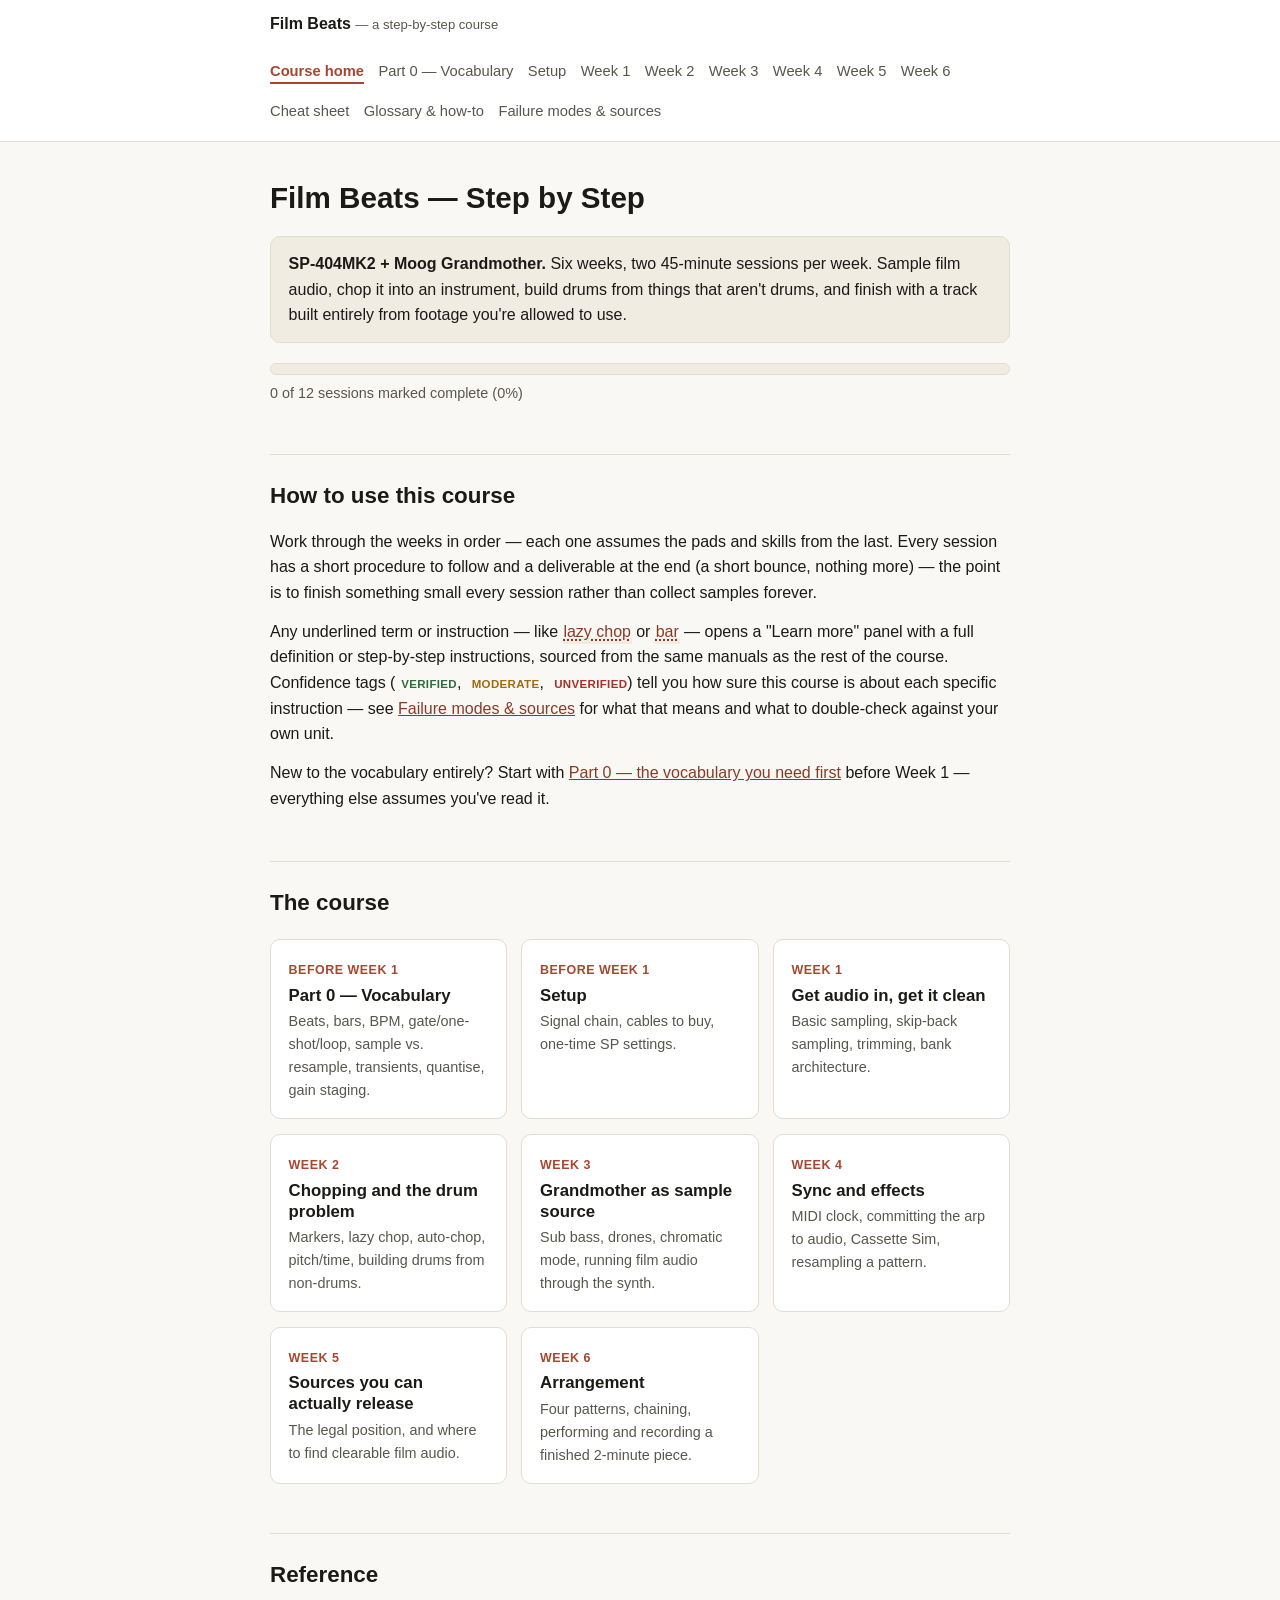
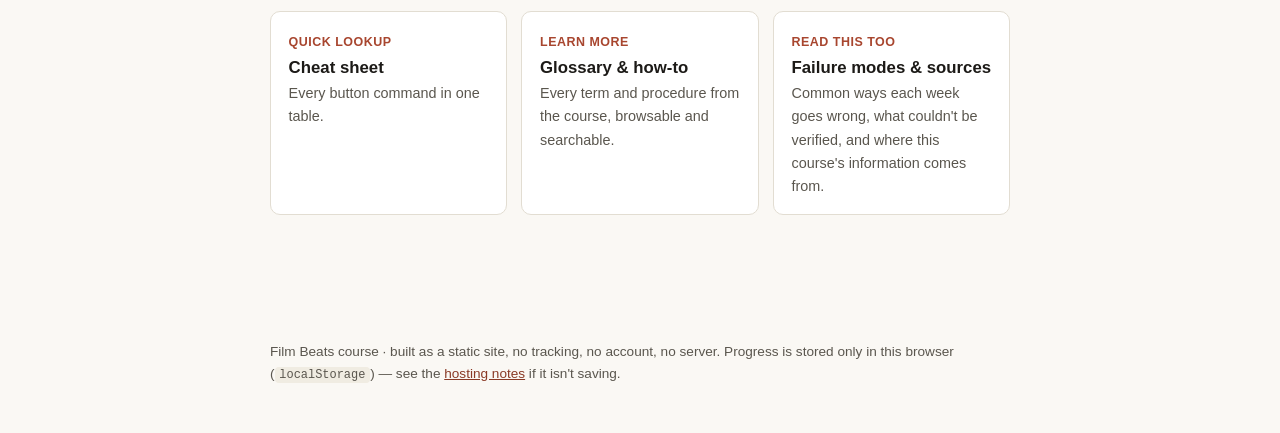
<file: film-beats-course/index.html>
<!doctype html>
<html lang="en">
<head>
<meta charset="UTF-8">
<title>Film Beats — a step-by-step course</title>
<meta name="viewport" content="width=device-width, initial-scale=1">
<meta name="description" content="A six-week, self-paced course for building sample-based beats from film audio on the SP-404MK2 and Moog Grandmother.">
<link rel="stylesheet" href="css/style.css">
<script src="js/reference-data.js" defer></script>
<script src="js/app.js" defer></script>
</head>
<body>
<nav id="site-nav"></nav>
<main>

<h1>Film Beats — Step by Step</h1>
<p class="callout tip"><strong>SP-404MK2 + Moog Grandmother.</strong> Six weeks, two 45-minute sessions per week. Sample film audio, chop it into an instrument, build drums from things that aren't drums, and finish with a track built entirely from footage you're allowed to use.</p>

<div id="progress-summary"></div>

<h2>How to use this course</h2>
<p>Work through the weeks in order — each one assumes the pads and skills from the last. Every session has a short procedure to follow and a deliverable at the end (a short bounce, nothing more) — the point is to finish something small every session rather than collect samples forever.</p>
<p>Any underlined term or instruction — like <button class="term" data-ref="lazy-chop">lazy chop</button> or <button class="term" data-ref="bar">bar</button> — opens a "Learn more" panel with a full definition or step-by-step instructions, sourced from the same manuals as the rest of the course. Confidence tags (<span class="conf-tag verified">verified</span>, <span class="conf-tag moderate">moderate</span>, <span class="conf-tag unverified">unverified</span>) tell you how sure this course is about each specific instruction — see <a href="pages/notes.html">Failure modes &amp; sources</a> for what that means and what to double-check against your own unit.</p>
<p>New to the vocabulary entirely? Start with <a href="pages/part0.html">Part 0 — the vocabulary you need first</a> before Week 1 — everything else assumes you've read it.</p>

<h2>The course</h2>
<div class="week-grid">
  <a class="week-card" href="pages/part0.html">
    <span class="eyebrow">Before Week 1</span>
    <h3>Part 0 — Vocabulary</h3>
    <p>Beats, bars, BPM, gate/one-shot/loop, sample vs. resample, transients, quantise, gain staging.</p>
  </a>
  <a class="week-card" href="pages/setup.html">
    <span class="eyebrow">Before Week 1</span>
    <h3>Setup</h3>
    <p>Signal chain, cables to buy, one-time SP settings.</p>
  </a>
  <a class="week-card" href="pages/week1.html">
    <span class="eyebrow">Week 1</span>
    <h3>Get audio in, get it clean</h3>
    <p>Basic sampling, skip-back sampling, trimming, bank architecture.</p>
  </a>
  <a class="week-card" href="pages/week2.html">
    <span class="eyebrow">Week 2</span>
    <h3>Chopping and the drum problem</h3>
    <p>Markers, lazy chop, auto-chop, pitch/time, building drums from non-drums.</p>
  </a>
  <a class="week-card" href="pages/week3.html">
    <span class="eyebrow">Week 3</span>
    <h3>Grandmother as sample source</h3>
    <p>Sub bass, drones, chromatic mode, running film audio through the synth.</p>
  </a>
  <a class="week-card" href="pages/week4.html">
    <span class="eyebrow">Week 4</span>
    <h3>Sync and effects</h3>
    <p>MIDI clock, committing the arp to audio, Cassette Sim, resampling a pattern.</p>
  </a>
  <a class="week-card" href="pages/week5.html">
    <span class="eyebrow">Week 5</span>
    <h3>Sources you can actually release</h3>
    <p>The legal position, and where to find clearable film audio.</p>
  </a>
  <a class="week-card" href="pages/week6.html">
    <span class="eyebrow">Week 6</span>
    <h3>Arrangement</h3>
    <p>Four patterns, chaining, performing and recording a finished 2-minute piece.</p>
  </a>
</div>

<h2>Reference</h2>
<div class="week-grid">
  <a class="week-card" href="pages/cheatsheet.html">
    <span class="eyebrow">Quick lookup</span>
    <h3>Cheat sheet</h3>
    <p>Every button command in one table.</p>
  </a>
  <a class="week-card" href="pages/reference.html">
    <span class="eyebrow">Learn more</span>
    <h3>Glossary &amp; how-to</h3>
    <p>Every term and procedure from the course, browsable and searchable.</p>
  </a>
  <a class="week-card" href="pages/notes.html">
    <span class="eyebrow">Read this too</span>
    <h3>Failure modes &amp; sources</h3>
    <p>Common ways each week goes wrong, what couldn't be verified, and where this course's information comes from.</p>
  </a>
</div>

</main>
<footer class="site-footer">
  Film Beats course · built as a static site, no tracking, no account, no server. Progress is stored only in this browser (<code>localStorage</code>) — see the <a href="pages/notes.html#hosting">hosting notes</a> if it isn't saving.
</footer>
</body>
</html>
</file>
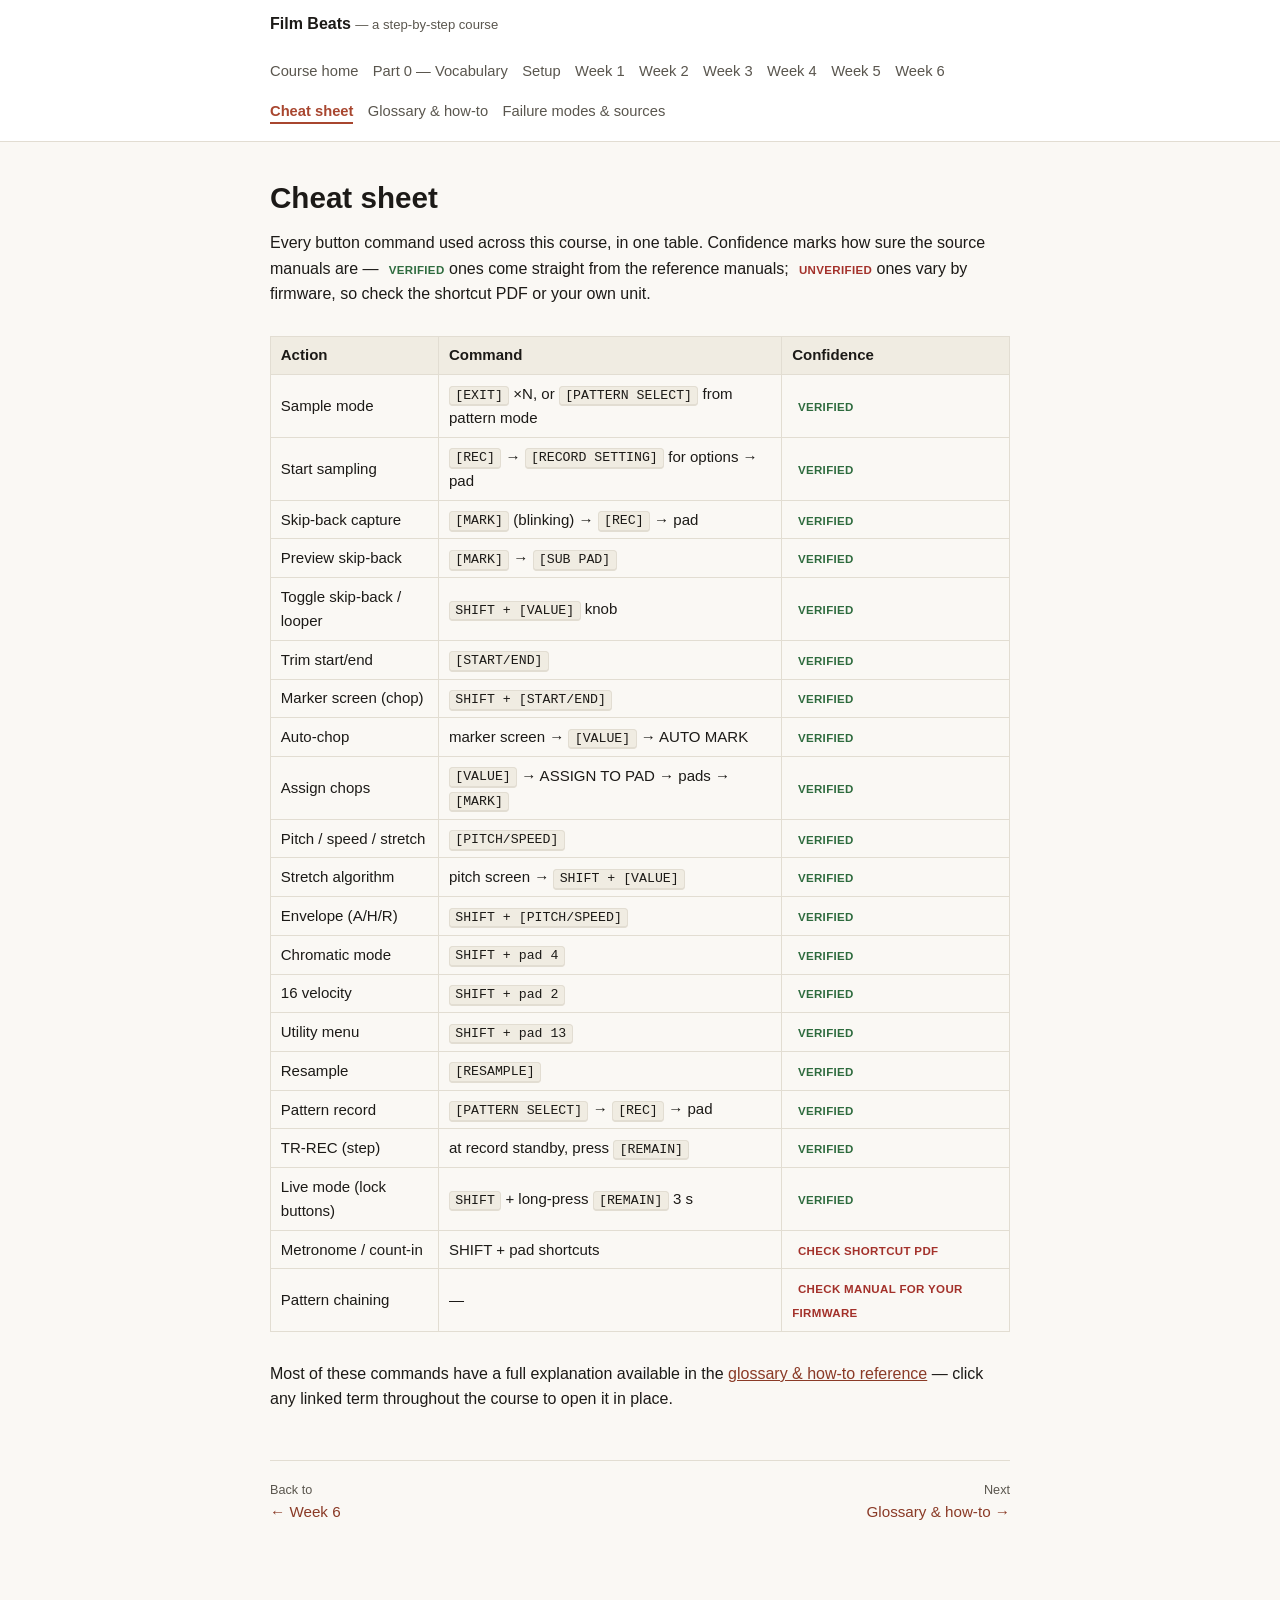
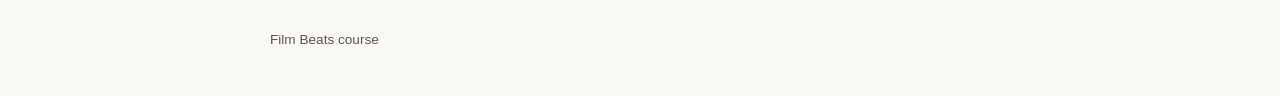
<file: film-beats-course/pages/cheatsheet.html>
<!doctype html>
<html lang="en">
<head>
<meta charset="UTF-8">
<title>Cheat sheet | Film Beats</title>
<meta name="viewport" content="width=device-width, initial-scale=1">
<link rel="stylesheet" href="../css/style.css">
<script src="../js/reference-data.js" defer></script>
<script src="../js/app.js" defer></script>
</head>
<body>
<nav id="site-nav"></nav>
<main>

<h1>Cheat sheet</h1>
<p>Every button command used across this course, in one table. Confidence marks how sure the source manuals are — <span class="conf-tag verified">verified</span> ones come straight from the reference manuals; <span class="conf-tag unverified">unverified</span> ones vary by firmware, so check the shortcut PDF or your own unit.</p>

<div class="table-scroll">
<table>
<thead><tr><th>Action</th><th>Command</th><th>Confidence</th></tr></thead>
<tbody>
<tr><td>Sample mode</td><td><kbd>[EXIT]</kbd> ×N, or <kbd>[PATTERN SELECT]</kbd> from pattern mode</td><td><span class="conf-tag verified">verified</span></td></tr>
<tr><td>Start sampling</td><td><kbd>[REC]</kbd> &rarr; <kbd>[RECORD SETTING]</kbd> for options &rarr; pad</td><td><span class="conf-tag verified">verified</span></td></tr>
<tr><td>Skip-back capture</td><td><kbd>[MARK]</kbd> (blinking) &rarr; <kbd>[REC]</kbd> &rarr; pad</td><td><span class="conf-tag verified">verified</span></td></tr>
<tr><td>Preview skip-back</td><td><kbd>[MARK]</kbd> &rarr; <kbd>[SUB PAD]</kbd></td><td><span class="conf-tag verified">verified</span></td></tr>
<tr><td>Toggle skip-back / looper</td><td><kbd>SHIFT + [VALUE]</kbd> knob</td><td><span class="conf-tag verified">verified</span></td></tr>
<tr><td>Trim start/end</td><td><kbd>[START/END]</kbd></td><td><span class="conf-tag verified">verified</span></td></tr>
<tr><td>Marker screen (chop)</td><td><kbd>SHIFT + [START/END]</kbd></td><td><span class="conf-tag verified">verified</span></td></tr>
<tr><td>Auto-chop</td><td>marker screen &rarr; <kbd>[VALUE]</kbd> &rarr; AUTO MARK</td><td><span class="conf-tag verified">verified</span></td></tr>
<tr><td>Assign chops</td><td><kbd>[VALUE]</kbd> &rarr; ASSIGN TO PAD &rarr; pads &rarr; <kbd>[MARK]</kbd></td><td><span class="conf-tag verified">verified</span></td></tr>
<tr><td>Pitch / speed / stretch</td><td><kbd>[PITCH/SPEED]</kbd></td><td><span class="conf-tag verified">verified</span></td></tr>
<tr><td>Stretch algorithm</td><td>pitch screen &rarr; <kbd>SHIFT + [VALUE]</kbd></td><td><span class="conf-tag verified">verified</span></td></tr>
<tr><td>Envelope (A/H/R)</td><td><kbd>SHIFT + [PITCH/SPEED]</kbd></td><td><span class="conf-tag verified">verified</span></td></tr>
<tr><td>Chromatic mode</td><td><kbd>SHIFT + pad 4</kbd></td><td><span class="conf-tag verified">verified</span></td></tr>
<tr><td>16 velocity</td><td><kbd>SHIFT + pad 2</kbd></td><td><span class="conf-tag verified">verified</span></td></tr>
<tr><td>Utility menu</td><td><kbd>SHIFT + pad 13</kbd></td><td><span class="conf-tag verified">verified</span></td></tr>
<tr><td>Resample</td><td><kbd>[RESAMPLE]</kbd></td><td><span class="conf-tag verified">verified</span></td></tr>
<tr><td>Pattern record</td><td><kbd>[PATTERN SELECT]</kbd> &rarr; <kbd>[REC]</kbd> &rarr; pad</td><td><span class="conf-tag verified">verified</span></td></tr>
<tr><td>TR-REC (step)</td><td>at record standby, press <kbd>[REMAIN]</kbd></td><td><span class="conf-tag verified">verified</span></td></tr>
<tr><td>Live mode (lock buttons)</td><td><kbd>SHIFT</kbd> + long-press <kbd>[REMAIN]</kbd> 3 s</td><td><span class="conf-tag verified">verified</span></td></tr>
<tr><td>Metronome / count-in</td><td>SHIFT + pad shortcuts</td><td><span class="conf-tag unverified">check shortcut PDF</span></td></tr>
<tr><td>Pattern chaining</td><td>&mdash;</td><td><span class="conf-tag unverified">check manual for your firmware</span></td></tr>
</tbody>
</table>
</div>

<p>Most of these commands have a full explanation available in the <a href="reference.html">glossary &amp; how-to reference</a> — click any linked term throughout the course to open it in place.</p>

<div class="page-nav">
  <a class="prev" href="week6.html"><small>Back to</small>&larr; Week 6</a>
  <a class="next" href="reference.html"><small>Next</small>Glossary &amp; how-to &rarr;</a>
</div>

</main>
<footer class="site-footer">Film Beats course</footer>
</body>
</html>
</file>
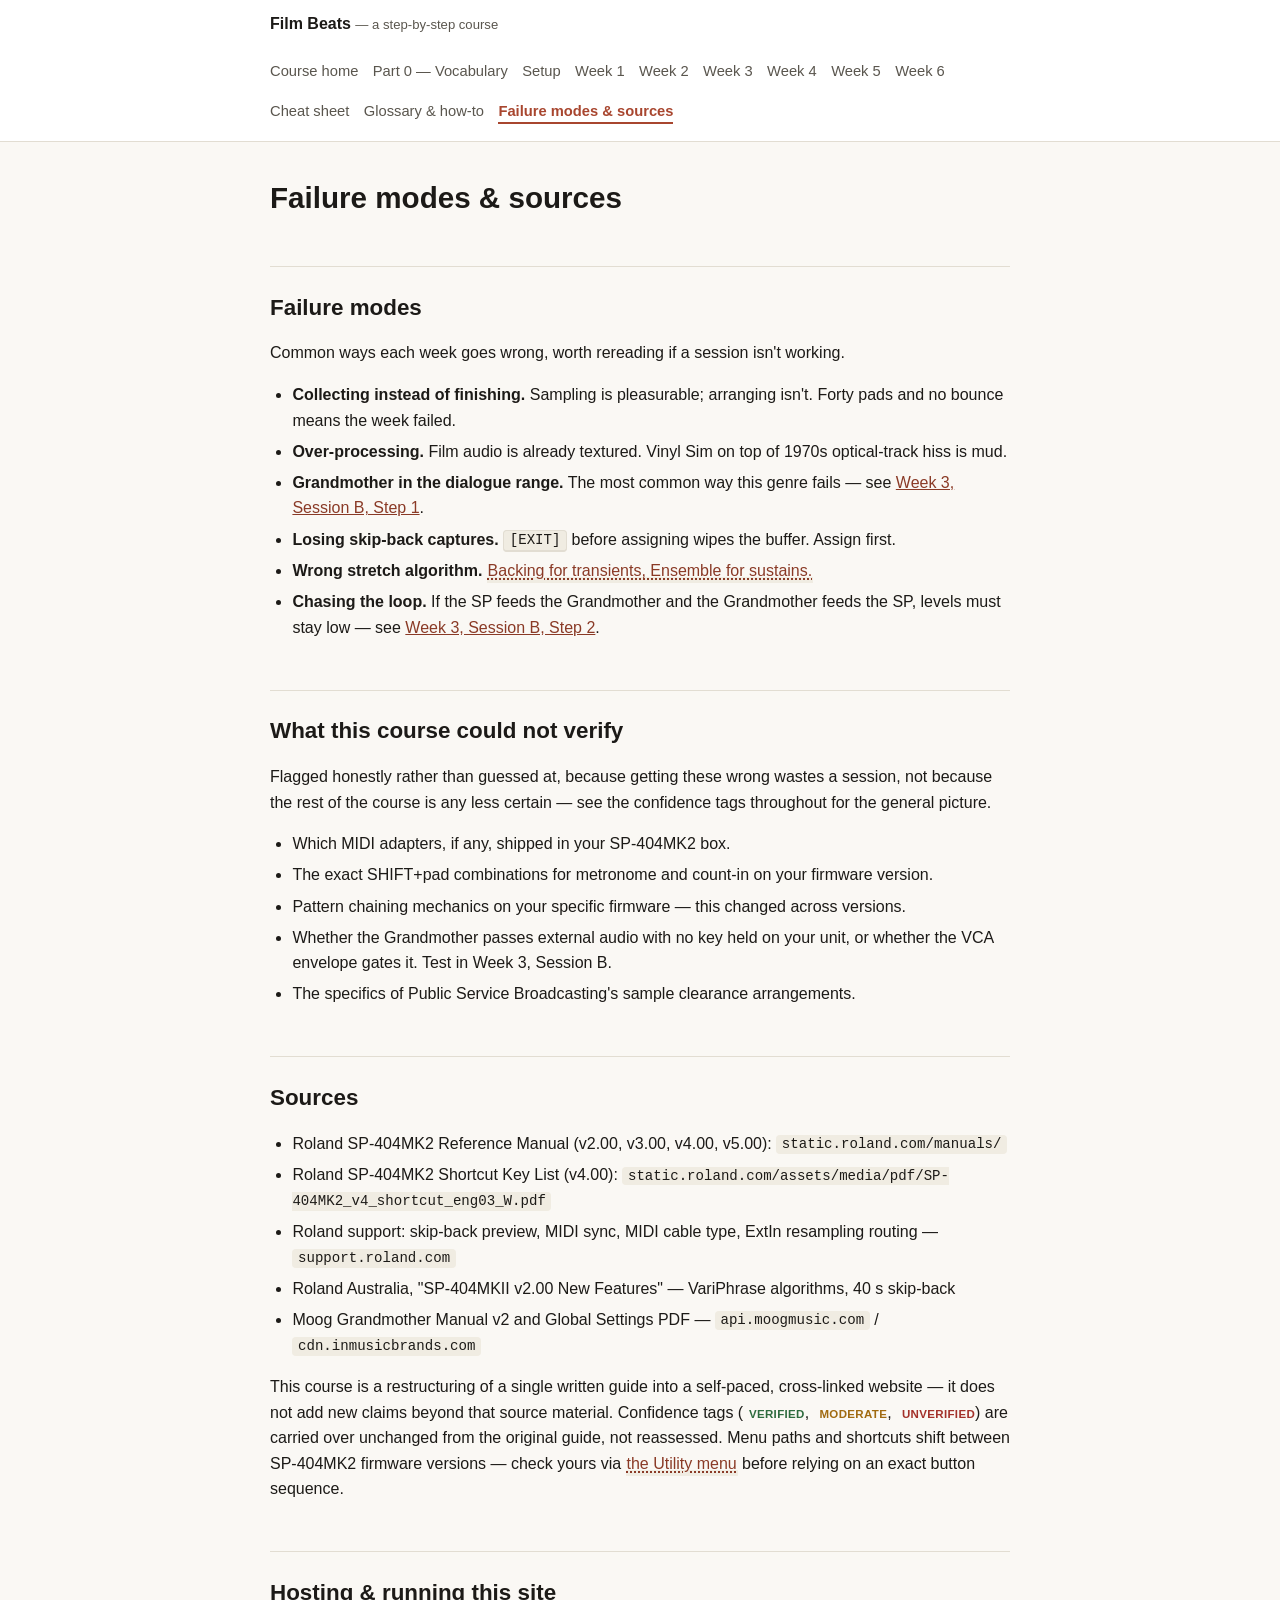
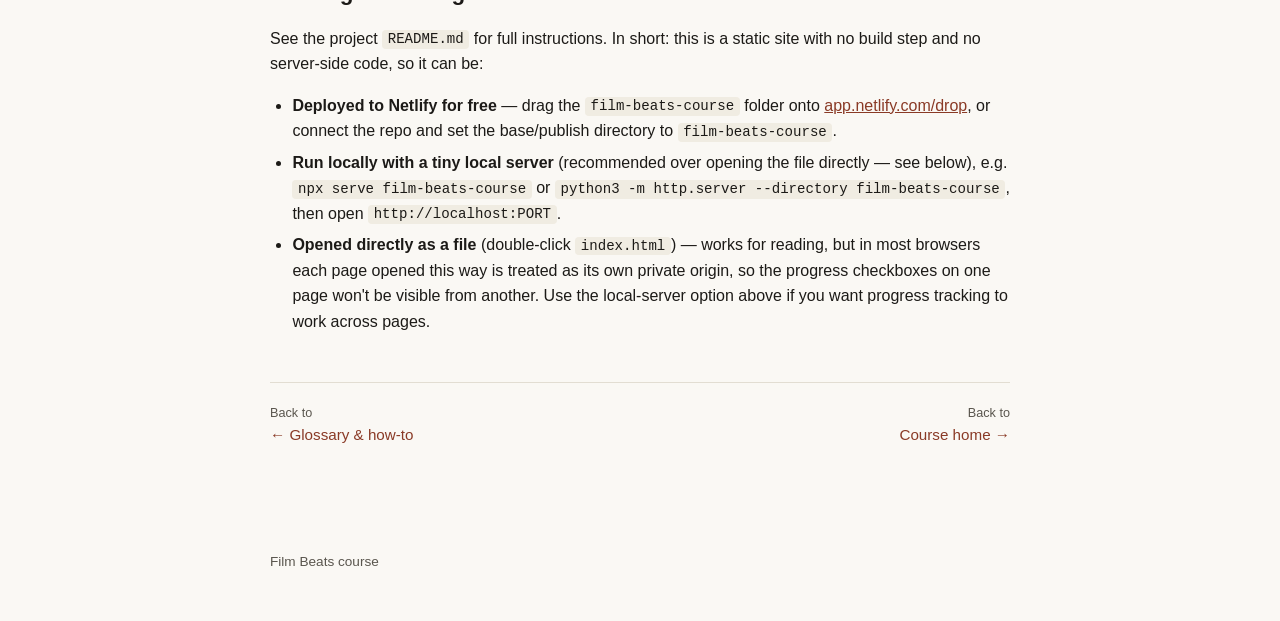
<file: film-beats-course/pages/notes.html>
<!doctype html>
<html lang="en">
<head>
<meta charset="UTF-8">
<title>Failure modes & sources | Film Beats</title>
<meta name="viewport" content="width=device-width, initial-scale=1">
<link rel="stylesheet" href="../css/style.css">
<script src="../js/reference-data.js" defer></script>
<script src="../js/app.js" defer></script>
</head>
<body>
<nav id="site-nav"></nav>
<main>

<h1>Failure modes &amp; sources</h1>

<h2>Failure modes</h2>
<p>Common ways each week goes wrong, worth rereading if a session isn't working.</p>
<ul>
  <li><strong>Collecting instead of finishing.</strong> Sampling is pleasurable; arranging isn't. Forty pads and no bounce means the week failed.</li>
  <li><strong>Over-processing.</strong> Film audio is already textured. Vinyl Sim on top of 1970s optical-track hiss is mud.</li>
  <li><strong>Grandmother in the dialogue range.</strong> The most common way this genre fails — see <a href="week3.html">Week 3, Session B, Step 1</a>.</li>
  <li><strong>Losing skip-back captures.</strong> <kbd>[EXIT]</kbd> before assigning wipes the buffer. Assign first.</li>
  <li><strong>Wrong stretch algorithm.</strong> <button class="term" data-ref="stretch-algorithm">Backing for transients, Ensemble for sustains.</button></li>
  <li><strong>Chasing the loop.</strong> If the SP feeds the Grandmother and the Grandmother feeds the SP, levels must stay low — see <a href="week3.html">Week 3, Session B, Step 2</a>.</li>
</ul>

<h2>What this course could not verify</h2>
<p>Flagged honestly rather than guessed at, because getting these wrong wastes a session, not because the rest of the course is any less certain — see the confidence tags throughout for the general picture.</p>
<ul>
  <li>Which MIDI adapters, if any, shipped in your SP-404MK2 box.</li>
  <li>The exact SHIFT+pad combinations for metronome and count-in on your firmware version.</li>
  <li>Pattern chaining mechanics on your specific firmware — this changed across versions.</li>
  <li>Whether the Grandmother passes external audio with no key held on your unit, or whether the VCA envelope gates it. Test in Week 3, Session B.</li>
  <li>The specifics of Public Service Broadcasting's sample clearance arrangements.</li>
</ul>

<h2>Sources</h2>
<ul>
  <li>Roland SP-404MK2 Reference Manual (v2.00, v3.00, v4.00, v5.00): <code>static.roland.com/manuals/</code></li>
  <li>Roland SP-404MK2 Shortcut Key List (v4.00): <code>static.roland.com/assets/media/pdf/SP-404MK2_v4_shortcut_eng03_W.pdf</code></li>
  <li>Roland support: skip-back preview, MIDI sync, MIDI cable type, ExtIn resampling routing — <code>support.roland.com</code></li>
  <li>Roland Australia, "SP-404MKII v2.00 New Features" — VariPhrase algorithms, 40 s skip-back</li>
  <li>Moog Grandmother Manual v2 and Global Settings PDF — <code>api.moogmusic.com</code> / <code>cdn.inmusicbrands.com</code></li>
</ul>
<p>This course is a restructuring of a single written guide into a self-paced, cross-linked website — it does not add new claims beyond that source material. Confidence tags (<span class="conf-tag verified">verified</span>, <span class="conf-tag moderate">moderate</span>, <span class="conf-tag unverified">unverified</span>) are carried over unchanged from the original guide, not reassessed. Menu paths and shortcuts shift between SP-404MK2 firmware versions — check yours via <button class="term" data-ref="utility-menu">the Utility menu</button> before relying on an exact button sequence.</p>

<h2 id="hosting">Hosting &amp; running this site</h2>
<p>See the project <code>README.md</code> for full instructions. In short: this is a static site with no build step and no server-side code, so it can be:</p>
<ul>
  <li><strong>Deployed to Netlify for free</strong> — drag the <code>film-beats-course</code> folder onto <a href="https://app.netlify.com/drop" target="_blank" rel="noopener">app.netlify.com/drop</a>, or connect the repo and set the base/publish directory to <code>film-beats-course</code>.</li>
  <li><strong>Run locally with a tiny local server</strong> (recommended over opening the file directly — see below), e.g. <code>npx serve film-beats-course</code> or <code>python3 -m http.server --directory film-beats-course</code>, then open <code>http://localhost:PORT</code>.</li>
  <li><strong>Opened directly as a file</strong> (double-click <code>index.html</code>) — works for reading, but in most browsers each page opened this way is treated as its own private origin, so the progress checkboxes on one page won't be visible from another. Use the local-server option above if you want progress tracking to work across pages.</li>
</ul>

<div class="page-nav">
  <a class="prev" href="reference.html"><small>Back to</small>&larr; Glossary &amp; how-to</a>
  <a class="next" href="../index.html"><small>Back to</small>Course home &rarr;</a>
</div>

</main>
<footer class="site-footer">Film Beats course</footer>
</body>
</html>
</file>
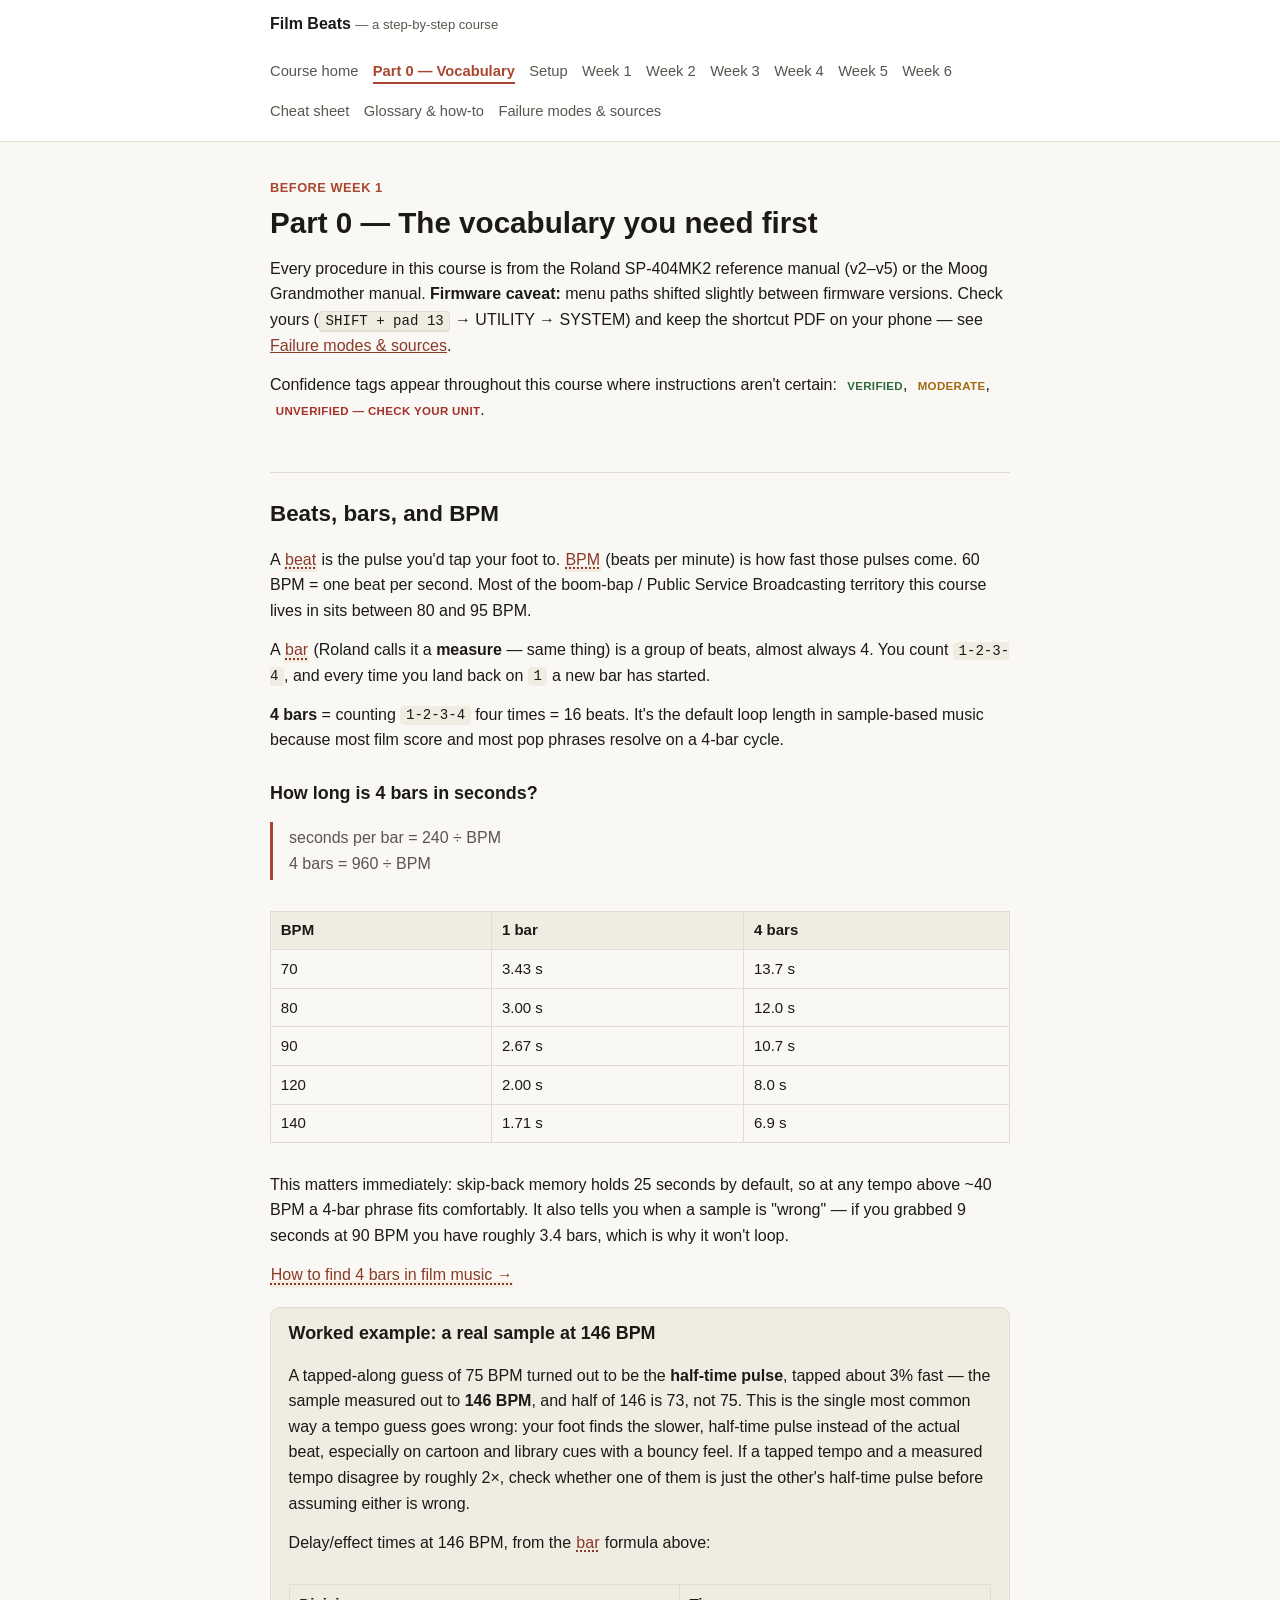
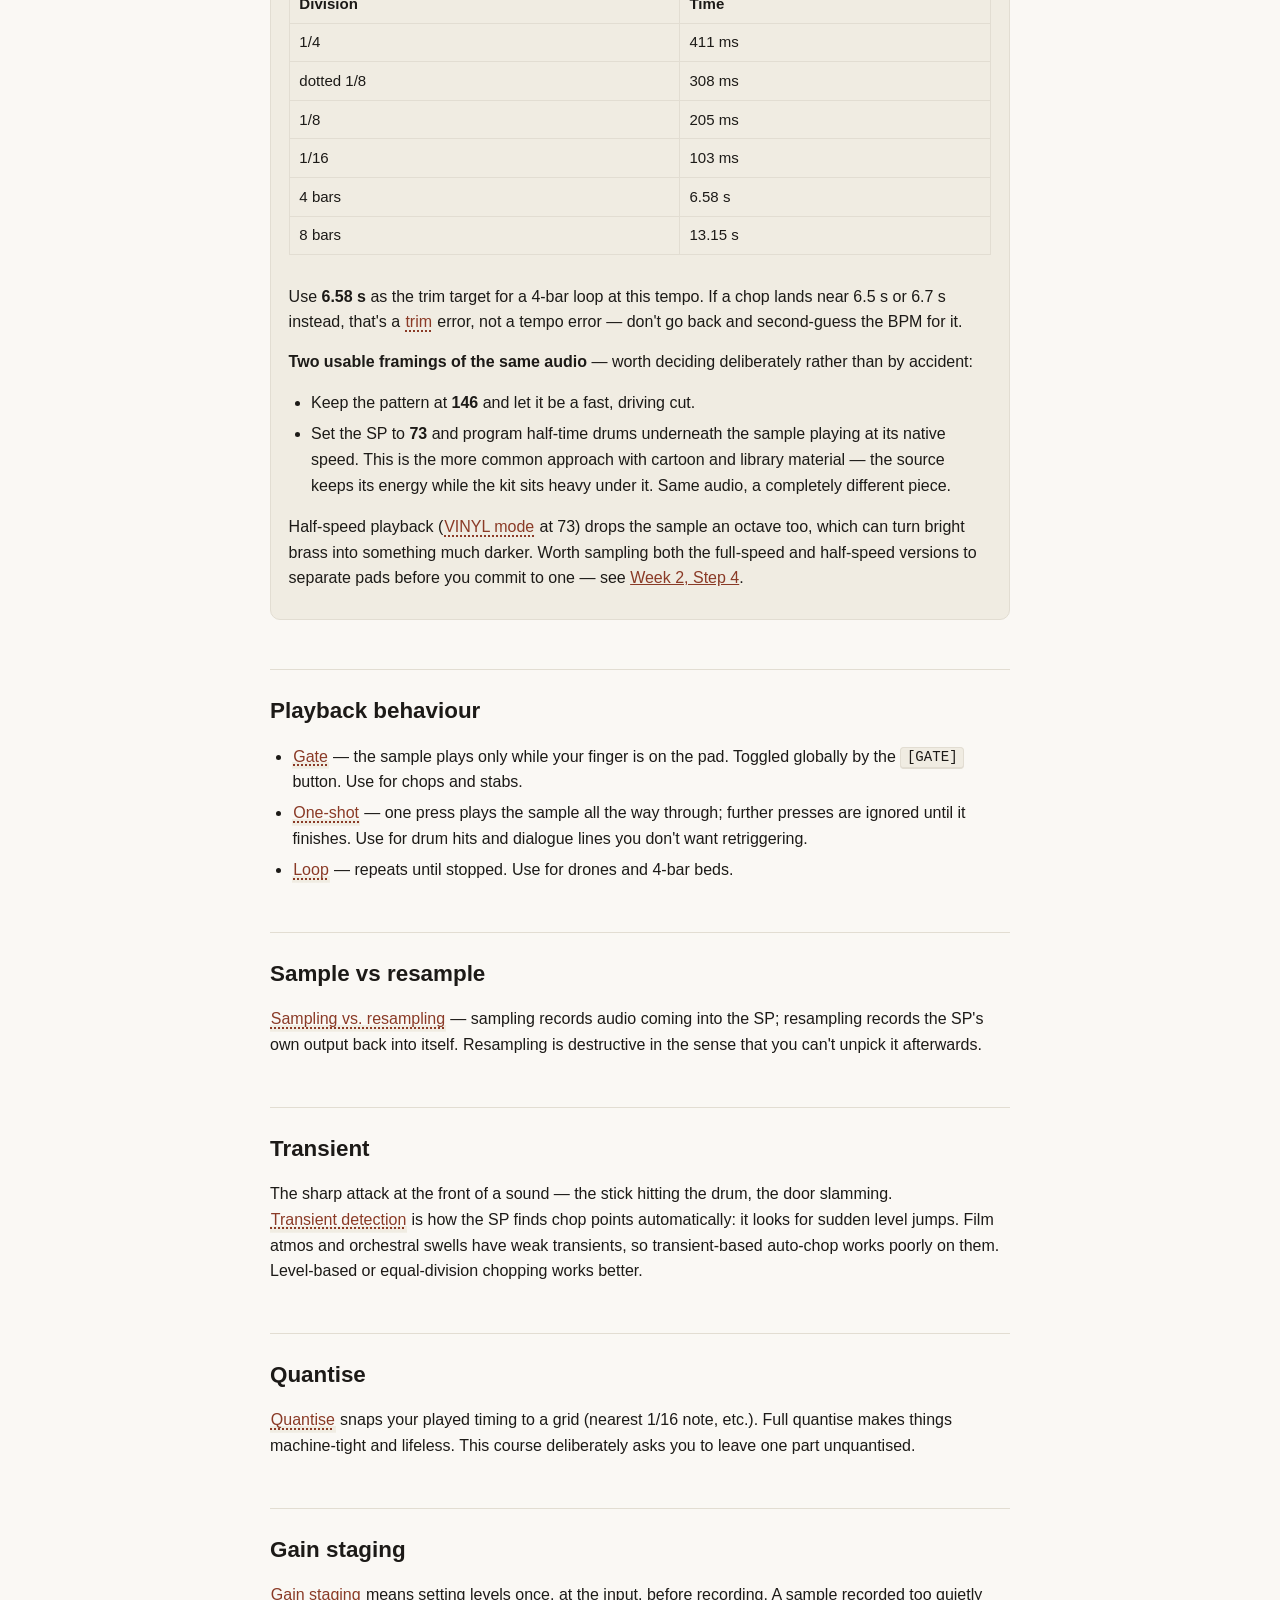
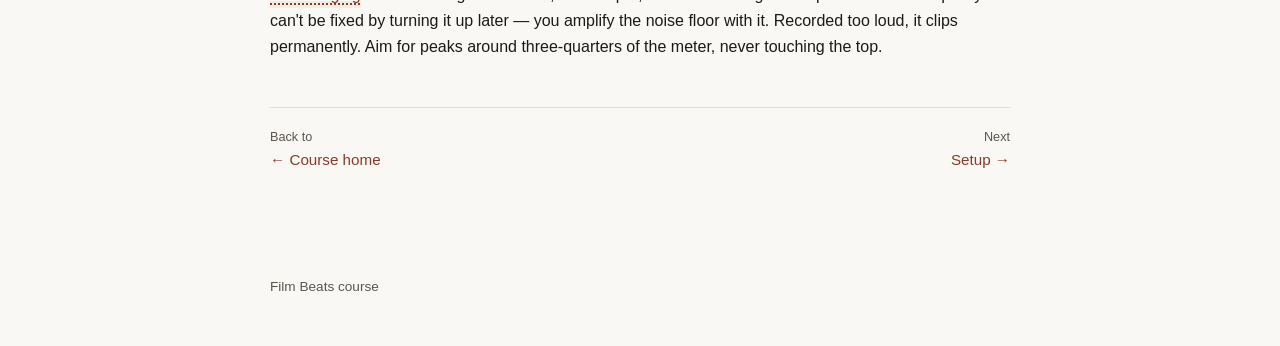
<file: film-beats-course/pages/part0.html>
<!doctype html>
<html lang="en">
<head>
<meta charset="UTF-8">
<title>Part 0 — Vocabulary | Film Beats</title>
<meta name="viewport" content="width=device-width, initial-scale=1">
<link rel="stylesheet" href="../css/style.css">
<script src="../js/reference-data.js" defer></script>
<script src="../js/app.js" defer></script>
</head>
<body>
<nav id="site-nav"></nav>
<main>

<span class="eyebrow" style="color:var(--accent);font-weight:700;text-transform:uppercase;font-size:0.8em;letter-spacing:0.04em;">Before Week 1</span>
<h1>Part 0 — The vocabulary you need first</h1>
<p>Every procedure in this course is from the Roland SP-404MK2 reference manual (v2–v5) or the Moog Grandmother manual. <strong>Firmware caveat:</strong> menu paths shifted slightly between firmware versions. Check yours (<kbd>SHIFT + pad 13</kbd> → UTILITY → SYSTEM) and keep the shortcut PDF on your phone — see <a href="notes.html">Failure modes &amp; sources</a>.</p>
<p>Confidence tags appear throughout this course where instructions aren't certain: <span class="conf-tag verified">verified</span>, <span class="conf-tag moderate">moderate</span>, <span class="conf-tag unverified">unverified — check your unit</span>.</p>

<h2>Beats, bars, and BPM</h2>
<p>A <button class="term" data-ref="beat">beat</button> is the pulse you'd tap your foot to. <button class="term" data-ref="bpm">BPM</button> (beats per minute) is how fast those pulses come. 60 BPM = one beat per second. Most of the boom-bap / Public Service Broadcasting territory this course lives in sits between 80 and 95 BPM.</p>
<p>A <button class="term" data-ref="bar">bar</button> (Roland calls it a <strong>measure</strong> — same thing) is a group of beats, almost always 4. You count <code>1-2-3-4</code>, and every time you land back on <code>1</code> a new bar has started.</p>
<p><strong>4 bars</strong> = counting <code>1-2-3-4</code> four times = 16 beats. It's the default loop length in sample-based music because most film score and most pop phrases resolve on a 4-bar cycle.</p>

<h3>How long is 4 bars in seconds?</h3>
<blockquote>
  seconds per bar = 240 ÷ BPM<br>
  4 bars = 960 ÷ BPM
</blockquote>
<div class="table-scroll">
<table>
<thead><tr><th>BPM</th><th>1 bar</th><th>4 bars</th></tr></thead>
<tbody>
<tr><td>70</td><td>3.43 s</td><td>13.7 s</td></tr>
<tr><td>80</td><td>3.00 s</td><td>12.0 s</td></tr>
<tr><td>90</td><td>2.67 s</td><td>10.7 s</td></tr>
<tr><td>120</td><td>2.00 s</td><td>8.0 s</td></tr>
<tr><td>140</td><td>1.71 s</td><td>6.9 s</td></tr>
</tbody>
</table>
</div>
<p>This matters immediately: skip-back memory holds 25 seconds by default, so at any tempo above ~40 BPM a 4-bar phrase fits comfortably. It also tells you when a sample is "wrong" — if you grabbed 9 seconds at 90 BPM you have roughly 3.4 bars, which is why it won't loop.</p>

<p><button class="term" data-ref="finding-4-bars">How to find 4 bars in film music &rarr;</button></p>

<div class="callout tip" id="worked-example">
  <h3 style="margin-top:0;">Worked example: a real sample at 146 BPM</h3>
  <p>A tapped-along guess of 75 BPM turned out to be the <strong>half-time pulse</strong>, tapped about 3% fast — the sample measured out to <strong>146 BPM</strong>, and half of 146 is 73, not 75. This is the single most common way a tempo guess goes wrong: your foot finds the slower, half-time pulse instead of the actual beat, especially on cartoon and library cues with a bouncy feel. If a tapped tempo and a measured tempo disagree by roughly 2×, check whether one of them is just the other's half-time pulse before assuming either is wrong.</p>
  <p>Delay/effect times at 146 BPM, from the <button class="term" data-ref="bar">bar</button> formula above:</p>
  <div class="table-scroll">
  <table>
    <thead><tr><th>Division</th><th>Time</th></tr></thead>
    <tbody>
      <tr><td>1/4</td><td>411 ms</td></tr>
      <tr><td>dotted 1/8</td><td>308 ms</td></tr>
      <tr><td>1/8</td><td>205 ms</td></tr>
      <tr><td>1/16</td><td>103 ms</td></tr>
      <tr><td>4 bars</td><td>6.58 s</td></tr>
      <tr><td>8 bars</td><td>13.15 s</td></tr>
    </tbody>
  </table>
  </div>
  <p>Use <strong>6.58 s</strong> as the trim target for a 4-bar loop at this tempo. If a chop lands near 6.5 s or 6.7 s instead, that's a <button class="term" data-ref="trim">trim</button> error, not a tempo error — don't go back and second-guess the BPM for it.</p>
  <p><strong>Two usable framings of the same audio</strong> — worth deciding deliberately rather than by accident:</p>
  <ul>
    <li>Keep the pattern at <strong>146</strong> and let it be a fast, driving cut.</li>
    <li>Set the SP to <strong>73</strong> and program half-time drums underneath the sample playing at its native speed. This is the more common approach with cartoon and library material — the source keeps its energy while the kit sits heavy under it. Same audio, a completely different piece.</li>
  </ul>
  <p>Half-speed playback (<button class="term" data-ref="vinyl-vari">VINYL mode</button> at 73) drops the sample an octave too, which can turn bright brass into something much darker. Worth sampling both the full-speed and half-speed versions to separate pads before you commit to one — see <a href="week2.html#pitch-and-time">Week 2, Step 4</a>.</p>
</div>

<h2>Playback behaviour</h2>
<ul>
  <li><button class="term" data-ref="gate">Gate</button> — the sample plays only while your finger is on the pad. Toggled globally by the <kbd>[GATE]</kbd> button. Use for chops and stabs.</li>
  <li><button class="term" data-ref="one-shot">One-shot</button> — one press plays the sample all the way through; further presses are ignored until it finishes. Use for drum hits and dialogue lines you don't want retriggering.</li>
  <li><button class="term" data-ref="loop-mode">Loop</button> — repeats until stopped. Use for drones and 4-bar beds.</li>
</ul>

<h2>Sample vs resample</h2>
<p><button class="term" data-ref="sample-resample">Sampling vs. resampling</button> — sampling records audio coming into the SP; resampling records the SP's own output back into itself. Resampling is destructive in the sense that you can't unpick it afterwards.</p>

<h2>Transient</h2>
<p>The sharp attack at the front of a sound — the stick hitting the drum, the door slamming. <button class="term" data-ref="transient">Transient detection</button> is how the SP finds chop points automatically: it looks for sudden level jumps. Film atmos and orchestral swells have weak transients, so transient-based auto-chop works poorly on them. Level-based or equal-division chopping works better.</p>

<h2>Quantise</h2>
<p><button class="term" data-ref="quantise">Quantise</button> snaps your played timing to a grid (nearest 1/16 note, etc.). Full quantise makes things machine-tight and lifeless. This course deliberately asks you to leave one part unquantised.</p>

<h2>Gain staging</h2>
<p><button class="term" data-ref="gain-staging">Gain staging</button> means setting levels once, at the input, before recording. A sample recorded too quietly can't be fixed by turning it up later — you amplify the noise floor with it. Recorded too loud, it clips permanently. Aim for peaks around three-quarters of the meter, never touching the top.</p>

<div class="page-nav">
  <a class="prev" href="../index.html"><small>Back to</small>&larr; Course home</a>
  <a class="next" href="setup.html"><small>Next</small>Setup &rarr;</a>
</div>

</main>
<footer class="site-footer">Film Beats course</footer>
</body>
</html>
</file>
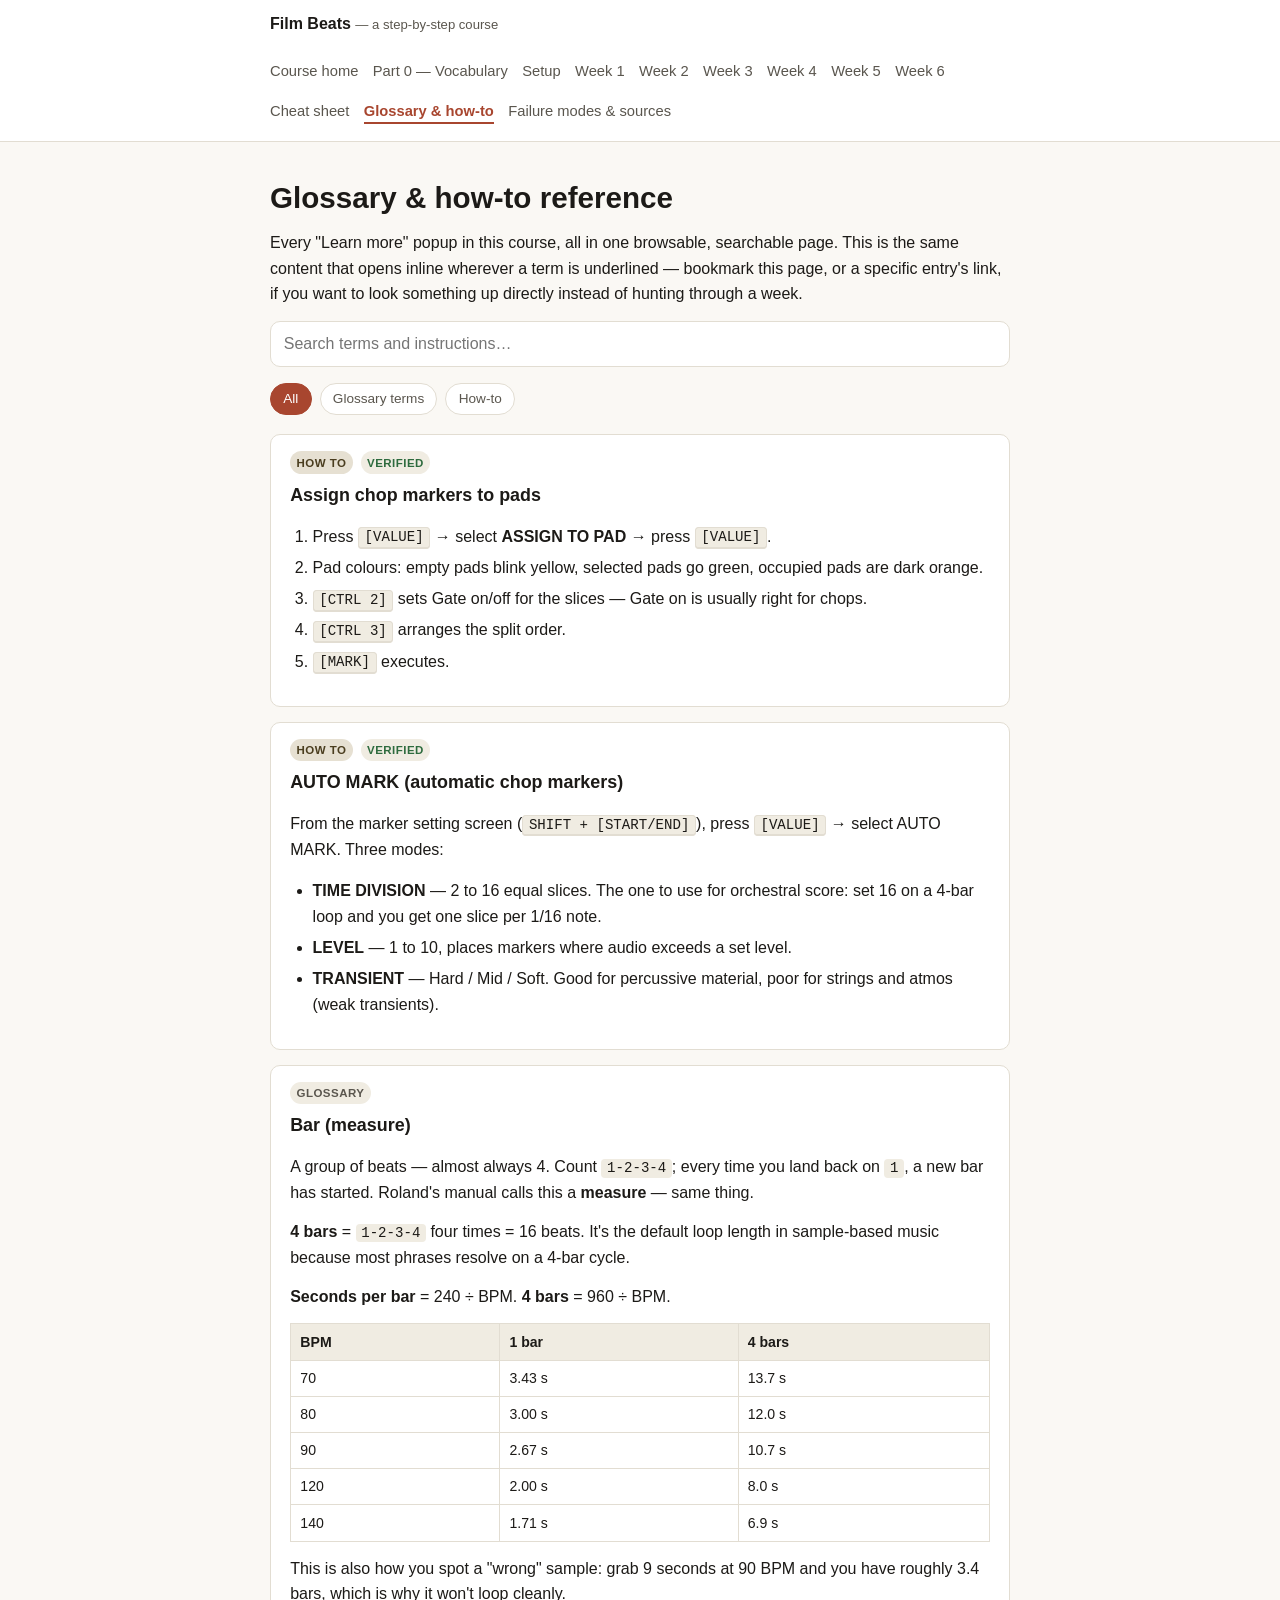
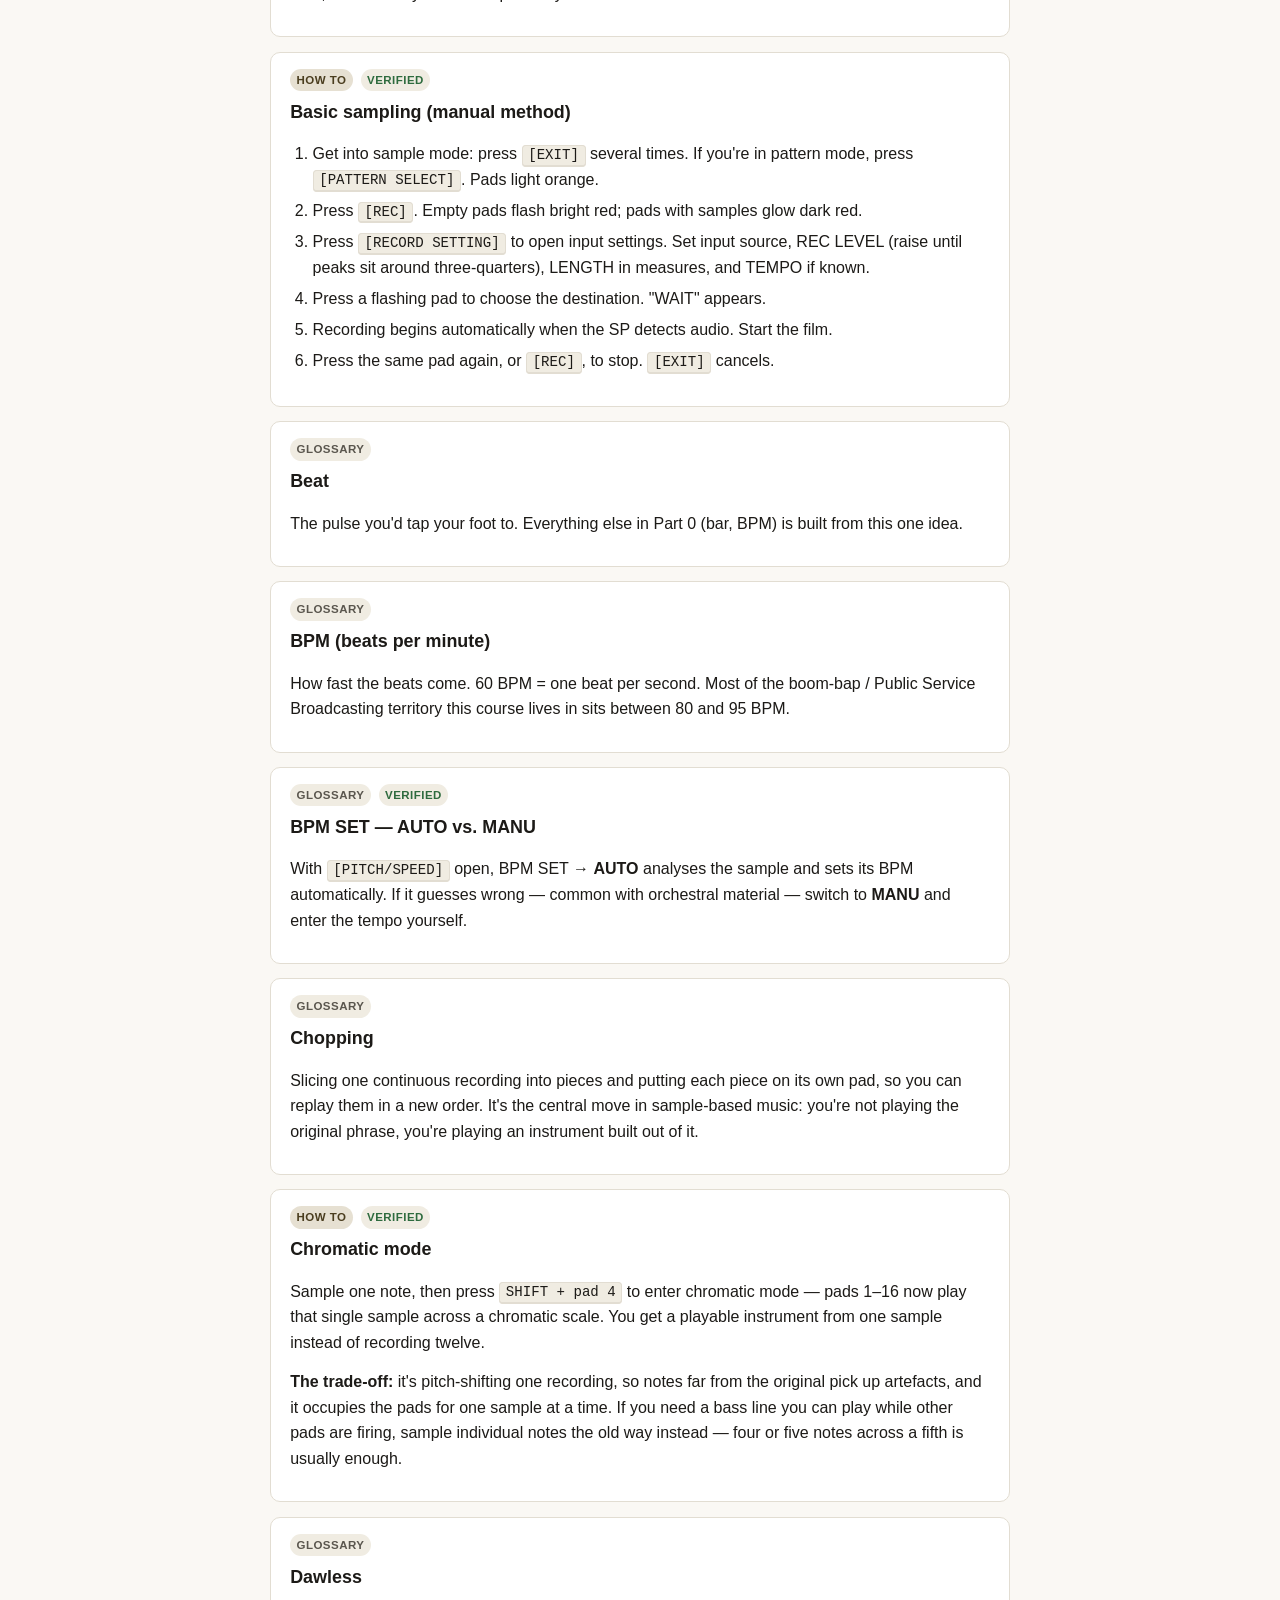
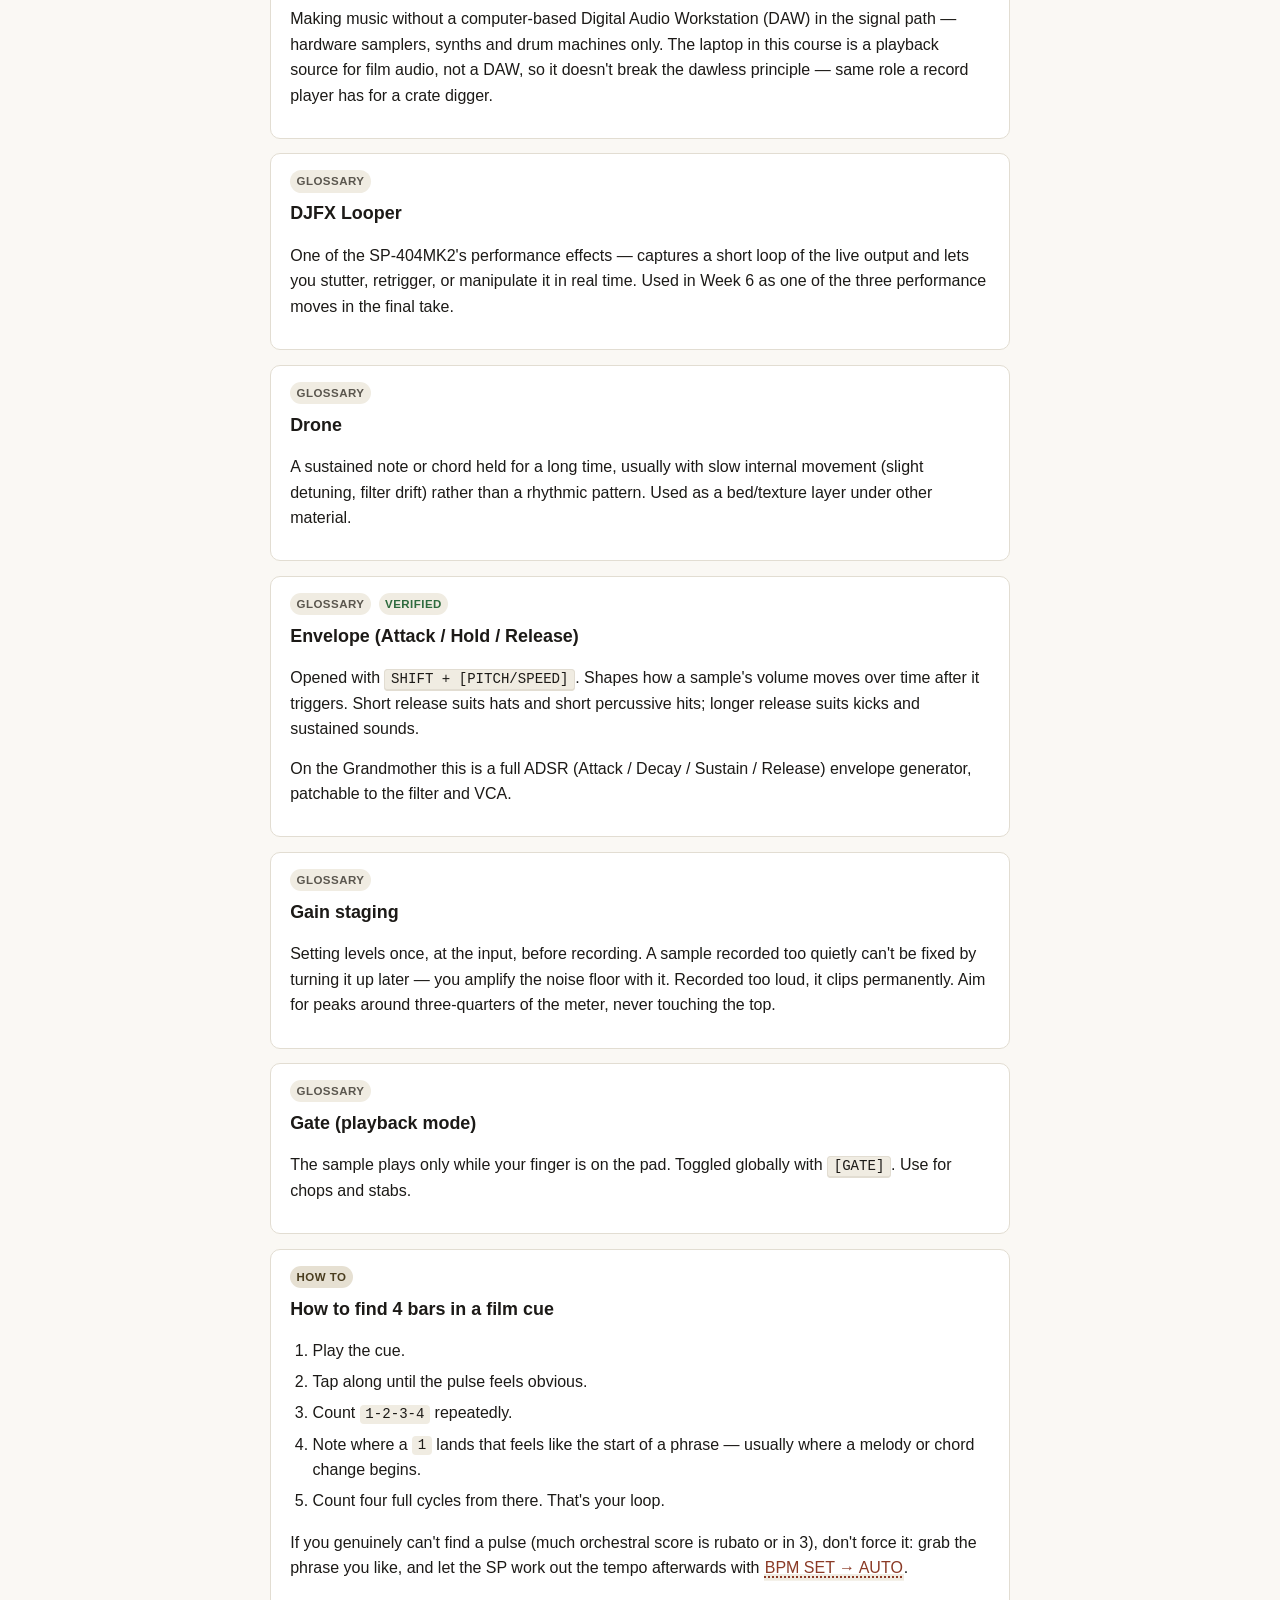
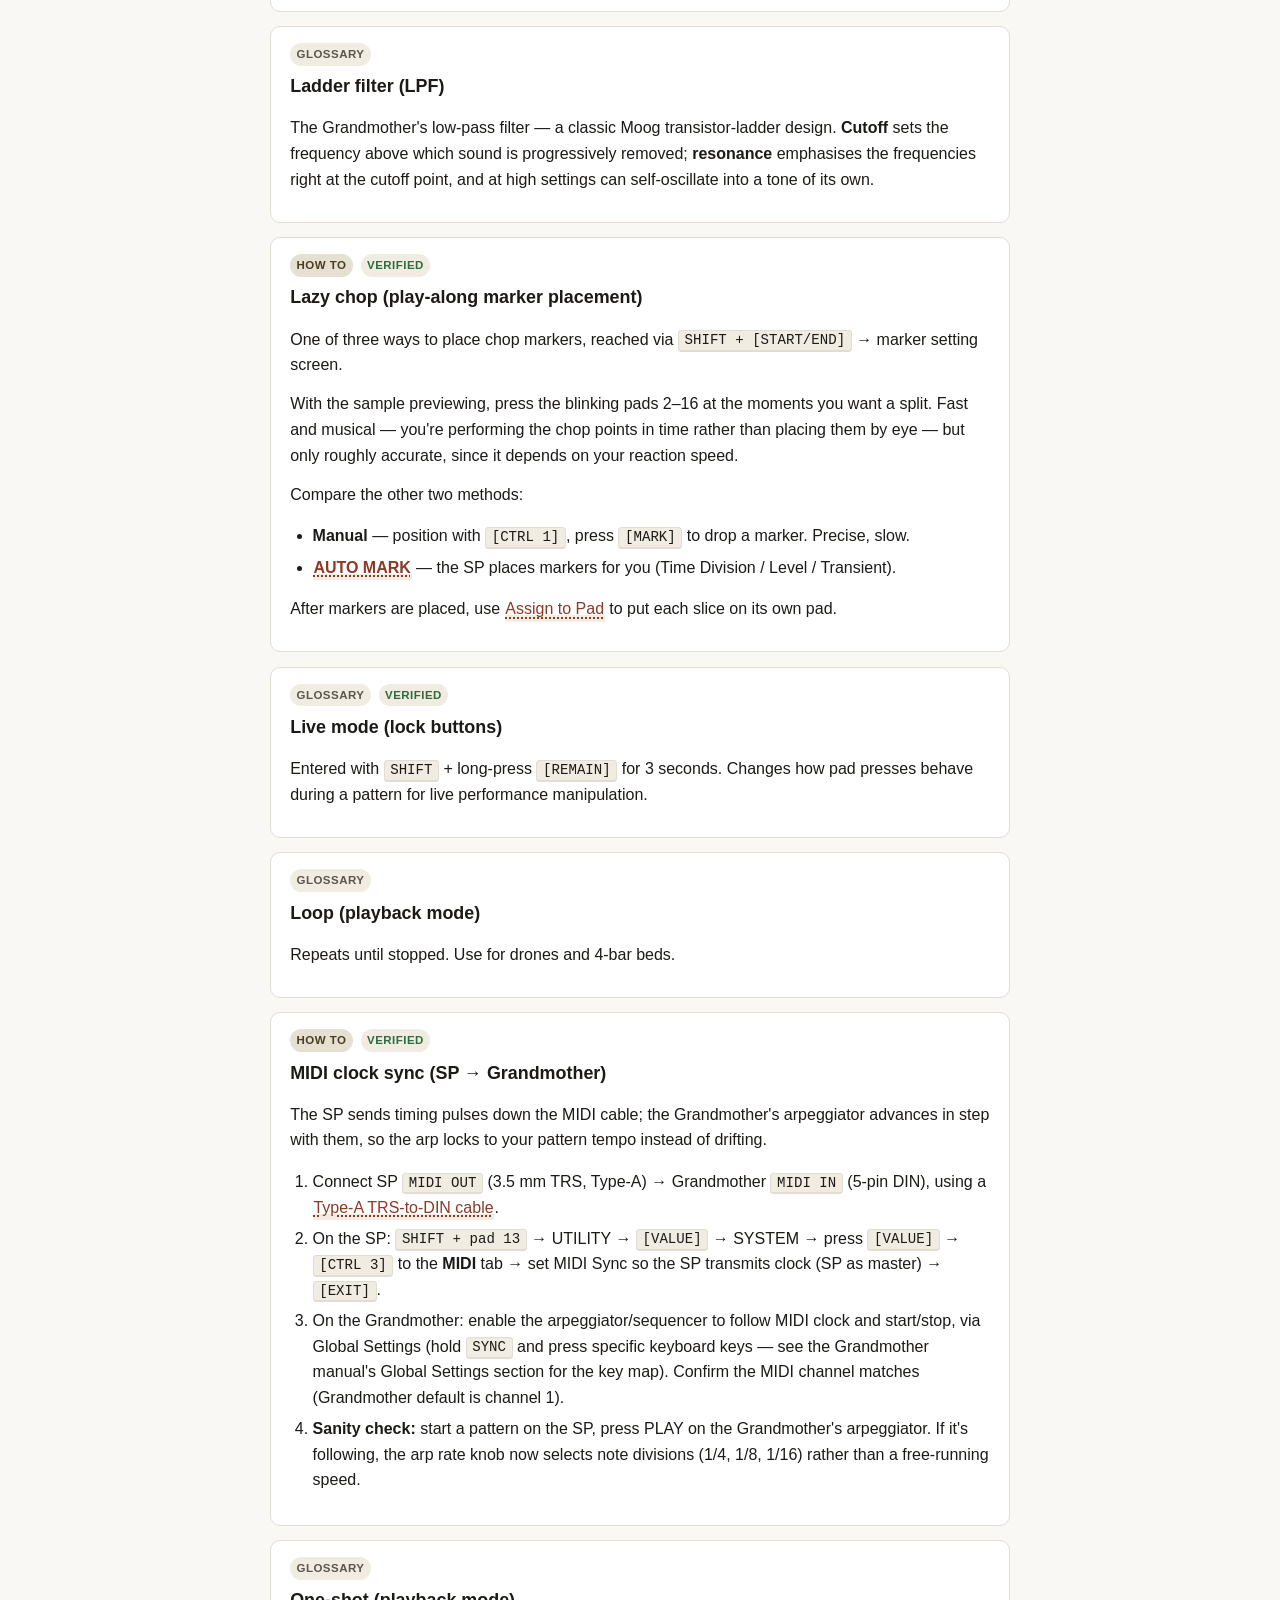
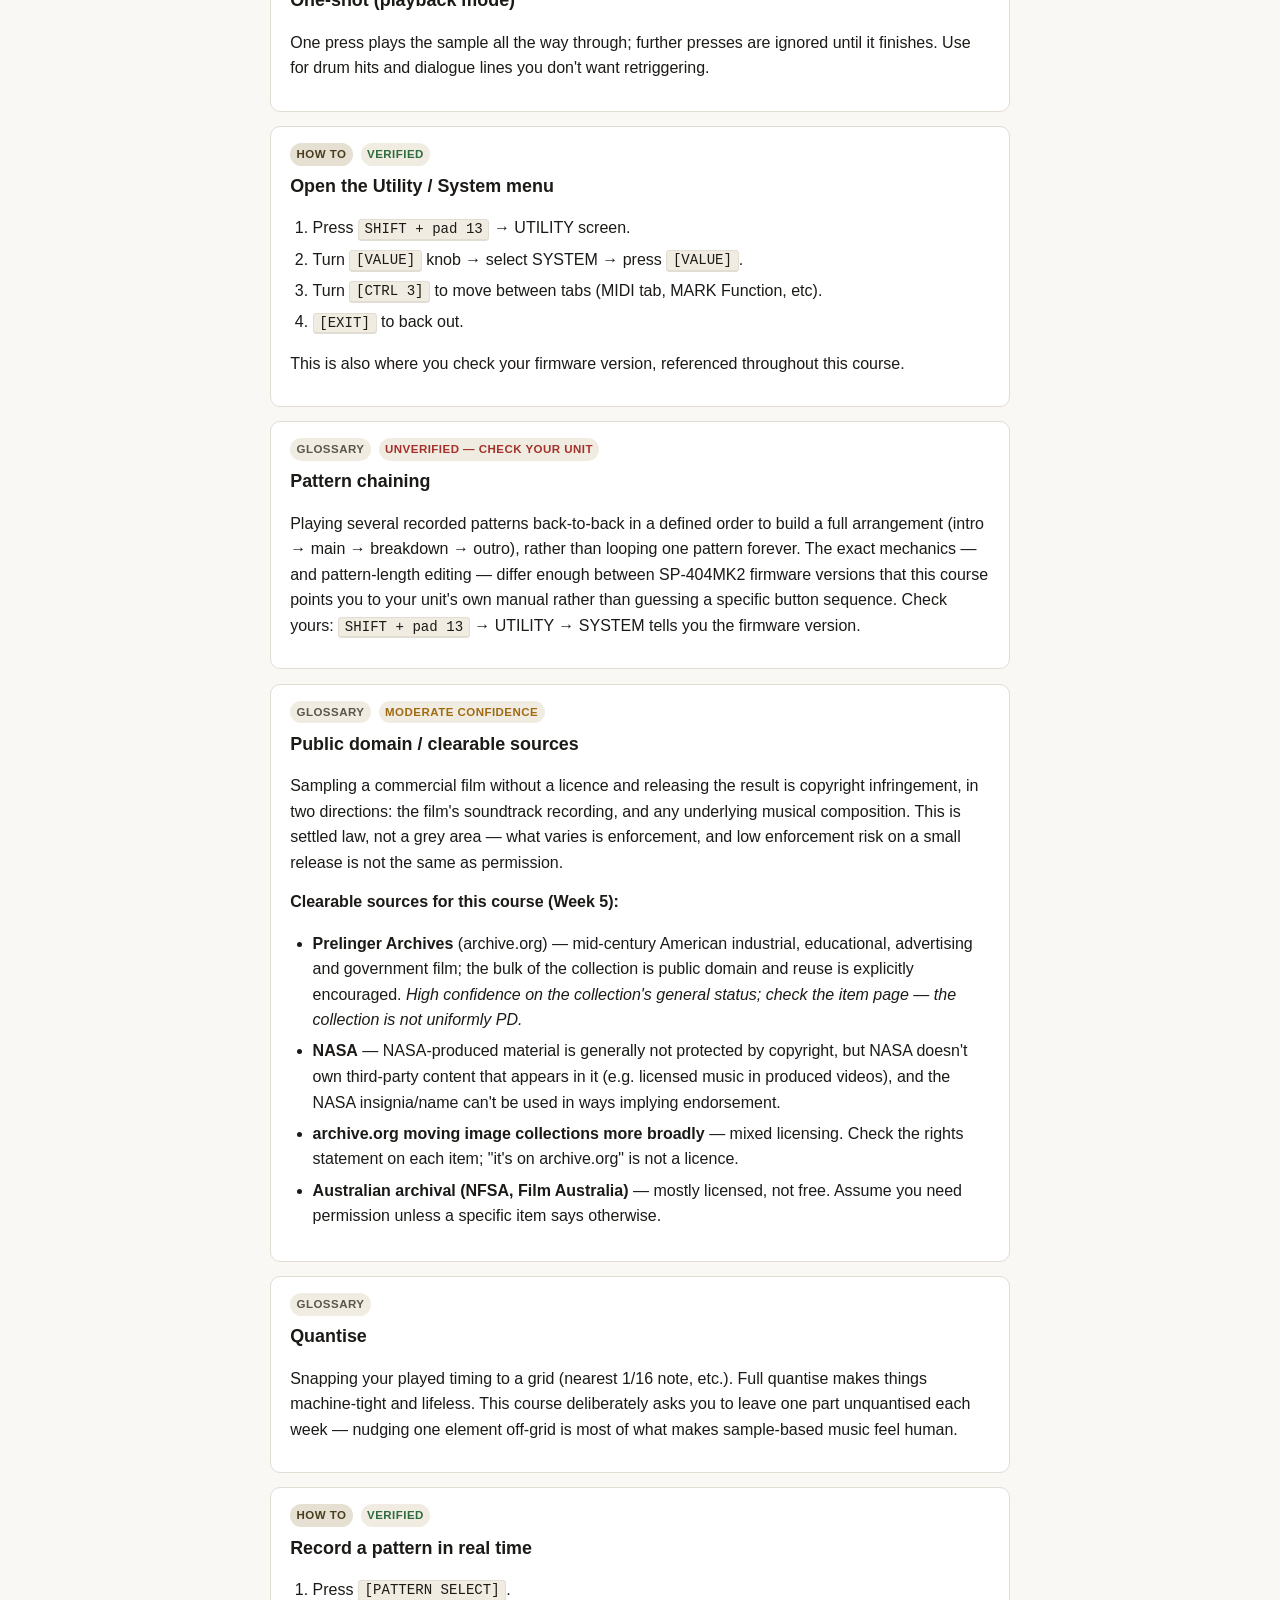
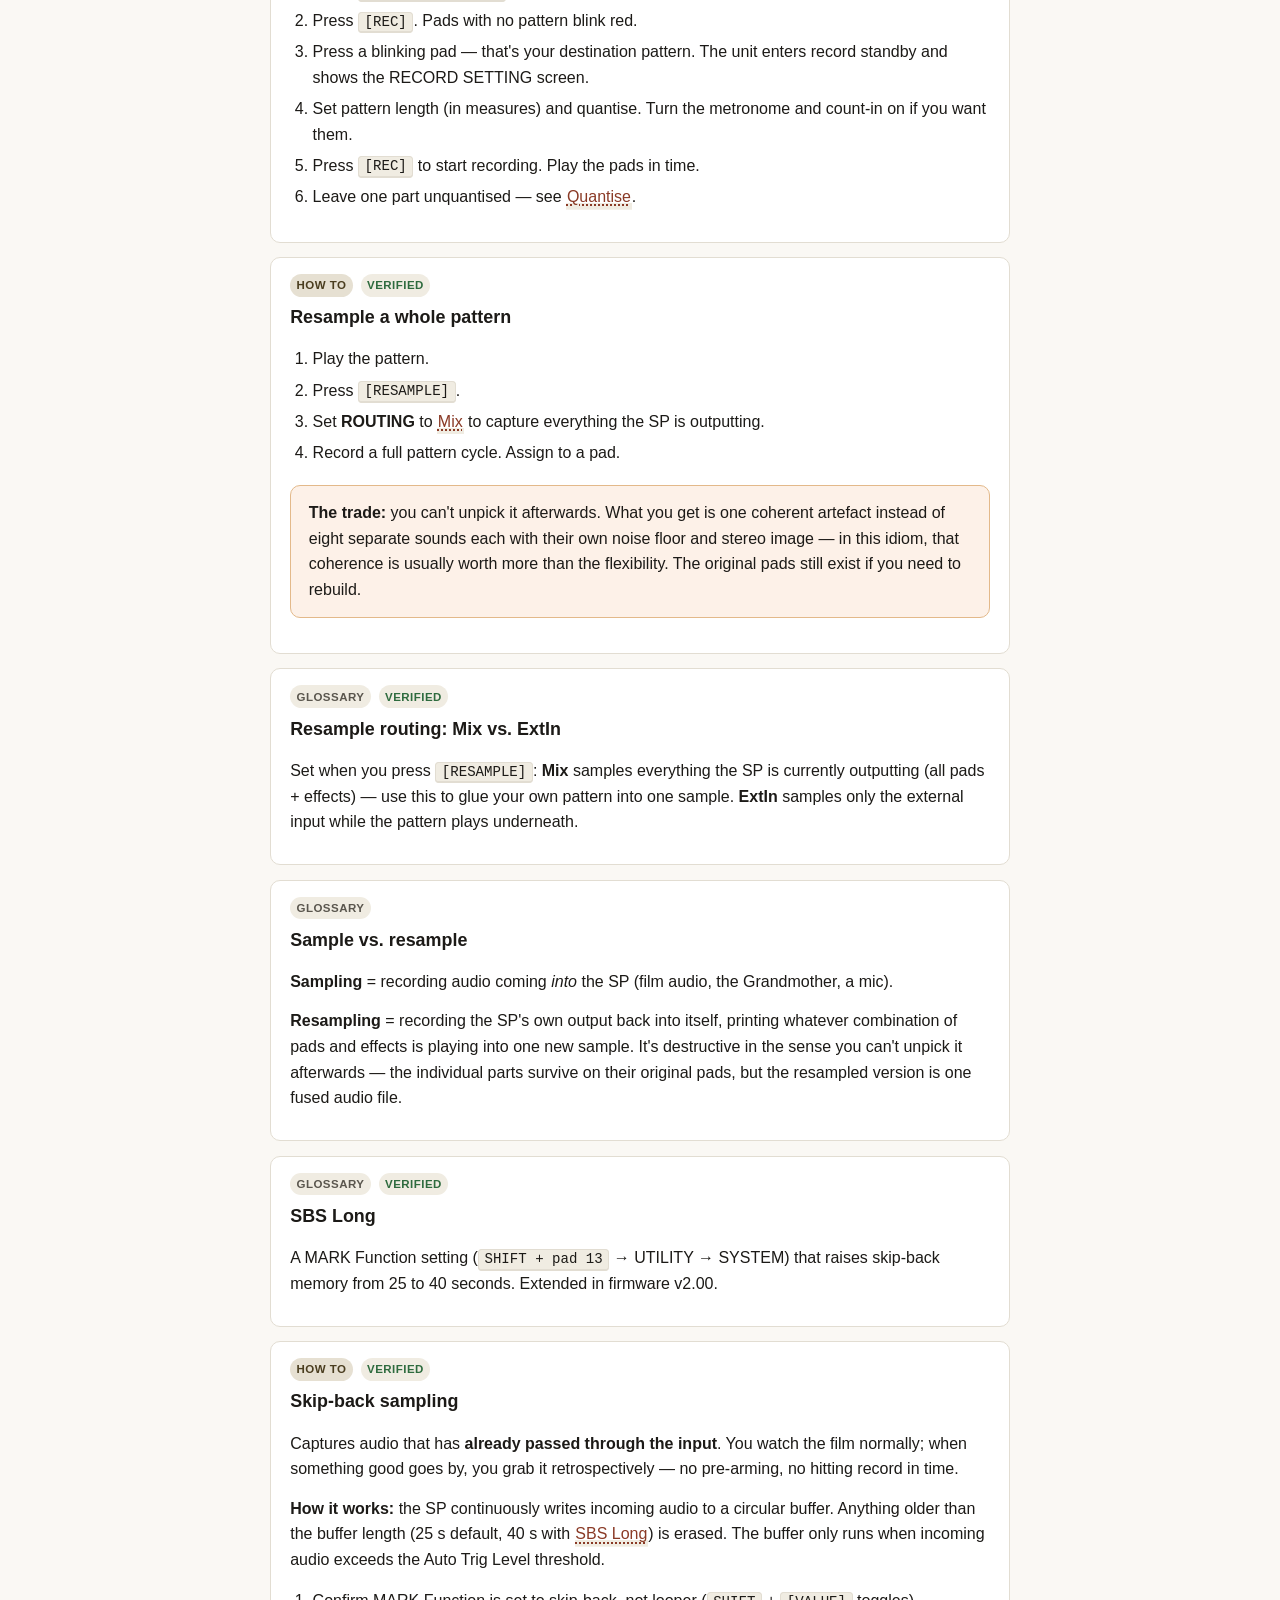
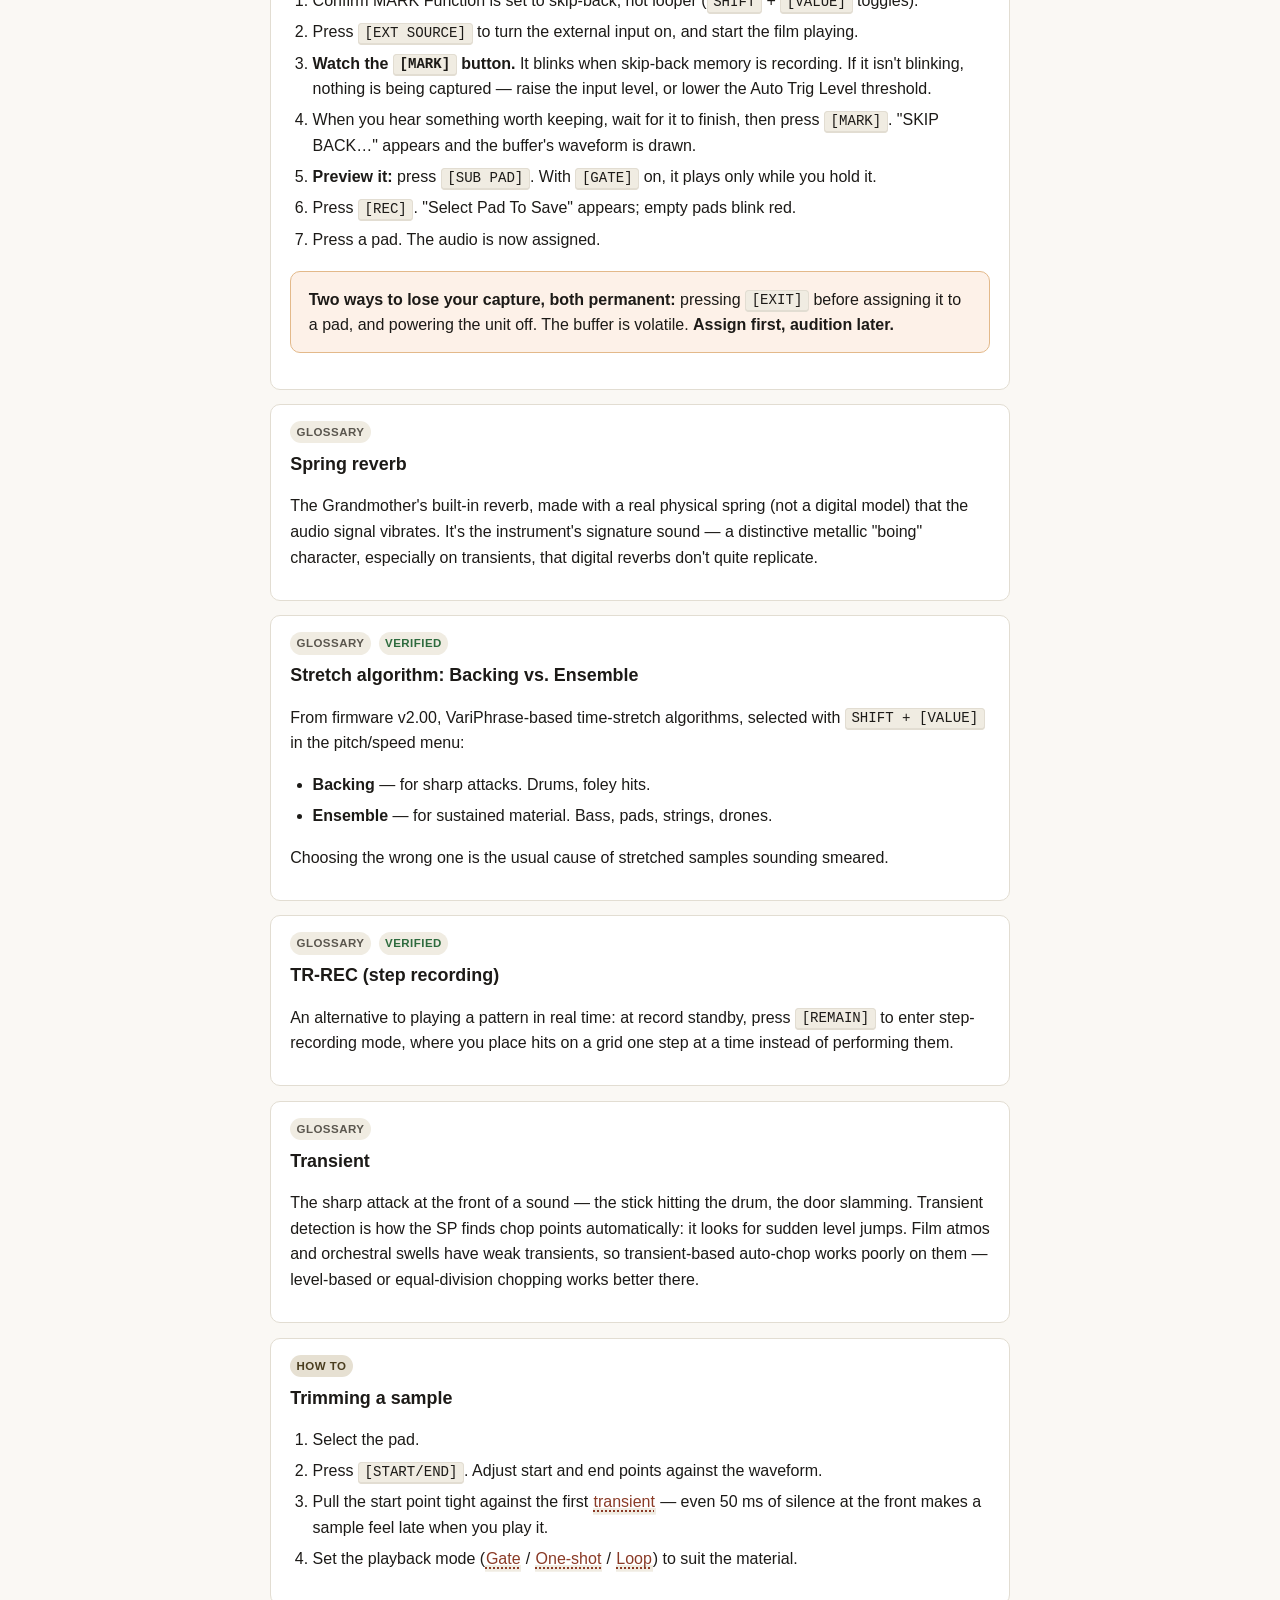
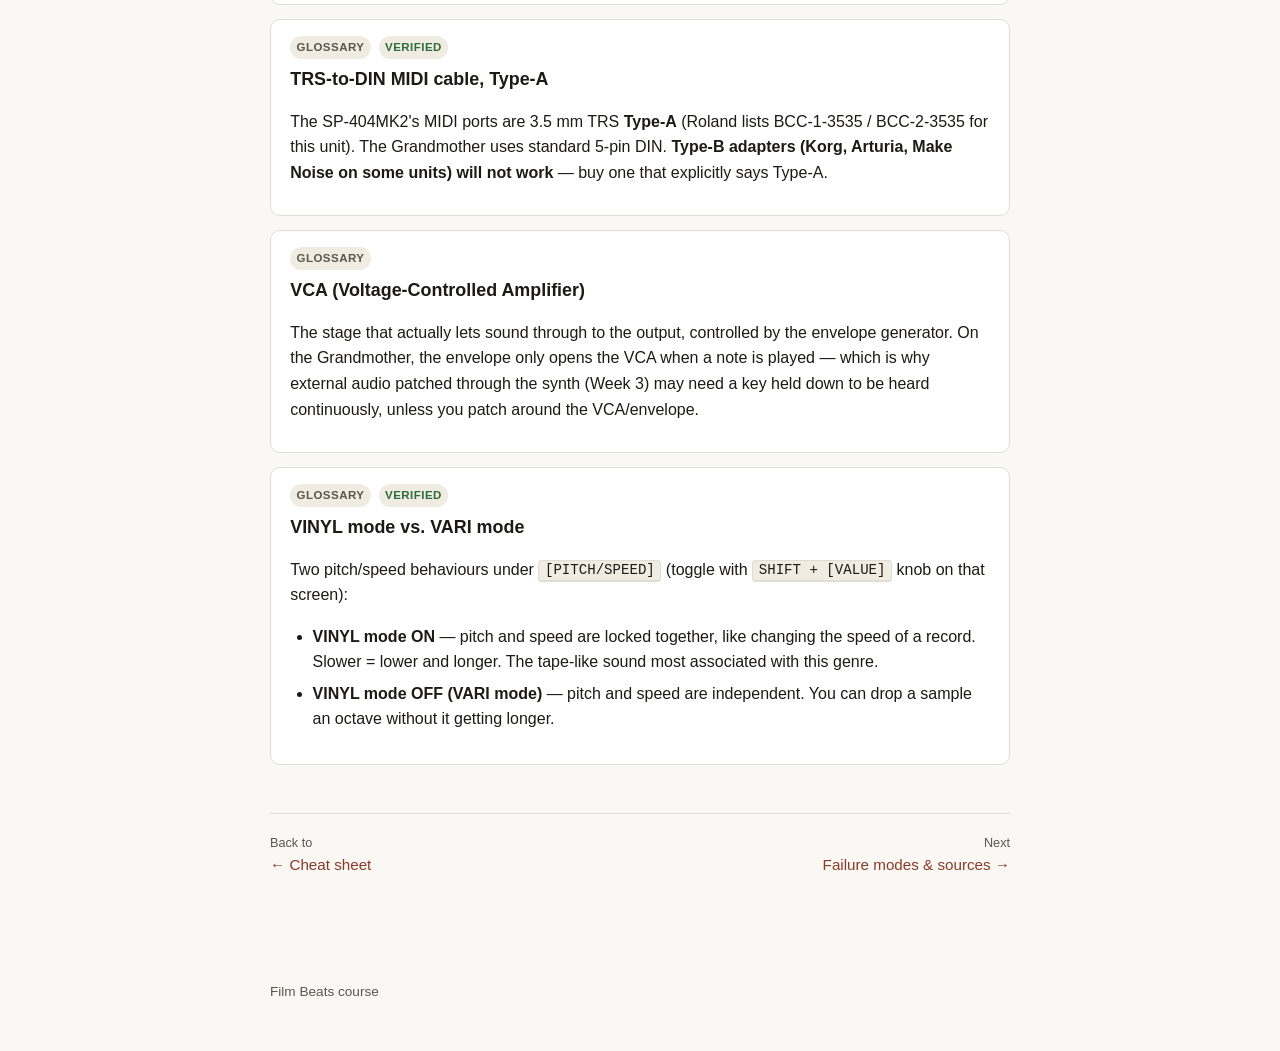
<file: film-beats-course/pages/reference.html>
<!doctype html>
<html lang="en">
<head>
<meta charset="UTF-8">
<title>Glossary & how-to reference | Film Beats</title>
<meta name="viewport" content="width=device-width, initial-scale=1">
<link rel="stylesheet" href="../css/style.css">
<script src="../js/reference-data.js" defer></script>
<script src="../js/app.js" defer></script>
</head>
<body>
<nav id="site-nav"></nav>
<main>

<h1>Glossary &amp; how-to reference</h1>
<p>Every "Learn more" popup in this course, all in one browsable, searchable page. This is the same content that opens inline wherever a term is underlined — bookmark this page, or a specific entry's link, if you want to look something up directly instead of hunting through a week.</p>

<input type="search" class="ref-search" id="ref-search" placeholder="Search terms and instructions…" aria-label="Search glossary">
<div class="ref-filters" id="ref-filters">
  <button data-filter="all" class="active">All</button>
  <button data-filter="term">Glossary terms</button>
  <button data-filter="howto">How-to</button>
</div>

<div id="ref-list"></div>
<p id="ref-empty" hidden style="color:var(--text-dim);">No entries match that search.</p>

<div class="page-nav">
  <a class="prev" href="cheatsheet.html"><small>Back to</small>&larr; Cheat sheet</a>
  <a class="next" href="notes.html"><small>Next</small>Failure modes &amp; sources &rarr;</a>
</div>

</main>
<footer class="site-footer">Film Beats course</footer>

<script>
  const CONF_LABEL = { verified: "verified", moderate: "moderate confidence", unverified: "unverified — check your unit" };

  function renderRefList(filterType, query) {
    const list = document.getElementById("ref-list");
    const empty = document.getElementById("ref-empty");
    const q = (query || "").trim().toLowerCase();

    const items = REFERENCE
      .filter(e => filterType === "all" || e.type === filterType)
      .filter(e => !q || e.title.toLowerCase().includes(q) || e.body.toLowerCase().includes(q))
      .sort((a, b) => a.title.localeCompare(b.title));

    empty.hidden = items.length > 0;

    list.innerHTML = items.map(e => `
      <article class="ref-entry" id="${e.id}">
        <div class="modal-kicker">
          <span class="badge badge-${e.type}">${e.type === "howto" ? "How to" : "Glossary"}</span>
          ${e.confidence ? `<span class="badge badge-conf badge-conf-${e.confidence}">${CONF_LABEL[e.confidence] || e.confidence}</span>` : ""}
        </div>
        <h3>${e.title}</h3>
        <div class="modal-body">${e.body}</div>
      </article>
    `).join("");

    wireTermButtons(list);
  }

  document.addEventListener("DOMContentLoaded", () => {
    let currentFilter = "all";
    renderRefList(currentFilter, "");

    document.getElementById("ref-search").addEventListener("input", (e) => {
      renderRefList(currentFilter, e.target.value);
    });

    document.getElementById("ref-filters").addEventListener("click", (e) => {
      const btn = e.target.closest("button[data-filter]");
      if (!btn) return;
      currentFilter = btn.getAttribute("data-filter");
      document.querySelectorAll("#ref-filters button").forEach(b => b.classList.toggle("active", b === btn));
      renderRefList(currentFilter, document.getElementById("ref-search").value);
    });

    if (location.hash) {
      const target = document.getElementById(location.hash.slice(1));
      if (target) setTimeout(() => target.scrollIntoView({ block: "start" }), 50);
    }
  });
</script>
</body>
</html>
</file>
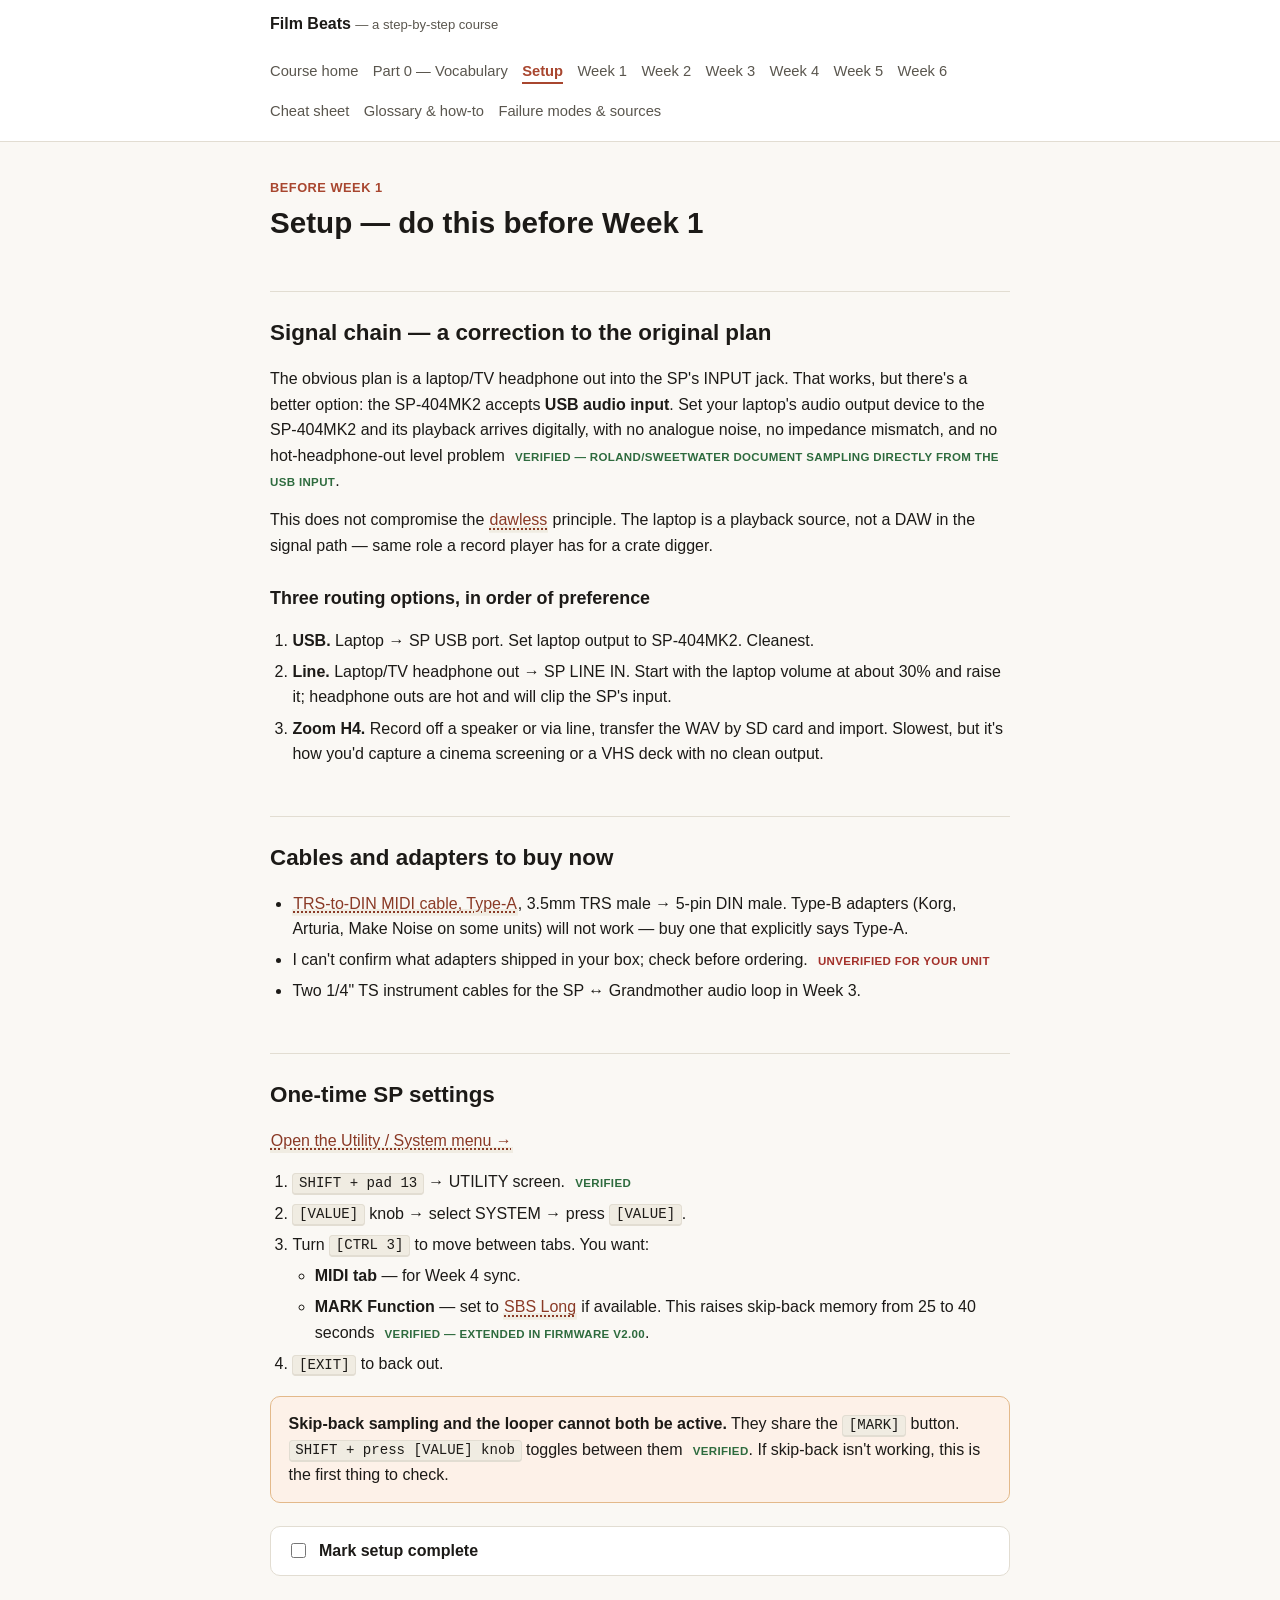
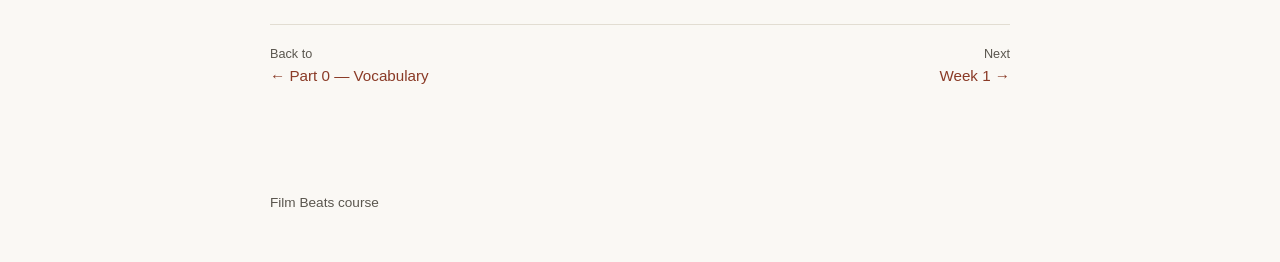
<file: film-beats-course/pages/setup.html>
<!doctype html>
<html lang="en">
<head>
<meta charset="UTF-8">
<title>Setup | Film Beats</title>
<meta name="viewport" content="width=device-width, initial-scale=1">
<link rel="stylesheet" href="../css/style.css">
<script src="../js/reference-data.js" defer></script>
<script src="../js/app.js" defer></script>
</head>
<body>
<nav id="site-nav"></nav>
<main>

<span style="color:var(--accent);font-weight:700;text-transform:uppercase;font-size:0.8em;letter-spacing:0.04em;">Before Week 1</span>
<h1>Setup — do this before Week 1</h1>

<h2>Signal chain — a correction to the original plan</h2>
<p>The obvious plan is a laptop/TV headphone out into the SP's INPUT jack. That works, but there's a better option: the SP-404MK2 accepts <strong>USB audio input</strong>. Set your laptop's audio output device to the SP-404MK2 and its playback arrives digitally, with no analogue noise, no impedance mismatch, and no hot-headphone-out level problem <span class="conf-tag verified">verified — Roland/Sweetwater document sampling directly from the USB input</span>.</p>
<p>This does not compromise the <button class="term" data-ref="dawless">dawless</button> principle. The laptop is a playback source, not a DAW in the signal path — same role a record player has for a crate digger.</p>

<h3>Three routing options, in order of preference</h3>
<ol>
  <li><strong>USB.</strong> Laptop &rarr; SP USB port. Set laptop output to SP-404MK2. Cleanest.</li>
  <li><strong>Line.</strong> Laptop/TV headphone out &rarr; SP LINE IN. Start with the laptop volume at about 30% and raise it; headphone outs are hot and will clip the SP's input.</li>
  <li><strong>Zoom H4.</strong> Record off a speaker or via line, transfer the WAV by SD card and import. Slowest, but it's how you'd capture a cinema screening or a VHS deck with no clean output.</li>
</ol>

<h2>Cables and adapters to buy now</h2>
<ul>
  <li><button class="term" data-ref="trs-din-cable">TRS-to-DIN MIDI cable, Type-A</button>, 3.5mm TRS male &rarr; 5-pin DIN male. Type-B adapters (Korg, Arturia, Make Noise on some units) will not work — buy one that explicitly says Type-A.</li>
  <li>I can't confirm what adapters shipped in your box; check before ordering. <span class="conf-tag unverified">unverified for your unit</span></li>
  <li>Two 1/4" TS instrument cables for the SP &harr; Grandmother audio loop in Week 3.</li>
</ul>

<h2>One-time SP settings</h2>
<button class="term" data-ref="utility-menu">Open the Utility / System menu &rarr;</button>
<ol>
  <li><kbd>SHIFT + pad 13</kbd> &rarr; UTILITY screen. <span class="conf-tag verified">verified</span></li>
  <li><kbd>[VALUE]</kbd> knob &rarr; select SYSTEM &rarr; press <kbd>[VALUE]</kbd>.</li>
  <li>Turn <kbd>[CTRL 3]</kbd> to move between tabs. You want:
    <ul>
      <li><strong>MIDI tab</strong> — for Week 4 sync.</li>
      <li><strong>MARK Function</strong> — set to <button class="term" data-ref="sbs-long">SBS Long</button> if available. This raises skip-back memory from 25 to 40 seconds <span class="conf-tag verified">verified — extended in firmware v2.00</span>.</li>
    </ul>
  </li>
  <li><kbd>[EXIT]</kbd> to back out.</li>
</ol>

<div class="warn">
  <strong>Skip-back sampling and the looper cannot both be active.</strong> They share the <kbd>[MARK]</kbd> button. <kbd>SHIFT + press [VALUE] knob</kbd> toggles between them <span class="conf-tag verified">verified</span>. If skip-back isn't working, this is the first thing to check.
</div>

<div class="session-check">
  <input type="checkbox" id="setup-check" data-progress-id="setup">
  <label for="setup-check">Mark setup complete</label>
</div>

<div class="page-nav">
  <a class="prev" href="part0.html"><small>Back to</small>&larr; Part 0 — Vocabulary</a>
  <a class="next" href="week1.html"><small>Next</small>Week 1 &rarr;</a>
</div>

</main>
<footer class="site-footer">Film Beats course</footer>
</body>
</html>
</file>
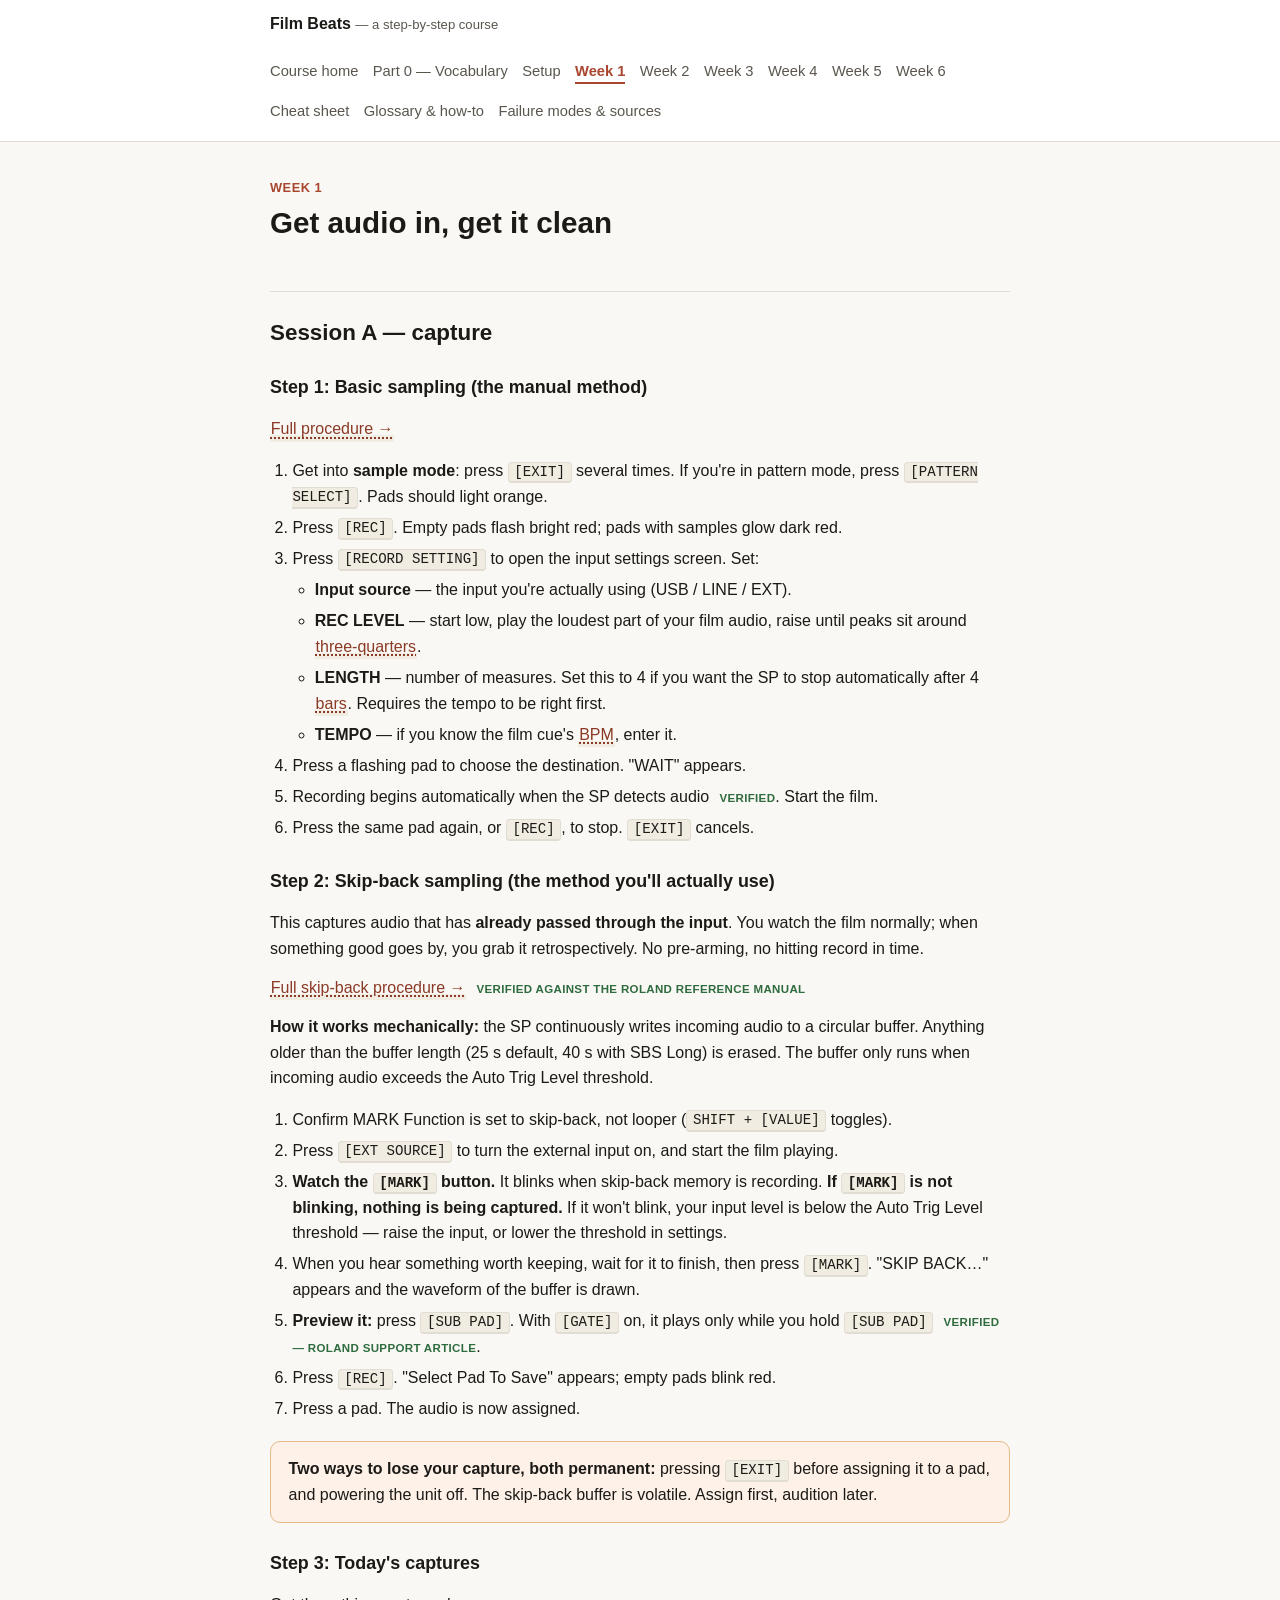
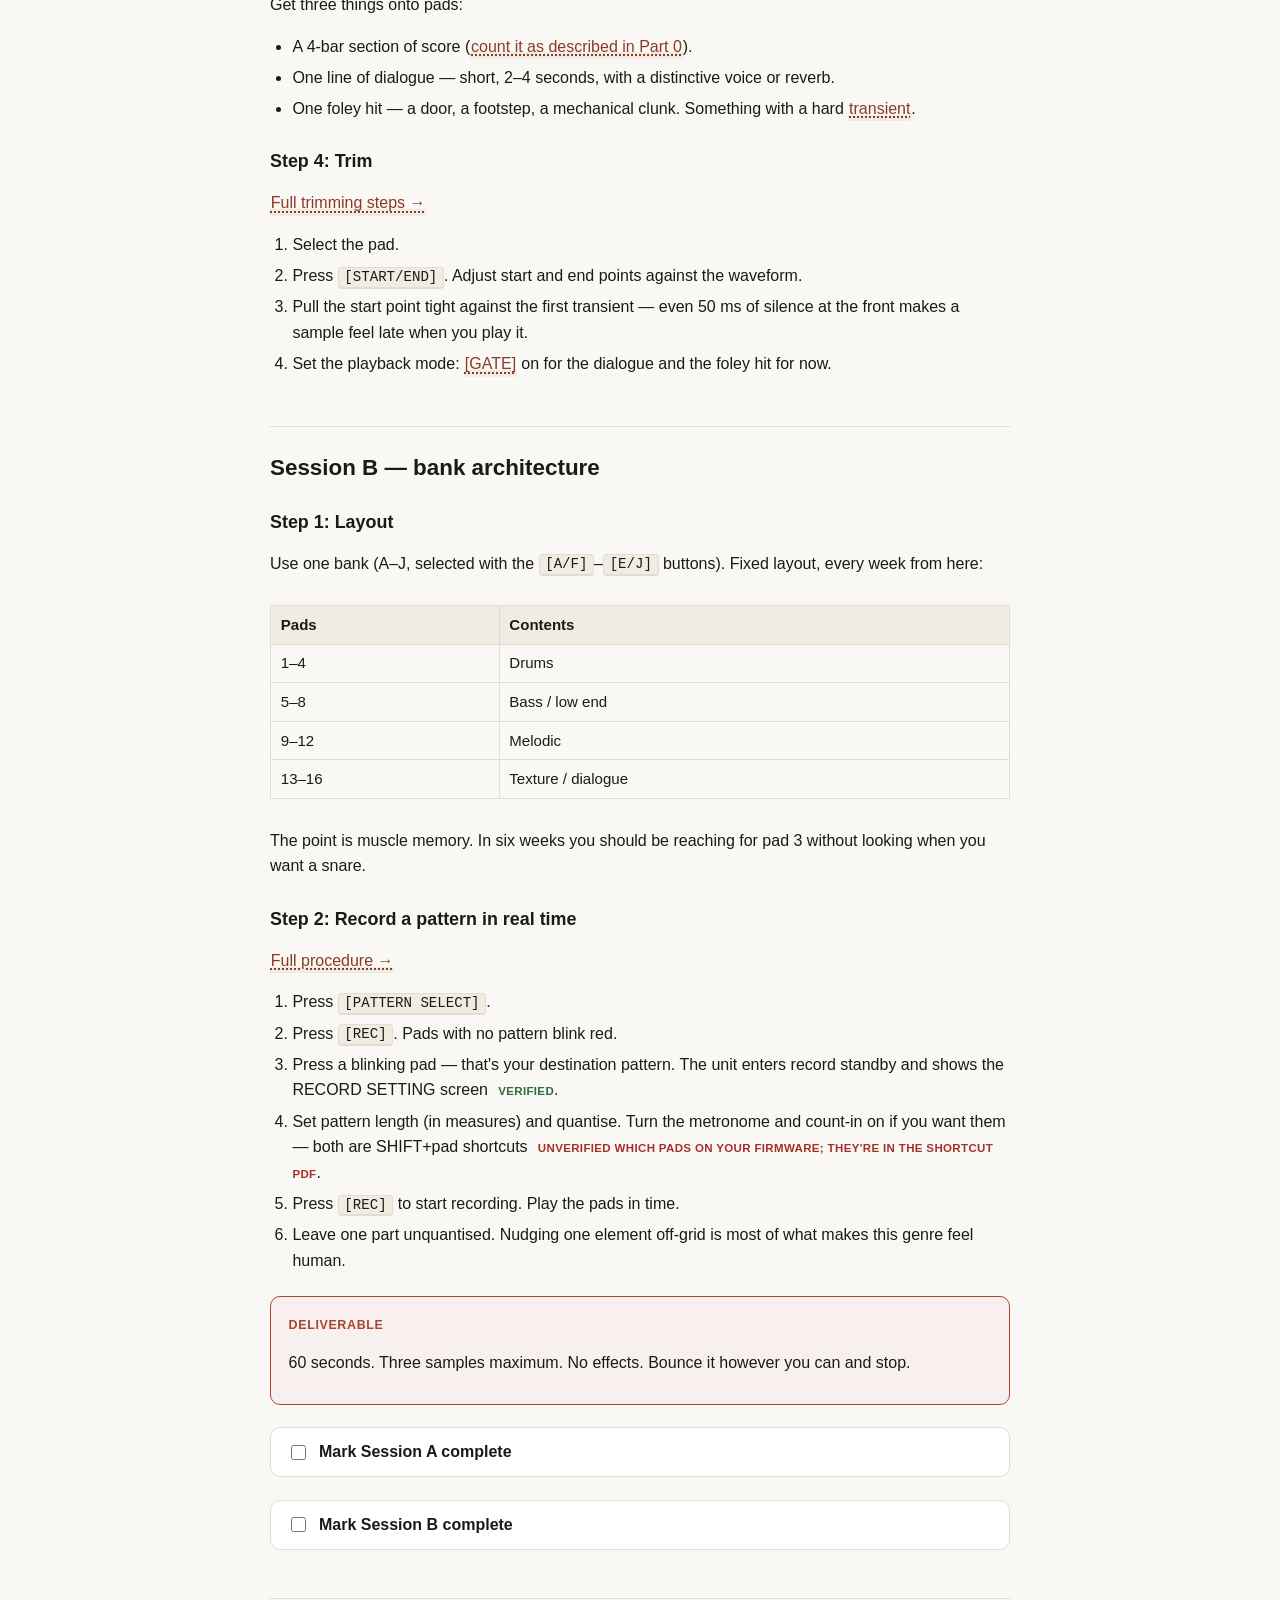
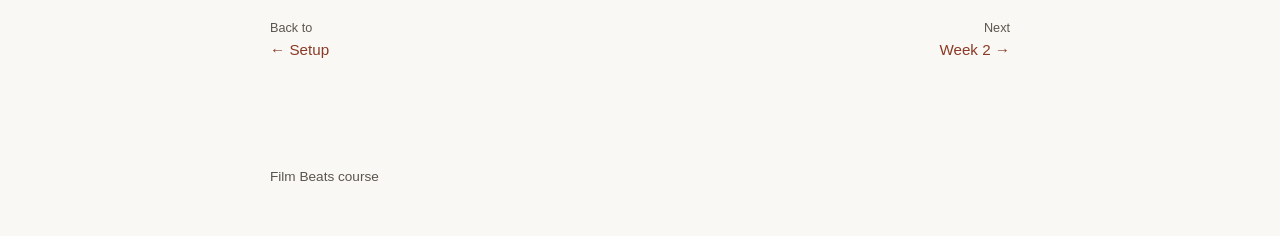
<file: film-beats-course/pages/week1.html>
<!doctype html>
<html lang="en">
<head>
<meta charset="UTF-8">
<title>Week 1 — Get audio in, get it clean | Film Beats</title>
<meta name="viewport" content="width=device-width, initial-scale=1">
<link rel="stylesheet" href="../css/style.css">
<script src="../js/reference-data.js" defer></script>
<script src="../js/app.js" defer></script>
</head>
<body>
<nav id="site-nav"></nav>
<main>

<span style="color:var(--accent);font-weight:700;text-transform:uppercase;font-size:0.8em;letter-spacing:0.04em;">Week 1</span>
<h1>Get audio in, get it clean</h1>

<h2>Session A — capture</h2>

<h3>Step 1: Basic sampling (the manual method)</h3>
<button class="term" data-ref="basic-sampling">Full procedure &rarr;</button>
<ol>
  <li>Get into <strong>sample mode</strong>: press <kbd>[EXIT]</kbd> several times. If you're in pattern mode, press <kbd>[PATTERN SELECT]</kbd>. Pads should light orange.</li>
  <li>Press <kbd>[REC]</kbd>. Empty pads flash bright red; pads with samples glow dark red.</li>
  <li>Press <kbd>[RECORD SETTING]</kbd> to open the input settings screen. Set:
    <ul>
      <li><strong>Input source</strong> — the input you're actually using (USB / LINE / EXT).</li>
      <li><strong>REC LEVEL</strong> — start low, play the loudest part of your film audio, raise until peaks sit around <button class="term" data-ref="gain-staging">three-quarters</button>.</li>
      <li><strong>LENGTH</strong> — number of measures. Set this to 4 if you want the SP to stop automatically after 4 <button class="term" data-ref="bar">bars</button>. Requires the tempo to be right first.</li>
      <li><strong>TEMPO</strong> — if you know the film cue's <button class="term" data-ref="bpm">BPM</button>, enter it.</li>
    </ul>
  </li>
  <li>Press a flashing pad to choose the destination. "WAIT" appears.</li>
  <li>Recording begins automatically when the SP detects audio <span class="conf-tag verified">verified</span>. Start the film.</li>
  <li>Press the same pad again, or <kbd>[REC]</kbd>, to stop. <kbd>[EXIT]</kbd> cancels.</li>
</ol>

<h3>Step 2: Skip-back sampling (the method you'll actually use)</h3>
<p>This captures audio that has <strong>already passed through the input</strong>. You watch the film normally; when something good goes by, you grab it retrospectively. No pre-arming, no hitting record in time.</p>
<p><button class="term" data-ref="skip-back">Full skip-back procedure &rarr;</button> <span class="conf-tag verified">verified against the Roland reference manual</span></p>
<p><strong>How it works mechanically:</strong> the SP continuously writes incoming audio to a circular buffer. Anything older than the buffer length (25 s default, 40 s with SBS Long) is erased. The buffer only runs when incoming audio exceeds the Auto Trig Level threshold.</p>
<ol>
  <li>Confirm MARK Function is set to skip-back, not looper (<kbd>SHIFT + [VALUE]</kbd> toggles).</li>
  <li>Press <kbd>[EXT SOURCE]</kbd> to turn the external input on, and start the film playing.</li>
  <li><strong>Watch the <kbd>[MARK]</kbd> button.</strong> It blinks when skip-back memory is recording. <strong>If <kbd>[MARK]</kbd> is not blinking, nothing is being captured.</strong> If it won't blink, your input level is below the Auto Trig Level threshold — raise the input, or lower the threshold in settings.</li>
  <li>When you hear something worth keeping, wait for it to finish, then press <kbd>[MARK]</kbd>. "SKIP BACK…" appears and the waveform of the buffer is drawn.</li>
  <li><strong>Preview it:</strong> press <kbd>[SUB PAD]</kbd>. With <kbd>[GATE]</kbd> on, it plays only while you hold <kbd>[SUB PAD]</kbd> <span class="conf-tag verified">verified — Roland support article</span>.</li>
  <li>Press <kbd>[REC]</kbd>. "Select Pad To Save" appears; empty pads blink red.</li>
  <li>Press a pad. The audio is now assigned.</li>
</ol>
<div class="warn"><strong>Two ways to lose your capture, both permanent:</strong> pressing <kbd>[EXIT]</kbd> before assigning it to a pad, and powering the unit off. The skip-back buffer is volatile. Assign first, audition later.</div>

<h3>Step 3: Today's captures</h3>
<p>Get three things onto pads:</p>
<ul>
  <li>A 4-bar section of score (<button class="term" data-ref="finding-4-bars">count it as described in Part 0</button>).</li>
  <li>One line of dialogue — short, 2–4 seconds, with a distinctive voice or reverb.</li>
  <li>One foley hit — a door, a footstep, a mechanical clunk. Something with a hard <button class="term" data-ref="transient">transient</button>.</li>
</ul>

<h3>Step 4: Trim</h3>
<button class="term" data-ref="trim">Full trimming steps &rarr;</button>
<ol>
  <li>Select the pad.</li>
  <li>Press <kbd>[START/END]</kbd>. Adjust start and end points against the waveform.</li>
  <li>Pull the start point tight against the first transient — even 50 ms of silence at the front makes a sample feel late when you play it.</li>
  <li>Set the playback mode: <button class="term" data-ref="gate">[GATE]</button> on for the dialogue and the foley hit for now.</li>
</ol>

<h2>Session B — bank architecture</h2>

<h3>Step 1: Layout</h3>
<p>Use one bank (A–J, selected with the <kbd>[A/F]</kbd>–<kbd>[E/J]</kbd> buttons). Fixed layout, every week from here:</p>
<div class="table-scroll">
<table>
<thead><tr><th>Pads</th><th>Contents</th></tr></thead>
<tbody>
<tr><td>1–4</td><td>Drums</td></tr>
<tr><td>5–8</td><td>Bass / low end</td></tr>
<tr><td>9–12</td><td>Melodic</td></tr>
<tr><td>13–16</td><td>Texture / dialogue</td></tr>
</tbody>
</table>
</div>
<p>The point is muscle memory. In six weeks you should be reaching for pad 3 without looking when you want a snare.</p>

<h3>Step 2: Record a pattern in real time</h3>
<button class="term" data-ref="pattern-record">Full procedure &rarr;</button>
<ol>
  <li>Press <kbd>[PATTERN SELECT]</kbd>.</li>
  <li>Press <kbd>[REC]</kbd>. Pads with no pattern blink red.</li>
  <li>Press a blinking pad — that's your destination pattern. The unit enters record standby and shows the RECORD SETTING screen <span class="conf-tag verified">verified</span>.</li>
  <li>Set pattern length (in measures) and quantise. Turn the metronome and count-in on if you want them — both are SHIFT+pad shortcuts <span class="conf-tag unverified">unverified which pads on your firmware; they're in the shortcut PDF</span>.</li>
  <li>Press <kbd>[REC]</kbd> to start recording. Play the pads in time.</li>
  <li>Leave one part unquantised. Nudging one element off-grid is most of what makes this genre feel human.</li>
</ol>

<div class="deliverable">
  <strong class="label">Deliverable</strong>
  <p>60 seconds. Three samples maximum. No effects. Bounce it however you can and stop.</p>
</div>

<div class="session-check">
  <input type="checkbox" id="w1a" data-progress-id="week1-a">
  <label for="w1a">Mark Session A complete</label>
</div>
<div class="session-check">
  <input type="checkbox" id="w1b" data-progress-id="week1-b">
  <label for="w1b">Mark Session B complete</label>
</div>

<div class="page-nav">
  <a class="prev" href="setup.html"><small>Back to</small>&larr; Setup</a>
  <a class="next" href="week2.html"><small>Next</small>Week 2 &rarr;</a>
</div>

</main>
<footer class="site-footer">Film Beats course</footer>
</body>
</html>
</file>
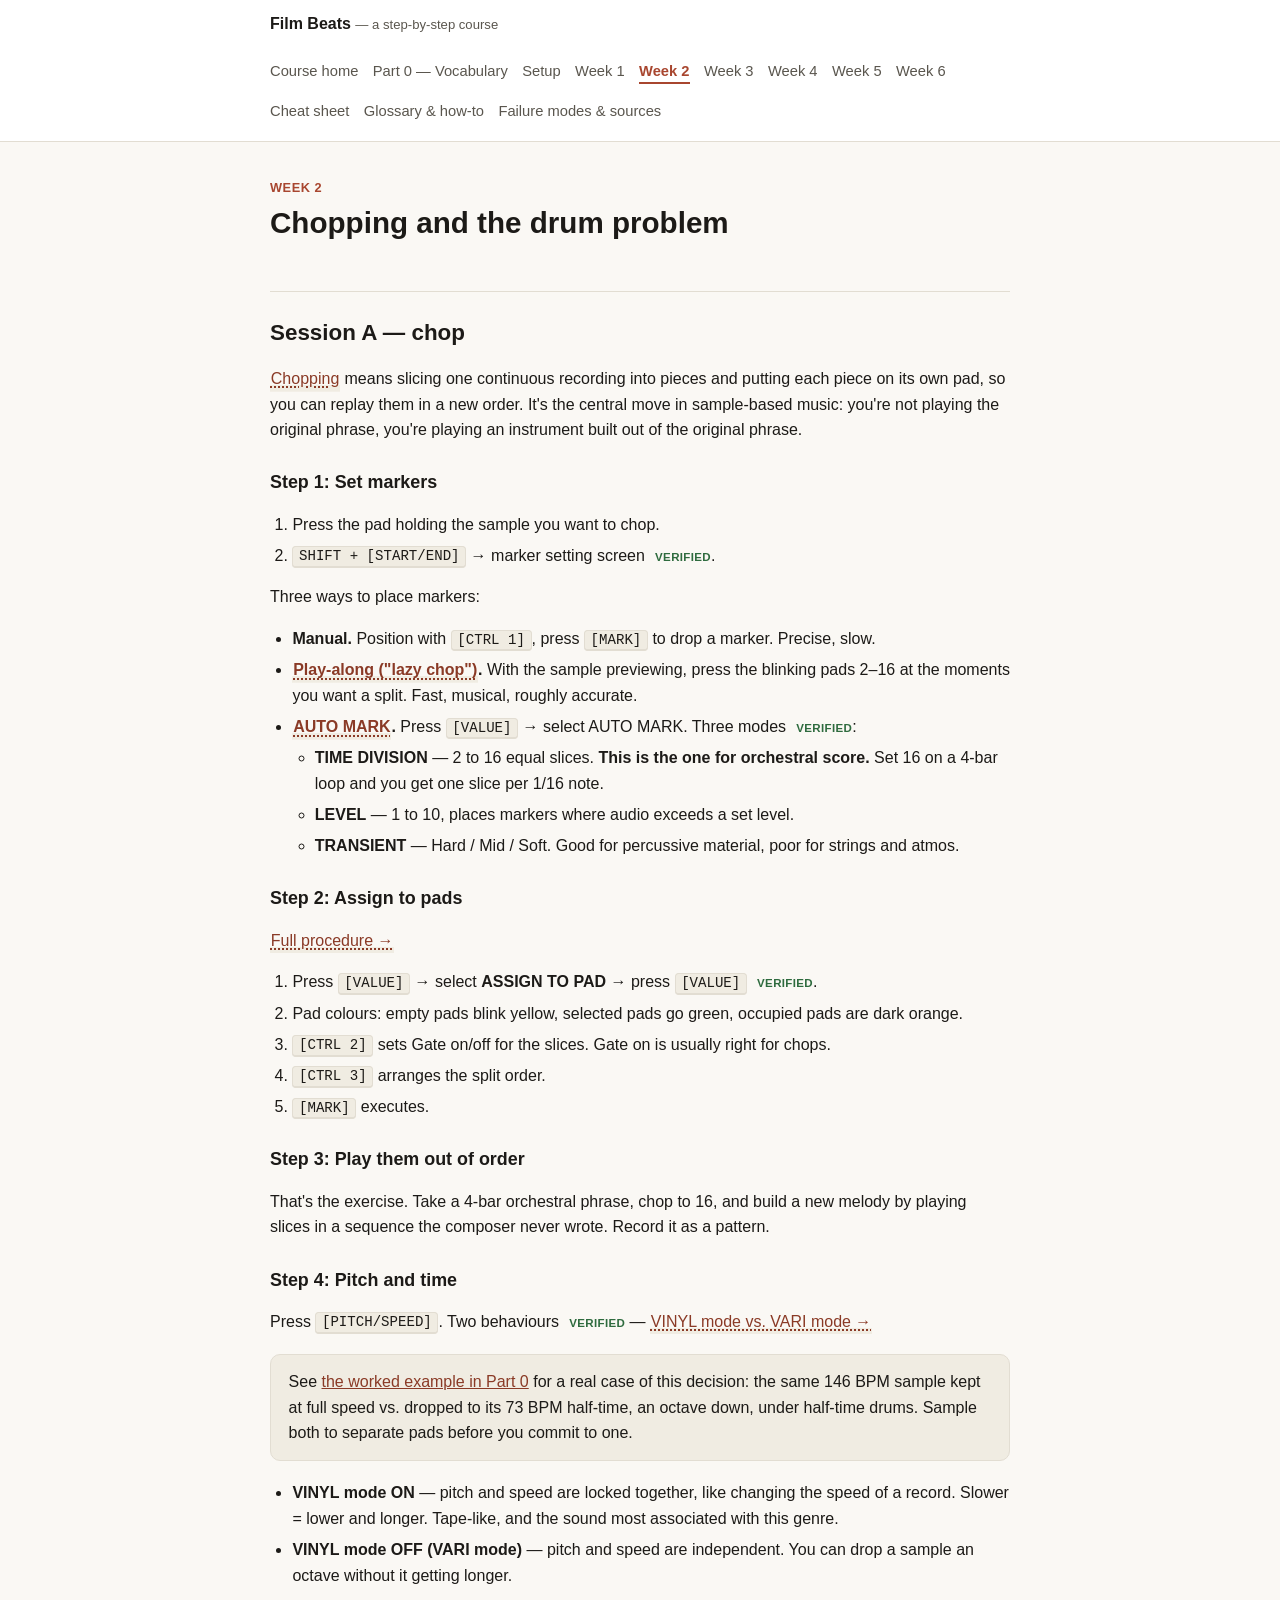
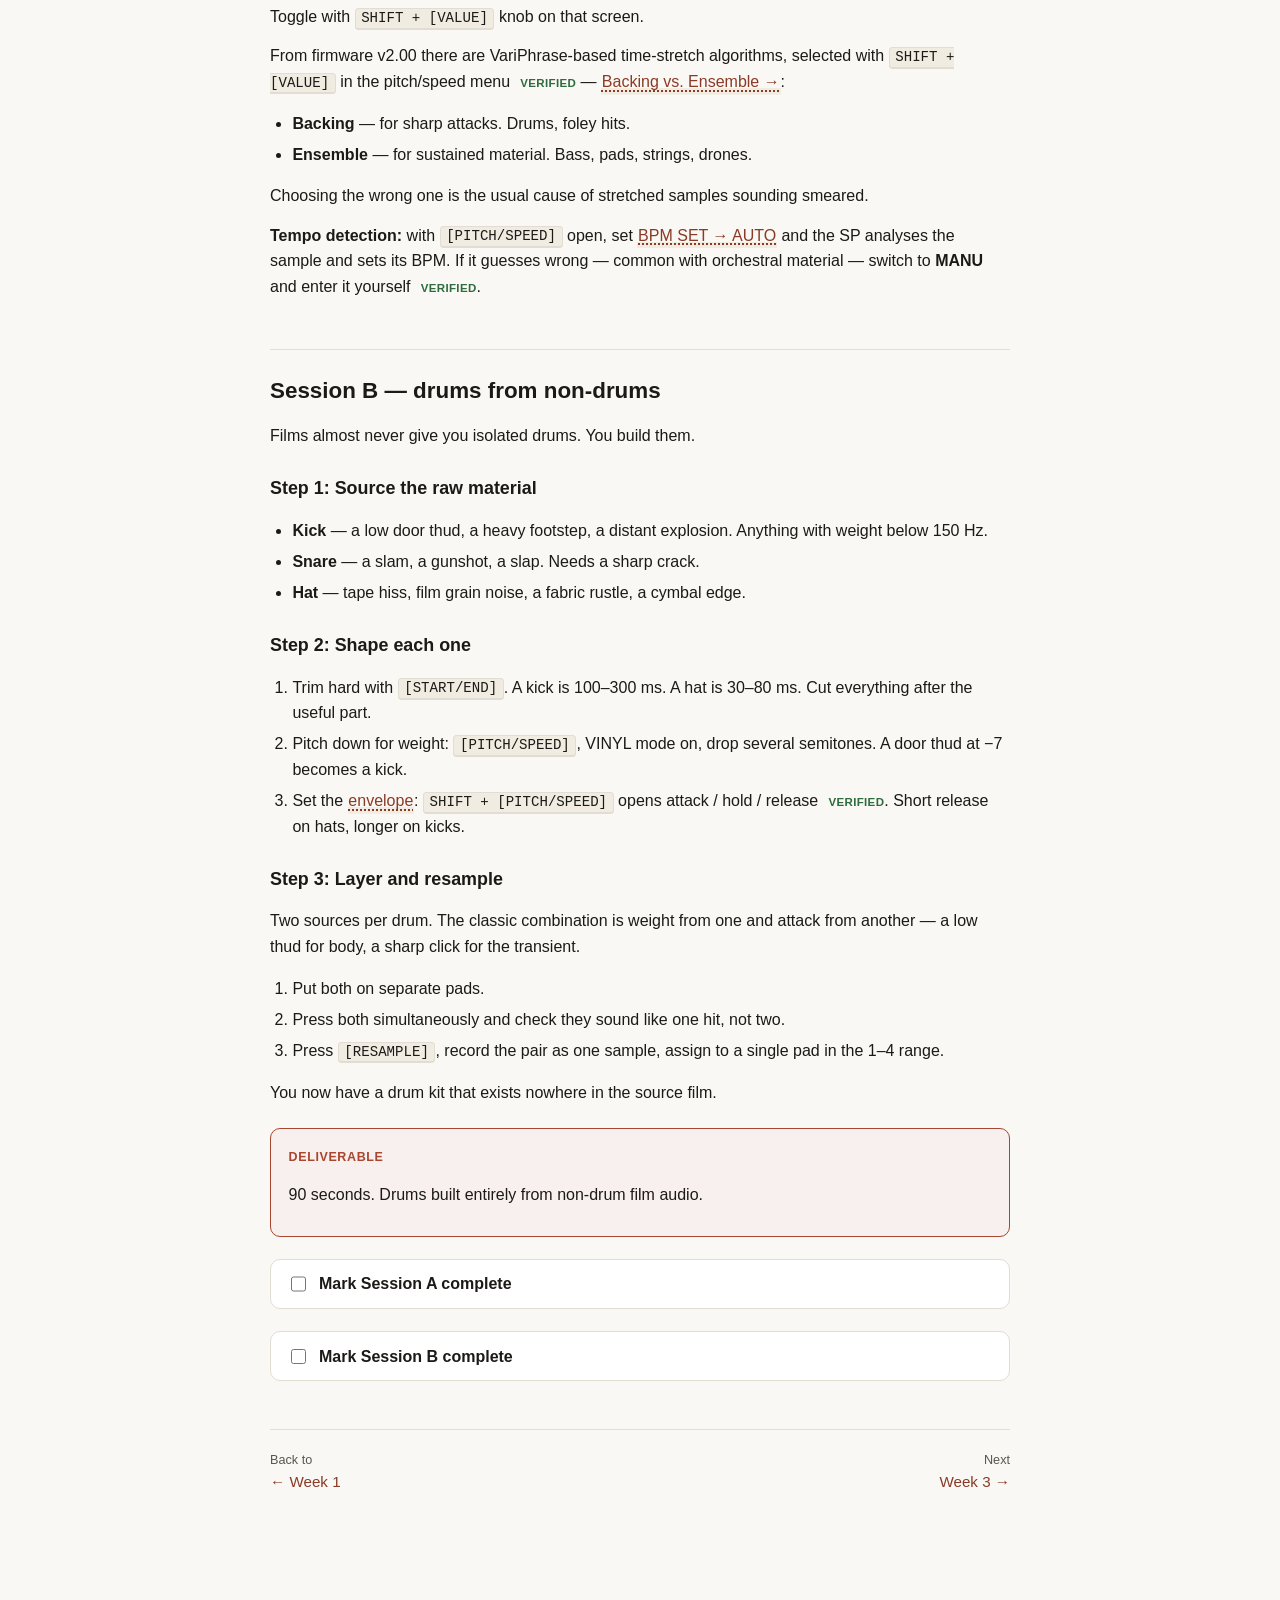
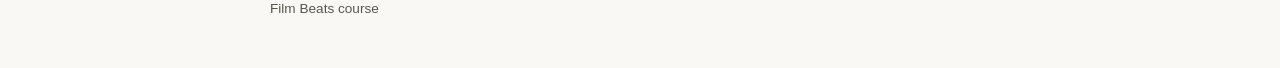
<file: film-beats-course/pages/week2.html>
<!doctype html>
<html lang="en">
<head>
<meta charset="UTF-8">
<title>Week 2 — Chopping and the drum problem | Film Beats</title>
<meta name="viewport" content="width=device-width, initial-scale=1">
<link rel="stylesheet" href="../css/style.css">
<script src="../js/reference-data.js" defer></script>
<script src="../js/app.js" defer></script>
</head>
<body>
<nav id="site-nav"></nav>
<main>

<span style="color:var(--accent);font-weight:700;text-transform:uppercase;font-size:0.8em;letter-spacing:0.04em;">Week 2</span>
<h1>Chopping and the drum problem</h1>

<h2>Session A — chop</h2>
<p><button class="term" data-ref="chop">Chopping</button> means slicing one continuous recording into pieces and putting each piece on its own pad, so you can replay them in a new order. It's the central move in sample-based music: you're not playing the original phrase, you're playing an instrument built out of the original phrase.</p>

<h3>Step 1: Set markers</h3>
<ol>
  <li>Press the pad holding the sample you want to chop.</li>
  <li><kbd>SHIFT + [START/END]</kbd> &rarr; marker setting screen <span class="conf-tag verified">verified</span>.</li>
</ol>
<p>Three ways to place markers:</p>
<ul>
  <li><strong>Manual.</strong> Position with <kbd>[CTRL 1]</kbd>, press <kbd>[MARK]</kbd> to drop a marker. Precise, slow.</li>
  <li><strong><button class="term" data-ref="lazy-chop">Play-along ("lazy chop")</button>.</strong> With the sample previewing, press the blinking pads 2–16 at the moments you want a split. Fast, musical, roughly accurate.</li>
  <li><strong><button class="term" data-ref="auto-mark">AUTO MARK</button>.</strong> Press <kbd>[VALUE]</kbd> &rarr; select AUTO MARK. Three modes <span class="conf-tag verified">verified</span>:
    <ul>
      <li><strong>TIME DIVISION</strong> — 2 to 16 equal slices. <strong>This is the one for orchestral score.</strong> Set 16 on a 4-bar loop and you get one slice per 1/16 note.</li>
      <li><strong>LEVEL</strong> — 1 to 10, places markers where audio exceeds a set level.</li>
      <li><strong>TRANSIENT</strong> — Hard / Mid / Soft. Good for percussive material, poor for strings and atmos.</li>
    </ul>
  </li>
</ul>

<h3>Step 2: Assign to pads</h3>
<button class="term" data-ref="assign-to-pad">Full procedure &rarr;</button>
<ol>
  <li>Press <kbd>[VALUE]</kbd> &rarr; select <strong>ASSIGN TO PAD</strong> &rarr; press <kbd>[VALUE]</kbd> <span class="conf-tag verified">verified</span>.</li>
  <li>Pad colours: empty pads blink yellow, selected pads go green, occupied pads are dark orange.</li>
  <li><kbd>[CTRL 2]</kbd> sets Gate on/off for the slices. Gate on is usually right for chops.</li>
  <li><kbd>[CTRL 3]</kbd> arranges the split order.</li>
  <li><kbd>[MARK]</kbd> executes.</li>
</ol>

<h3>Step 3: Play them out of order</h3>
<p>That's the exercise. Take a 4-bar orchestral phrase, chop to 16, and build a new melody by playing slices in a sequence the composer never wrote. Record it as a pattern.</p>

<h3 id="pitch-and-time">Step 4: Pitch and time</h3>
<p>Press <kbd>[PITCH/SPEED]</kbd>. Two behaviours <span class="conf-tag verified">verified</span> — <button class="term" data-ref="vinyl-vari">VINYL mode vs. VARI mode &rarr;</button></p>
<p class="callout tip">See <a href="part0.html#worked-example">the worked example in Part 0</a> for a real case of this decision: the same 146 BPM sample kept at full speed vs. dropped to its 73 BPM half-time, an octave down, under half-time drums. Sample both to separate pads before you commit to one.</p>
<ul>
  <li><strong>VINYL mode ON</strong> — pitch and speed are locked together, like changing the speed of a record. Slower = lower and longer. Tape-like, and the sound most associated with this genre.</li>
  <li><strong>VINYL mode OFF (VARI mode)</strong> — pitch and speed are independent. You can drop a sample an octave without it getting longer.</li>
</ul>
<p>Toggle with <kbd>SHIFT + [VALUE]</kbd> knob on that screen.</p>
<p>From firmware v2.00 there are VariPhrase-based time-stretch algorithms, selected with <kbd>SHIFT + [VALUE]</kbd> in the pitch/speed menu <span class="conf-tag verified">verified</span> — <button class="term" data-ref="stretch-algorithm">Backing vs. Ensemble &rarr;</button>:</p>
<ul>
  <li><strong>Backing</strong> — for sharp attacks. Drums, foley hits.</li>
  <li><strong>Ensemble</strong> — for sustained material. Bass, pads, strings, drones.</li>
</ul>
<p>Choosing the wrong one is the usual cause of stretched samples sounding smeared.</p>
<p><strong>Tempo detection:</strong> with <kbd>[PITCH/SPEED]</kbd> open, set <button class="term" data-ref="bpm-set-auto">BPM SET &rarr; AUTO</button> and the SP analyses the sample and sets its BPM. If it guesses wrong — common with orchestral material — switch to <strong>MANU</strong> and enter it yourself <span class="conf-tag verified">verified</span>.</p>

<h2>Session B — drums from non-drums</h2>
<p>Films almost never give you isolated drums. You build them.</p>

<h3>Step 1: Source the raw material</h3>
<ul>
  <li><strong>Kick</strong> — a low door thud, a heavy footstep, a distant explosion. Anything with weight below 150 Hz.</li>
  <li><strong>Snare</strong> — a slam, a gunshot, a slap. Needs a sharp crack.</li>
  <li><strong>Hat</strong> — tape hiss, film grain noise, a fabric rustle, a cymbal edge.</li>
</ul>

<h3>Step 2: Shape each one</h3>
<ol>
  <li>Trim hard with <kbd>[START/END]</kbd>. A kick is 100–300 ms. A hat is 30–80 ms. Cut everything after the useful part.</li>
  <li>Pitch down for weight: <kbd>[PITCH/SPEED]</kbd>, VINYL mode on, drop several semitones. A door thud at &minus;7 becomes a kick.</li>
  <li>Set the <button class="term" data-ref="envelope">envelope</button>: <kbd>SHIFT + [PITCH/SPEED]</kbd> opens attack / hold / release <span class="conf-tag verified">verified</span>. Short release on hats, longer on kicks.</li>
</ol>

<h3>Step 3: Layer and resample</h3>
<p>Two sources per drum. The classic combination is weight from one and attack from another — a low thud for body, a sharp click for the transient.</p>
<ol>
  <li>Put both on separate pads.</li>
  <li>Press both simultaneously and check they sound like one hit, not two.</li>
  <li>Press <kbd>[RESAMPLE]</kbd>, record the pair as one sample, assign to a single pad in the 1–4 range.</li>
</ol>
<p>You now have a drum kit that exists nowhere in the source film.</p>

<div class="deliverable">
  <strong class="label">Deliverable</strong>
  <p>90 seconds. Drums built entirely from non-drum film audio.</p>
</div>

<div class="session-check">
  <input type="checkbox" id="w2a" data-progress-id="week2-a">
  <label for="w2a">Mark Session A complete</label>
</div>
<div class="session-check">
  <input type="checkbox" id="w2b" data-progress-id="week2-b">
  <label for="w2b">Mark Session B complete</label>
</div>

<div class="page-nav">
  <a class="prev" href="week1.html"><small>Back to</small>&larr; Week 1</a>
  <a class="next" href="week3.html"><small>Next</small>Week 3 &rarr;</a>
</div>

</main>
<footer class="site-footer">Film Beats course</footer>
</body>
</html>
</file>
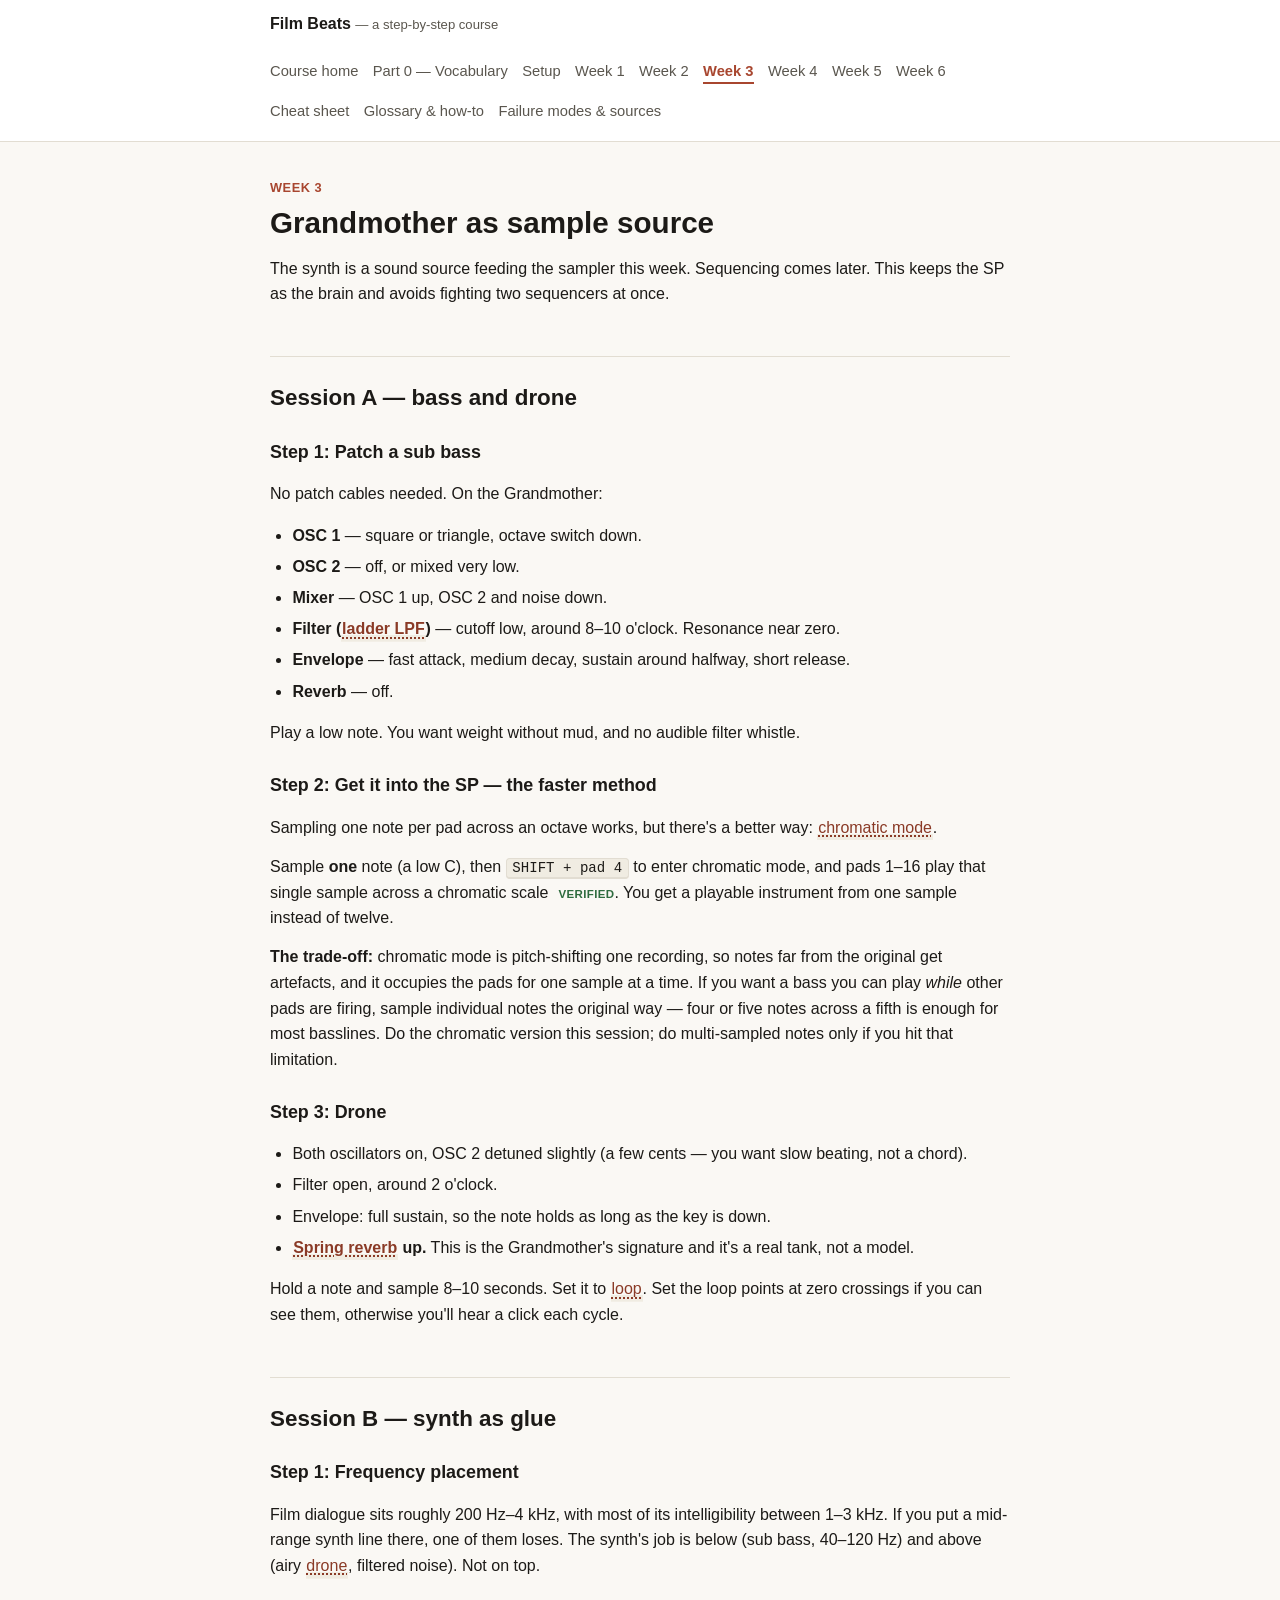
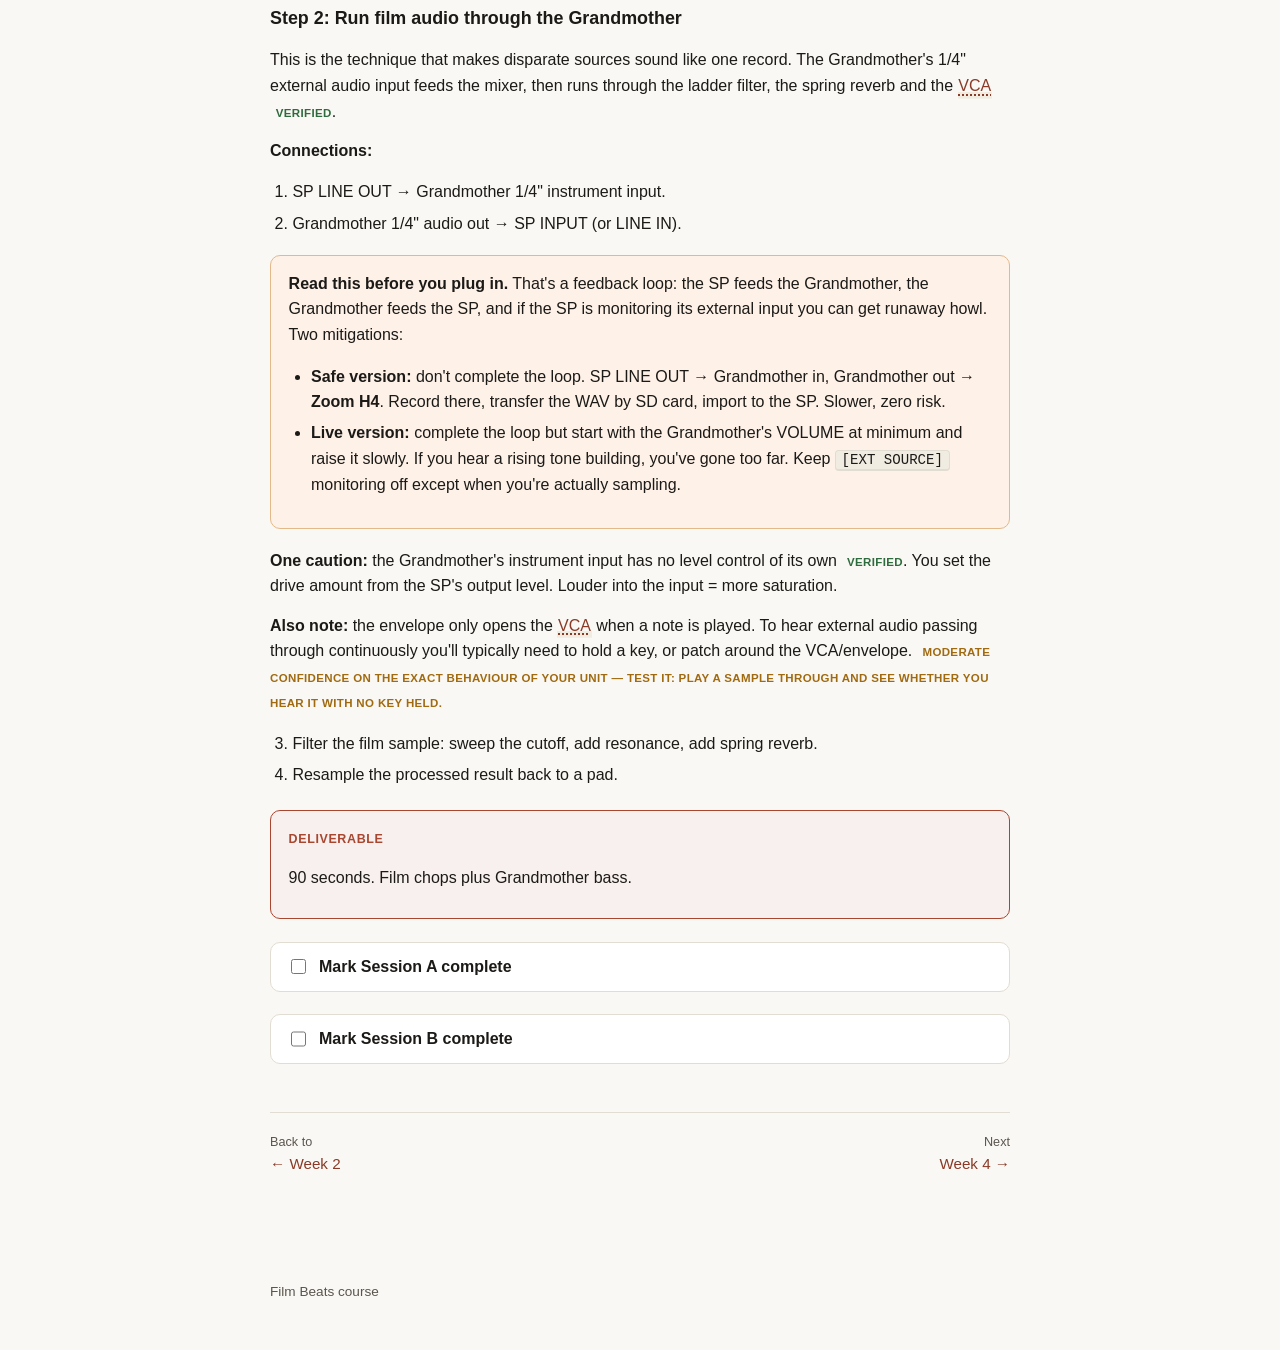
<file: film-beats-course/pages/week3.html>
<!doctype html>
<html lang="en">
<head>
<meta charset="UTF-8">
<title>Week 3 — Grandmother as sample source | Film Beats</title>
<meta name="viewport" content="width=device-width, initial-scale=1">
<link rel="stylesheet" href="../css/style.css">
<script src="../js/reference-data.js" defer></script>
<script src="../js/app.js" defer></script>
</head>
<body>
<nav id="site-nav"></nav>
<main>

<span style="color:var(--accent);font-weight:700;text-transform:uppercase;font-size:0.8em;letter-spacing:0.04em;">Week 3</span>
<h1>Grandmother as sample source</h1>
<p>The synth is a sound source feeding the sampler this week. Sequencing comes later. This keeps the SP as the brain and avoids fighting two sequencers at once.</p>

<h2>Session A — bass and drone</h2>

<h3>Step 1: Patch a sub bass</h3>
<p>No patch cables needed. On the Grandmother:</p>
<ul>
  <li><strong>OSC 1</strong> — square or triangle, octave switch down.</li>
  <li><strong>OSC 2</strong> — off, or mixed very low.</li>
  <li><strong>Mixer</strong> — OSC 1 up, OSC 2 and noise down.</li>
  <li><strong>Filter (<button class="term" data-ref="ladder-filter">ladder LPF</button>)</strong> — cutoff low, around 8–10 o'clock. Resonance near zero.</li>
  <li><strong>Envelope</strong> — fast attack, medium decay, sustain around halfway, short release.</li>
  <li><strong>Reverb</strong> — off.</li>
</ul>
<p>Play a low note. You want weight without mud, and no audible filter whistle.</p>

<h3>Step 2: Get it into the SP — the faster method</h3>
<p>Sampling one note per pad across an octave works, but there's a better way: <button class="term" data-ref="chromatic-mode">chromatic mode</button>.</p>
<p>Sample <strong>one</strong> note (a low C), then <kbd>SHIFT + pad 4</kbd> to enter chromatic mode, and pads 1–16 play that single sample across a chromatic scale <span class="conf-tag verified">verified</span>. You get a playable instrument from one sample instead of twelve.</p>
<p><strong>The trade-off:</strong> chromatic mode is pitch-shifting one recording, so notes far from the original get artefacts, and it occupies the pads for one sample at a time. If you want a bass you can play <em>while</em> other pads are firing, sample individual notes the original way — four or five notes across a fifth is enough for most basslines. Do the chromatic version this session; do multi-sampled notes only if you hit that limitation.</p>

<h3>Step 3: Drone</h3>
<ul>
  <li>Both oscillators on, OSC 2 detuned slightly (a few cents — you want slow beating, not a chord).</li>
  <li>Filter open, around 2 o'clock.</li>
  <li>Envelope: full sustain, so the note holds as long as the key is down.</li>
  <li><strong><button class="term" data-ref="spring-reverb">Spring reverb</button> up.</strong> This is the Grandmother's signature and it's a real tank, not a model.</li>
</ul>
<p>Hold a note and sample 8–10 seconds. Set it to <button class="term" data-ref="loop-mode">loop</button>. Set the loop points at zero crossings if you can see them, otherwise you'll hear a click each cycle.</p>

<h2>Session B — synth as glue</h2>

<h3>Step 1: Frequency placement</h3>
<p>Film dialogue sits roughly 200 Hz–4 kHz, with most of its intelligibility between 1–3 kHz. If you put a mid-range synth line there, one of them loses. The synth's job is below (sub bass, 40–120 Hz) and above (airy <button class="term" data-ref="drone">drone</button>, filtered noise). Not on top.</p>

<h3>Step 2: Run film audio through the Grandmother</h3>
<p>This is the technique that makes disparate sources sound like one record. The Grandmother's 1/4" external audio input feeds the mixer, then runs through the ladder filter, the spring reverb and the <button class="term" data-ref="vca">VCA</button> <span class="conf-tag verified">verified</span>.</p>

<p><strong>Connections:</strong></p>
<ol>
  <li>SP LINE OUT &rarr; Grandmother 1/4" instrument input.</li>
  <li>Grandmother 1/4" audio out &rarr; SP INPUT (or LINE IN).</li>
</ol>

<div class="warn">
  <strong>Read this before you plug in.</strong> That's a feedback loop: the SP feeds the Grandmother, the Grandmother feeds the SP, and if the SP is monitoring its external input you can get runaway howl. Two mitigations:
  <ul>
    <li><strong>Safe version:</strong> don't complete the loop. SP LINE OUT &rarr; Grandmother in, Grandmother out &rarr; <strong>Zoom H4</strong>. Record there, transfer the WAV by SD card, import to the SP. Slower, zero risk.</li>
    <li><strong>Live version:</strong> complete the loop but start with the Grandmother's VOLUME at minimum and raise it slowly. If you hear a rising tone building, you've gone too far. Keep <kbd>[EXT SOURCE]</kbd> monitoring off except when you're actually sampling.</li>
  </ul>
</div>

<p><strong>One caution:</strong> the Grandmother's instrument input has no level control of its own <span class="conf-tag verified">verified</span>. You set the drive amount from the SP's output level. Louder into the input = more saturation.</p>

<p><strong>Also note:</strong> the envelope only opens the <button class="term" data-ref="vca">VCA</button> when a note is played. To hear external audio passing through continuously you'll typically need to hold a key, or patch around the VCA/envelope. <span class="conf-tag moderate">moderate confidence on the exact behaviour of your unit — test it: play a sample through and see whether you hear it with no key held.</span></p>

<ol start="3">
  <li>Filter the film sample: sweep the cutoff, add resonance, add spring reverb.</li>
  <li>Resample the processed result back to a pad.</li>
</ol>

<div class="deliverable">
  <strong class="label">Deliverable</strong>
  <p>90 seconds. Film chops plus Grandmother bass.</p>
</div>

<div class="session-check">
  <input type="checkbox" id="w3a" data-progress-id="week3-a">
  <label for="w3a">Mark Session A complete</label>
</div>
<div class="session-check">
  <input type="checkbox" id="w3b" data-progress-id="week3-b">
  <label for="w3b">Mark Session B complete</label>
</div>

<div class="page-nav">
  <a class="prev" href="week2.html"><small>Back to</small>&larr; Week 2</a>
  <a class="next" href="week4.html"><small>Next</small>Week 4 &rarr;</a>
</div>

</main>
<footer class="site-footer">Film Beats course</footer>
</body>
</html>
</file>
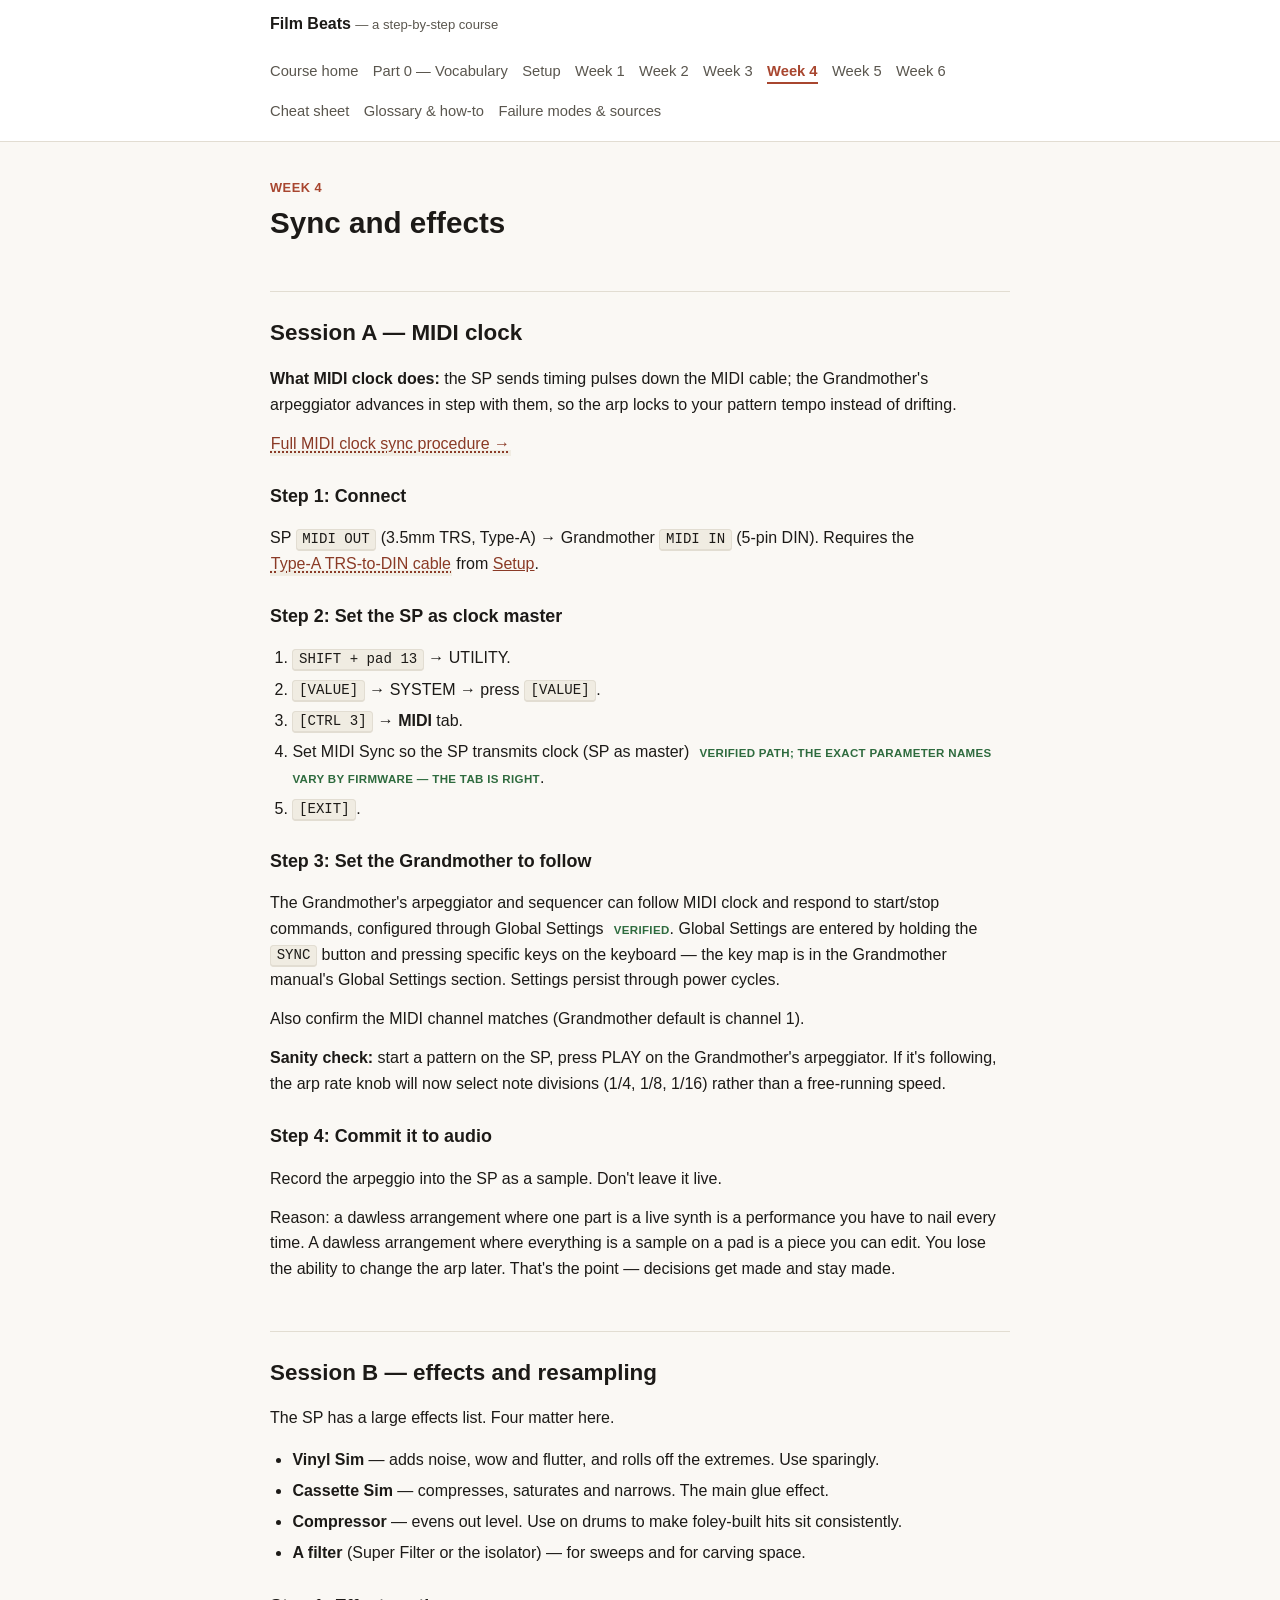
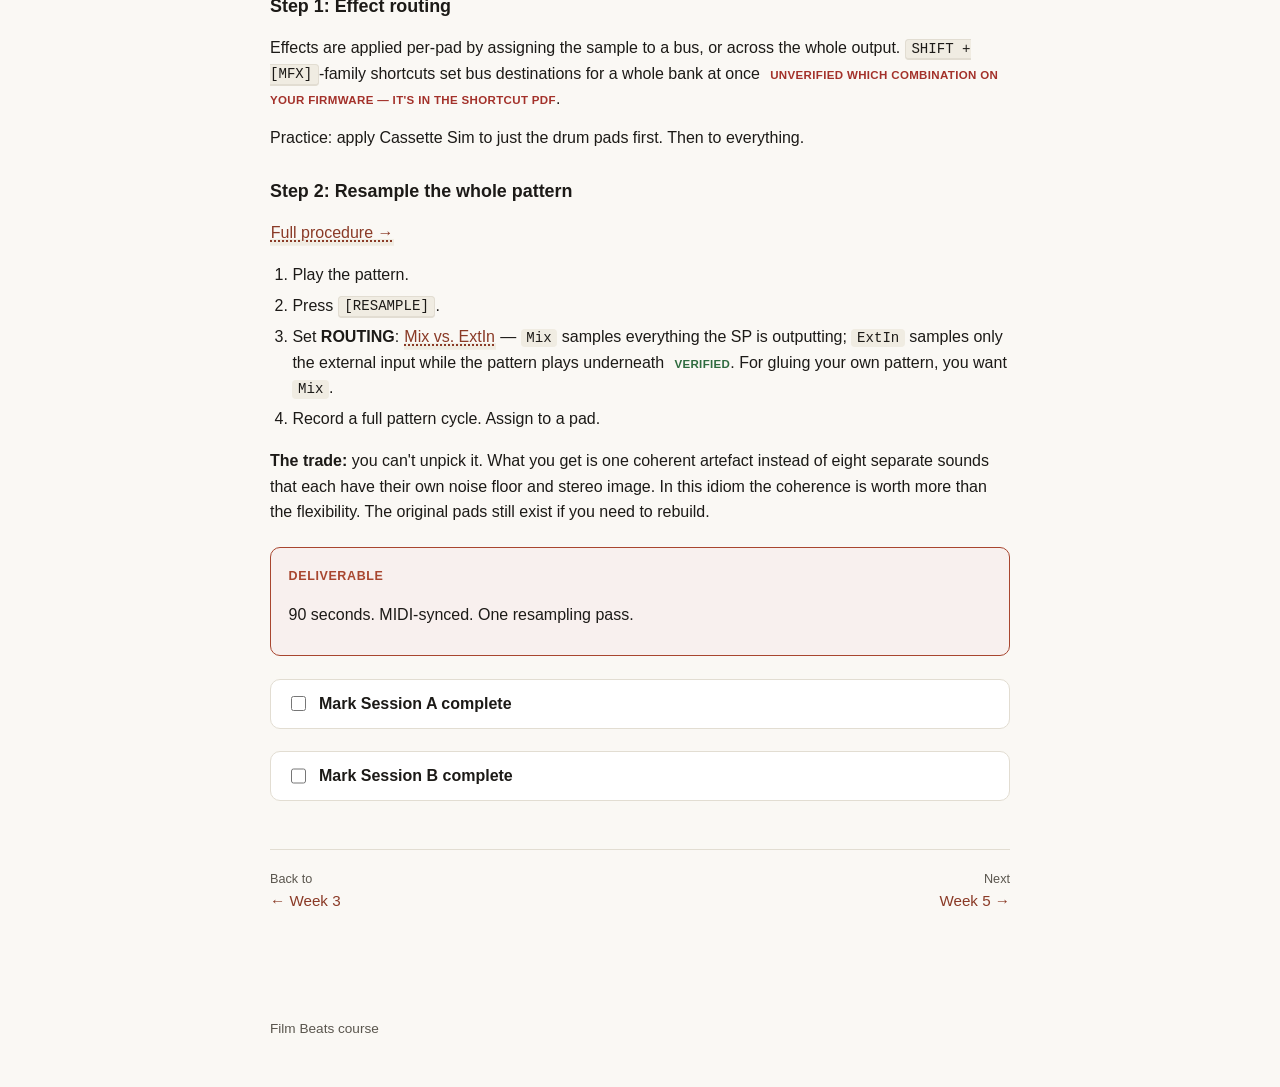
<file: film-beats-course/pages/week4.html>
<!doctype html>
<html lang="en">
<head>
<meta charset="UTF-8">
<title>Week 4 — Sync and effects | Film Beats</title>
<meta name="viewport" content="width=device-width, initial-scale=1">
<link rel="stylesheet" href="../css/style.css">
<script src="../js/reference-data.js" defer></script>
<script src="../js/app.js" defer></script>
</head>
<body>
<nav id="site-nav"></nav>
<main>

<span style="color:var(--accent);font-weight:700;text-transform:uppercase;font-size:0.8em;letter-spacing:0.04em;">Week 4</span>
<h1>Sync and effects</h1>

<h2>Session A — MIDI clock</h2>
<p><strong>What MIDI clock does:</strong> the SP sends timing pulses down the MIDI cable; the Grandmother's arpeggiator advances in step with them, so the arp locks to your pattern tempo instead of drifting.</p>
<p><button class="term" data-ref="midi-clock">Full MIDI clock sync procedure &rarr;</button></p>

<h3>Step 1: Connect</h3>
<p>SP <kbd>MIDI OUT</kbd> (3.5mm TRS, Type-A) &rarr; Grandmother <kbd>MIDI IN</kbd> (5-pin DIN). Requires the <button class="term" data-ref="trs-din-cable">Type-A TRS-to-DIN cable</button> from <a href="setup.html">Setup</a>.</p>

<h3>Step 2: Set the SP as clock master</h3>
<ol>
  <li><kbd>SHIFT + pad 13</kbd> &rarr; UTILITY.</li>
  <li><kbd>[VALUE]</kbd> &rarr; SYSTEM &rarr; press <kbd>[VALUE]</kbd>.</li>
  <li><kbd>[CTRL 3]</kbd> &rarr; <strong>MIDI</strong> tab.</li>
  <li>Set MIDI Sync so the SP transmits clock (SP as master) <span class="conf-tag verified">verified path; the exact parameter names vary by firmware — the tab is right</span>.</li>
  <li><kbd>[EXIT]</kbd>.</li>
</ol>

<h3>Step 3: Set the Grandmother to follow</h3>
<p>The Grandmother's arpeggiator and sequencer can follow MIDI clock and respond to start/stop commands, configured through Global Settings <span class="conf-tag verified">verified</span>. Global Settings are entered by holding the <kbd>SYNC</kbd> button and pressing specific keys on the keyboard — the key map is in the Grandmother manual's Global Settings section. Settings persist through power cycles.</p>
<p>Also confirm the MIDI channel matches (Grandmother default is channel 1).</p>
<p><strong>Sanity check:</strong> start a pattern on the SP, press PLAY on the Grandmother's arpeggiator. If it's following, the arp rate knob will now select note divisions (1/4, 1/8, 1/16) rather than a free-running speed.</p>

<h3>Step 4: Commit it to audio</h3>
<p>Record the arpeggio into the SP as a sample. Don't leave it live.</p>
<p>Reason: a dawless arrangement where one part is a live synth is a performance you have to nail every time. A dawless arrangement where everything is a sample on a pad is a piece you can edit. You lose the ability to change the arp later. That's the point — decisions get made and stay made.</p>

<h2>Session B — effects and resampling</h2>
<p>The SP has a large effects list. Four matter here.</p>
<ul>
  <li><strong>Vinyl Sim</strong> — adds noise, wow and flutter, and rolls off the extremes. Use sparingly.</li>
  <li><strong>Cassette Sim</strong> — compresses, saturates and narrows. The main glue effect.</li>
  <li><strong>Compressor</strong> — evens out level. Use on drums to make foley-built hits sit consistently.</li>
  <li><strong>A filter</strong> (Super Filter or the isolator) — for sweeps and for carving space.</li>
</ul>

<h3>Step 1: Effect routing</h3>
<p>Effects are applied per-pad by assigning the sample to a bus, or across the whole output. <kbd>SHIFT + [MFX]</kbd>-family shortcuts set bus destinations for a whole bank at once <span class="conf-tag unverified">unverified which combination on your firmware — it's in the shortcut PDF</span>.</p>
<p>Practice: apply Cassette Sim to just the drum pads first. Then to everything.</p>

<h3>Step 2: Resample the whole pattern</h3>
<button class="term" data-ref="resample-pattern">Full procedure &rarr;</button>
<ol>
  <li>Play the pattern.</li>
  <li>Press <kbd>[RESAMPLE]</kbd>.</li>
  <li>Set <strong>ROUTING</strong>: <button class="term" data-ref="resample-routing">Mix vs. ExtIn</button> — <code>Mix</code> samples everything the SP is outputting; <code>ExtIn</code> samples only the external input while the pattern plays underneath <span class="conf-tag verified">verified</span>. For gluing your own pattern, you want <code>Mix</code>.</li>
  <li>Record a full pattern cycle. Assign to a pad.</li>
</ol>
<p><strong>The trade:</strong> you can't unpick it. What you get is one coherent artefact instead of eight separate sounds that each have their own noise floor and stereo image. In this idiom the coherence is worth more than the flexibility. The original pads still exist if you need to rebuild.</p>

<div class="deliverable">
  <strong class="label">Deliverable</strong>
  <p>90 seconds. MIDI-synced. One resampling pass.</p>
</div>

<div class="session-check">
  <input type="checkbox" id="w4a" data-progress-id="week4-a">
  <label for="w4a">Mark Session A complete</label>
</div>
<div class="session-check">
  <input type="checkbox" id="w4b" data-progress-id="week4-b">
  <label for="w4b">Mark Session B complete</label>
</div>

<div class="page-nav">
  <a class="prev" href="week3.html"><small>Back to</small>&larr; Week 3</a>
  <a class="next" href="week5.html"><small>Next</small>Week 5 &rarr;</a>
</div>

</main>
<footer class="site-footer">Film Beats course</footer>
</body>
</html>
</file>
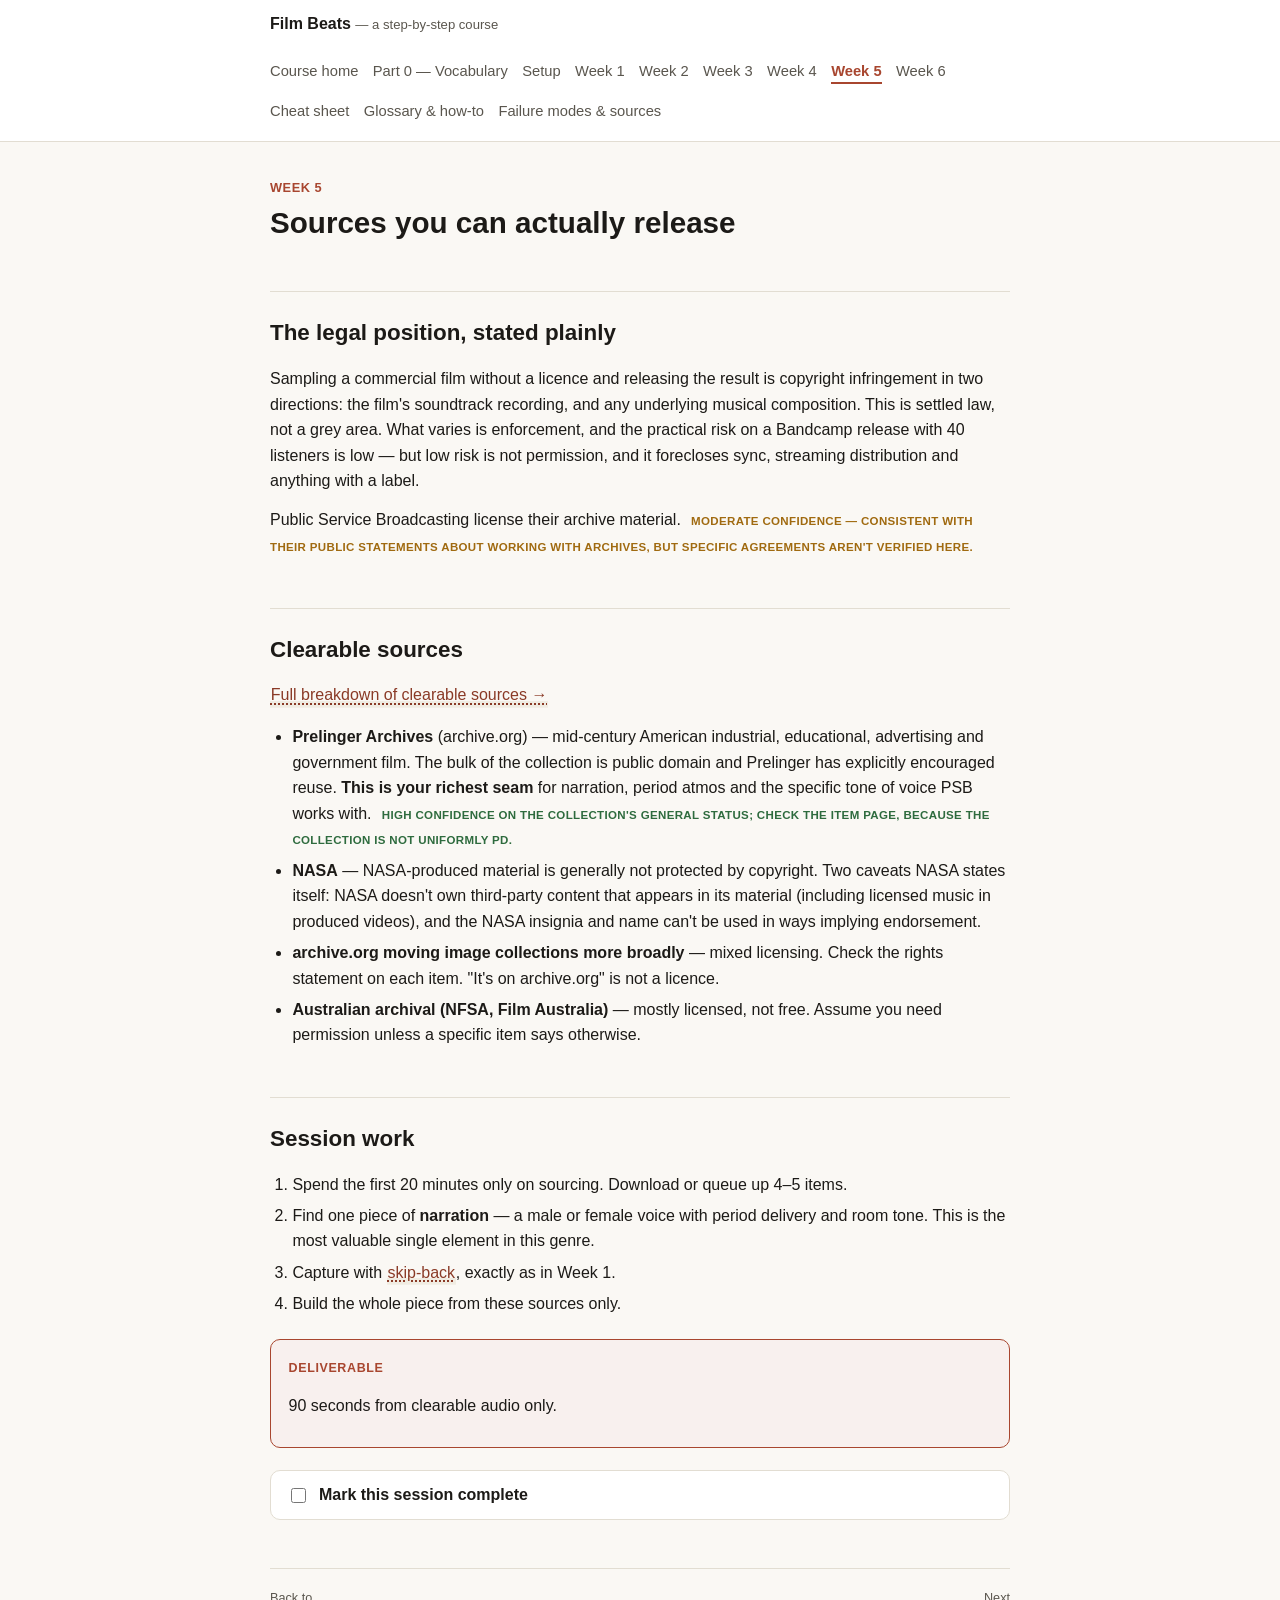
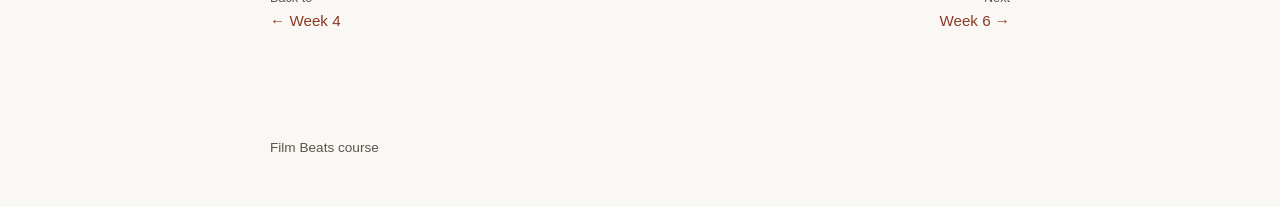
<file: film-beats-course/pages/week5.html>
<!doctype html>
<html lang="en">
<head>
<meta charset="UTF-8">
<title>Week 5 — Sources you can actually release | Film Beats</title>
<meta name="viewport" content="width=device-width, initial-scale=1">
<link rel="stylesheet" href="../css/style.css">
<script src="../js/reference-data.js" defer></script>
<script src="../js/app.js" defer></script>
</head>
<body>
<nav id="site-nav"></nav>
<main>

<span style="color:var(--accent);font-weight:700;text-transform:uppercase;font-size:0.8em;letter-spacing:0.04em;">Week 5</span>
<h1>Sources you can actually release</h1>

<h2>The legal position, stated plainly</h2>
<p>Sampling a commercial film without a licence and releasing the result is copyright infringement in two directions: the film's soundtrack recording, and any underlying musical composition. This is settled law, not a grey area. What varies is enforcement, and the practical risk on a Bandcamp release with 40 listeners is low — but low risk is not permission, and it forecloses sync, streaming distribution and anything with a label.</p>
<p>Public Service Broadcasting license their archive material. <span class="conf-tag moderate">moderate confidence — consistent with their public statements about working with archives, but specific agreements aren't verified here.</span></p>

<h2>Clearable sources</h2>
<button class="term" data-ref="public-domain">Full breakdown of clearable sources &rarr;</button>
<ul>
  <li><strong>Prelinger Archives</strong> (archive.org) — mid-century American industrial, educational, advertising and government film. The bulk of the collection is public domain and Prelinger has explicitly encouraged reuse. <strong>This is your richest seam</strong> for narration, period atmos and the specific tone of voice PSB works with. <span class="conf-tag verified">high confidence on the collection's general status; check the item page, because the collection is not uniformly PD.</span></li>
  <li><strong>NASA</strong> — NASA-produced material is generally not protected by copyright. Two caveats NASA states itself: NASA doesn't own third-party content that appears in its material (including licensed music in produced videos), and the NASA insignia and name can't be used in ways implying endorsement.</li>
  <li><strong>archive.org moving image collections more broadly</strong> — mixed licensing. Check the rights statement on each item. "It's on archive.org" is not a licence.</li>
  <li><strong>Australian archival (NFSA, Film Australia)</strong> — mostly licensed, not free. Assume you need permission unless a specific item says otherwise.</li>
</ul>

<h2>Session work</h2>
<ol>
  <li>Spend the first 20 minutes only on sourcing. Download or queue up 4–5 items.</li>
  <li>Find one piece of <strong>narration</strong> — a male or female voice with period delivery and room tone. This is the most valuable single element in this genre.</li>
  <li>Capture with <button class="term" data-ref="skip-back">skip-back</button>, exactly as in Week 1.</li>
  <li>Build the whole piece from these sources only.</li>
</ol>

<div class="deliverable">
  <strong class="label">Deliverable</strong>
  <p>90 seconds from clearable audio only.</p>
</div>

<div class="session-check">
  <input type="checkbox" id="w5" data-progress-id="week5">
  <label for="w5">Mark this session complete</label>
</div>

<div class="page-nav">
  <a class="prev" href="week4.html"><small>Back to</small>&larr; Week 4</a>
  <a class="next" href="week6.html"><small>Next</small>Week 6 &rarr;</a>
</div>

</main>
<footer class="site-footer">Film Beats course</footer>
</body>
</html>
</file>
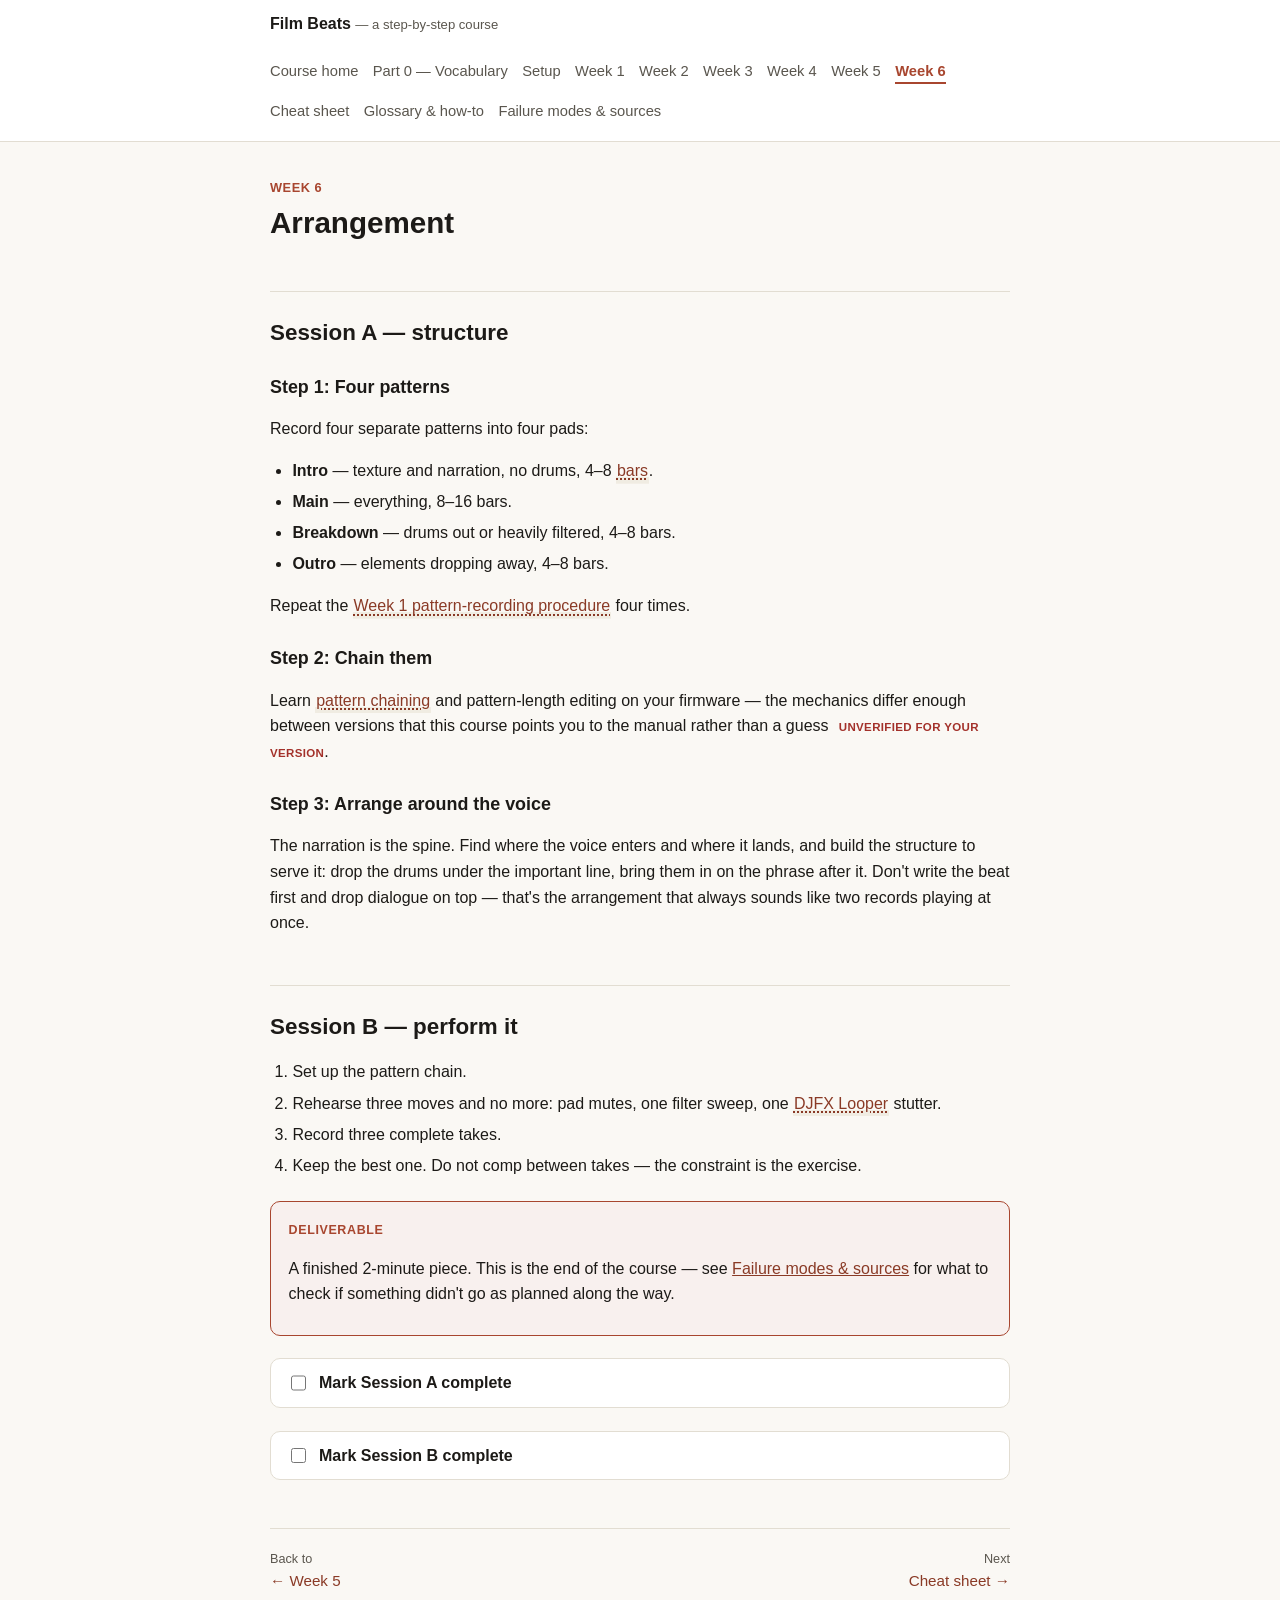
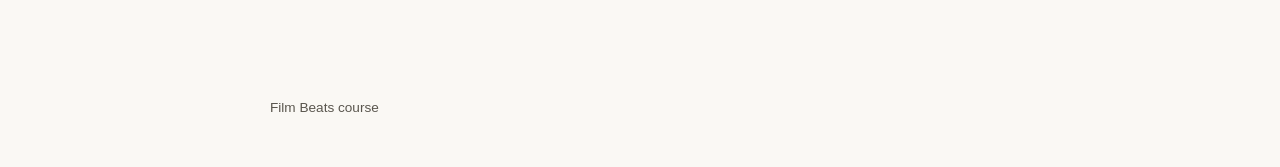
<file: film-beats-course/pages/week6.html>
<!doctype html>
<html lang="en">
<head>
<meta charset="UTF-8">
<title>Week 6 — Arrangement | Film Beats</title>
<meta name="viewport" content="width=device-width, initial-scale=1">
<link rel="stylesheet" href="../css/style.css">
<script src="../js/reference-data.js" defer></script>
<script src="../js/app.js" defer></script>
</head>
<body>
<nav id="site-nav"></nav>
<main>

<span style="color:var(--accent);font-weight:700;text-transform:uppercase;font-size:0.8em;letter-spacing:0.04em;">Week 6</span>
<h1>Arrangement</h1>

<h2>Session A — structure</h2>

<h3>Step 1: Four patterns</h3>
<p>Record four separate patterns into four pads:</p>
<ul>
  <li><strong>Intro</strong> — texture and narration, no drums, 4–8 <button class="term" data-ref="bar">bars</button>.</li>
  <li><strong>Main</strong> — everything, 8–16 bars.</li>
  <li><strong>Breakdown</strong> — drums out or heavily filtered, 4–8 bars.</li>
  <li><strong>Outro</strong> — elements dropping away, 4–8 bars.</li>
</ul>
<p>Repeat the <button class="term" data-ref="pattern-record">Week 1 pattern-recording procedure</button> four times.</p>

<h3>Step 2: Chain them</h3>
<p>Learn <button class="term" data-ref="pattern-chaining">pattern chaining</button> and pattern-length editing on your firmware — the mechanics differ enough between versions that this course points you to the manual rather than a guess <span class="conf-tag unverified">unverified for your version</span>.</p>

<h3>Step 3: Arrange around the voice</h3>
<p>The narration is the spine. Find where the voice enters and where it lands, and build the structure to serve it: drop the drums under the important line, bring them in on the phrase after it. Don't write the beat first and drop dialogue on top — that's the arrangement that always sounds like two records playing at once.</p>

<h2>Session B — perform it</h2>
<ol>
  <li>Set up the pattern chain.</li>
  <li>Rehearse three moves and no more: pad mutes, one filter sweep, one <button class="term" data-ref="djfx-looper">DJFX Looper</button> stutter.</li>
  <li>Record three complete takes.</li>
  <li>Keep the best one. Do not comp between takes — the constraint is the exercise.</li>
</ol>

<div class="deliverable">
  <strong class="label">Deliverable</strong>
  <p>A finished 2-minute piece. This is the end of the course — see <a href="notes.html">Failure modes &amp; sources</a> for what to check if something didn't go as planned along the way.</p>
</div>

<div class="session-check">
  <input type="checkbox" id="w6a" data-progress-id="week6-a">
  <label for="w6a">Mark Session A complete</label>
</div>
<div class="session-check">
  <input type="checkbox" id="w6b" data-progress-id="week6-b">
  <label for="w6b">Mark Session B complete</label>
</div>

<div class="page-nav">
  <a class="prev" href="week5.html"><small>Back to</small>&larr; Week 5</a>
  <a class="next" href="cheatsheet.html"><small>Next</small>Cheat sheet &rarr;</a>
</div>

</main>
<footer class="site-footer">Film Beats course</footer>
</body>
</html>
</file>
<file: film-beats-course/css/style.css>
:root {
  color-scheme: light dark;
  --bg: #faf8f4;
  --bg-raised: #ffffff;
  --text: #1c1a17;
  --text-dim: #5a564e;
  --border: #e2ddd2;
  --accent: #a8462f;
  --accent-ink: #ffffff;
  --link: #8a3a26;
  --code-bg: #f0ece2;
  --verified: #2e6b3e;
  --moderate: #a06a10;
  --unverified: #a3312a;
  --warn-bg: #fdf1e8;
  --warn-border: #e3b98a;
  --shadow: 0 12px 32px rgba(30, 20, 10, 0.18);
  --radius: 10px;
  --max-w: 780px;
}

@media (prefers-color-scheme: dark) {
  :root {
    --bg: #1a1815;
    --bg-raised: #24211d;
    --text: #ece7dd;
    --text-dim: #b3ab9c;
    --border: #3a352c;
    --accent: #e0714f;
    --accent-ink: #1a1815;
    --link: #f0916b;
    --code-bg: #2c2820;
    --verified: #6fca84;
    --moderate: #e0b04a;
    --unverified: #ee7267;
    --warn-bg: #2c2117;
    --warn-border: #6b4a2a;
    --shadow: 0 12px 32px rgba(0, 0, 0, 0.45);
  }
}

* { box-sizing: border-box; }

html { scroll-behavior: smooth; }

body {
  margin: 0;
  background: var(--bg);
  color: var(--text);
  font: 16px/1.6 -apple-system, BlinkMacSystemFont, "Segoe UI", Roboto, Helvetica, Arial, sans-serif;
}

a { color: var(--link); }

main {
  max-width: var(--max-w);
  margin: 0 auto;
  padding: 2rem 1.25rem 5rem;
}

h1, h2, h3, h4 {
  line-height: 1.25;
  font-weight: 700;
}

h1 { font-size: 1.85rem; margin: 0.2em 0 0.4em; }
h2 { font-size: 1.4rem; margin-top: 2.2em; border-top: 1px solid var(--border); padding-top: 1.2em; }
h3 { font-size: 1.12rem; margin-top: 1.6em; }

p { margin: 0.85em 0; }

ul, ol { padding-left: 1.4em; }
li { margin: 0.35em 0; }

code, kbd {
  font-family: ui-monospace, SFMono-Regular, Menlo, Consolas, monospace;
  font-size: 0.88em;
  background: var(--code-bg);
  border-radius: 4px;
  padding: 0.1em 0.4em;
}

kbd {
  border: 1px solid var(--border);
  border-bottom-width: 2px;
}

table {
  width: 100%;
  border-collapse: collapse;
  margin: 1em 0;
  font-size: 0.94em;
}

caption { text-align: left; color: var(--text-dim); margin-bottom: 0.4em; }

th, td {
  border: 1px solid var(--border);
  padding: 0.45em 0.65em;
  text-align: left;
}

th { background: var(--code-bg); }

.table-scroll { overflow-x: auto; }

blockquote {
  margin: 1em 0;
  padding: 0.2em 1em;
  border-left: 3px solid var(--accent);
  color: var(--text-dim);
}

hr { border: none; border-top: 1px solid var(--border); margin: 2em 0; }

/* ---------- Nav ---------- */
#site-nav {
  position: sticky;
  top: 0;
  z-index: 20;
  background: var(--bg-raised);
  border-bottom: 1px solid var(--border);
}

.nav-inner {
  max-width: var(--max-w);
  margin: 0 auto;
  padding: 0.7rem 1.25rem;
  display: flex;
  align-items: center;
  gap: 1rem;
  flex-wrap: wrap;
}

.brand {
  font-weight: 800;
  text-decoration: none;
  color: var(--text);
  white-space: nowrap;
}

.brand span {
  font-weight: 400;
  color: var(--text-dim);
  font-size: 0.82em;
}

.nav-toggle {
  display: none;
  margin-left: auto;
  background: var(--code-bg);
  border: 1px solid var(--border);
  color: var(--text);
  border-radius: 6px;
  padding: 0.35em 0.7em;
  font-size: 0.9em;
}

#nav-list {
  list-style: none;
  display: flex;
  flex-wrap: wrap;
  gap: 0.2rem 0.9rem;
  margin: 0;
  padding: 0;
  margin-left: auto;
}

#nav-list a {
  text-decoration: none;
  color: var(--text-dim);
  font-size: 0.92em;
  padding: 0.2em 0;
  border-bottom: 2px solid transparent;
}

#nav-list a:hover { color: var(--text); }

#nav-list a.current {
  color: var(--accent);
  border-bottom-color: var(--accent);
  font-weight: 600;
}

@media (max-width: 720px) {
  .nav-toggle { display: inline-block; }
  #nav-list {
    display: none;
    width: 100%;
    flex-direction: column;
    gap: 0.6rem;
    padding-top: 0.6rem;
  }
  #nav-list.open { display: flex; }
}

/* ---------- Term / how-to inline buttons ---------- */
button.term {
  font: inherit;
  color: var(--link);
  background: linear-gradient(var(--code-bg), var(--code-bg)) no-repeat left bottom / 100% 0.42em;
  border: none;
  padding: 0 0.05em;
  cursor: pointer;
  text-decoration: underline dotted 1.5px;
  text-underline-offset: 3px;
}

button.term:hover { background-size: 100% 100%; color: var(--accent-ink); }
button.term:focus-visible { outline: 2px solid var(--accent); outline-offset: 2px; border-radius: 3px; }

/* ---------- Modal ---------- */
.modal-backdrop {
  position: fixed;
  inset: 0;
  background: rgba(10, 8, 5, 0.5);
  display: flex;
  align-items: flex-start;
  justify-content: center;
  padding: 6vh 1rem;
  z-index: 100;
  overflow-y: auto;
}

.modal-backdrop[hidden] { display: none; }

.modal {
  background: var(--bg-raised);
  border-radius: var(--radius);
  box-shadow: var(--shadow);
  max-width: 560px;
  width: 100%;
  padding: 1.5rem 1.5rem 1.2rem;
  position: relative;
}

.modal-close {
  position: absolute;
  top: 0.7rem;
  right: 0.8rem;
  background: none;
  border: none;
  font-size: 1.6rem;
  line-height: 1;
  color: var(--text-dim);
  cursor: pointer;
}

.modal-kicker { display: flex; gap: 0.5em; margin-bottom: 0.5em; }
.modal h3 { margin-top: 0; padding-right: 1.5em; }
.modal-body :first-child { margin-top: 0; }
.modal-body table { font-size: 0.88em; }
.modal-footer { font-size: 0.9em; }

/* ---------- Badges ---------- */
.badge {
  display: inline-block;
  font-size: 0.72rem;
  font-weight: 700;
  text-transform: uppercase;
  letter-spacing: 0.04em;
  padding: 0.18em 0.55em;
  border-radius: 999px;
  background: var(--code-bg);
  color: var(--text-dim);
}

.badge-howto { background: #e6e0d2; color: #4a3d1f; }
@media (prefers-color-scheme: dark) { .badge-howto { background: #3a3220; color: #e0c98a; } }

.badge-conf-verified { color: var(--verified); }
.badge-conf-moderate { color: var(--moderate); }
.badge-conf-unverified { color: var(--unverified); }

.conf-tag {
  font-size: 0.72rem;
  font-weight: 700;
  text-transform: uppercase;
  letter-spacing: 0.03em;
  margin-left: 0.5em;
}
.conf-tag.verified { color: var(--verified); }
.conf-tag.moderate { color: var(--moderate); }
.conf-tag.unverified { color: var(--unverified); }

/* ---------- Warn / callout boxes ---------- */
.warn, .callout {
  background: var(--warn-bg);
  border: 1px solid var(--warn-border);
  border-radius: var(--radius);
  padding: 0.9em 1.1em;
  margin: 1.2em 0;
}

.callout.tip {
  background: var(--code-bg);
  border-color: var(--border);
}

/* ---------- Deliverable box ---------- */
.deliverable {
  border: 1.5px solid var(--accent);
  border-radius: var(--radius);
  padding: 0.9em 1.1em;
  margin: 1.4em 0;
  background: color-mix(in srgb, var(--accent) 8%, var(--bg-raised));
}

.deliverable strong.label {
  color: var(--accent);
  text-transform: uppercase;
  font-size: 0.78em;
  letter-spacing: 0.05em;
}

/* ---------- Progress checkbox rows ---------- */
.session-check {
  display: flex;
  align-items: center;
  gap: 0.6em;
  background: var(--bg-raised);
  border: 1px solid var(--border);
  border-radius: var(--radius);
  padding: 0.7em 1em;
  margin: 1.4em 0;
}

.session-check input { width: 1.15em; height: 1.15em; }
.session-check label { font-weight: 600; cursor: pointer; }

/* ---------- Progress bar ---------- */
.progress-bar {
  background: var(--code-bg);
  border-radius: 999px;
  height: 12px;
  overflow: hidden;
  border: 1px solid var(--border);
}

.progress-fill {
  background: var(--accent);
  height: 100%;
  transition: width 0.3s ease;
}

.progress-label { color: var(--text-dim); font-size: 0.9em; margin-top: 0.5em; }

/* ---------- Week index cards ---------- */
.week-grid {
  display: grid;
  grid-template-columns: repeat(auto-fill, minmax(220px, 1fr));
  gap: 0.9rem;
  margin: 1.4rem 0;
}

.week-card {
  display: block;
  text-decoration: none;
  background: var(--bg-raised);
  border: 1px solid var(--border);
  border-radius: var(--radius);
  padding: 1rem 1.1rem;
  color: var(--text);
  transition: border-color 0.15s ease, transform 0.15s ease;
}

.week-card:hover { border-color: var(--accent); transform: translateY(-1px); }
.week-card .eyebrow { color: var(--accent); font-size: 0.78em; font-weight: 700; text-transform: uppercase; letter-spacing: 0.04em; }
.week-card h3 { margin: 0.25em 0 0.2em; font-size: 1.05rem; }
.week-card p { margin: 0; color: var(--text-dim); font-size: 0.9em; }

/* ---------- Prev/next page nav ---------- */
.page-nav {
  display: flex;
  justify-content: space-between;
  gap: 1rem;
  margin-top: 3rem;
  padding-top: 1.2rem;
  border-top: 1px solid var(--border);
  font-size: 0.95em;
}

.page-nav a { text-decoration: none; }
.page-nav .next { text-align: right; margin-left: auto; }
.page-nav small { display: block; color: var(--text-dim); font-weight: 400; }

/* ---------- Reference (glossary) page ---------- */
.ref-search {
  width: 100%;
  padding: 0.6em 0.8em;
  font: inherit;
  border: 1px solid var(--border);
  border-radius: var(--radius);
  background: var(--bg-raised);
  color: var(--text);
  margin-bottom: 1rem;
}

.ref-filters {
  display: flex;
  gap: 0.5em;
  margin-bottom: 1.2rem;
  flex-wrap: wrap;
}

.ref-filters button {
  font: inherit;
  font-size: 0.85em;
  border: 1px solid var(--border);
  background: var(--bg-raised);
  color: var(--text-dim);
  border-radius: 999px;
  padding: 0.3em 0.9em;
  cursor: pointer;
}

.ref-filters button.active {
  background: var(--accent);
  color: var(--accent-ink);
  border-color: var(--accent);
}

.ref-entry {
  border: 1px solid var(--border);
  border-radius: var(--radius);
  padding: 1rem 1.2rem;
  margin-bottom: 0.9rem;
  background: var(--bg-raised);
  scroll-margin-top: 5rem;
}

.ref-entry:target { border-color: var(--accent); }
.ref-entry h3 { margin-top: 0; }
.ref-entry .modal-kicker { margin-bottom: 0.6em; }

/* ---------- Footer ---------- */
footer.site-footer {
  max-width: var(--max-w);
  margin: 0 auto;
  padding: 1.5rem 1.25rem 3rem;
  color: var(--text-dim);
  font-size: 0.85em;
}
</file>
